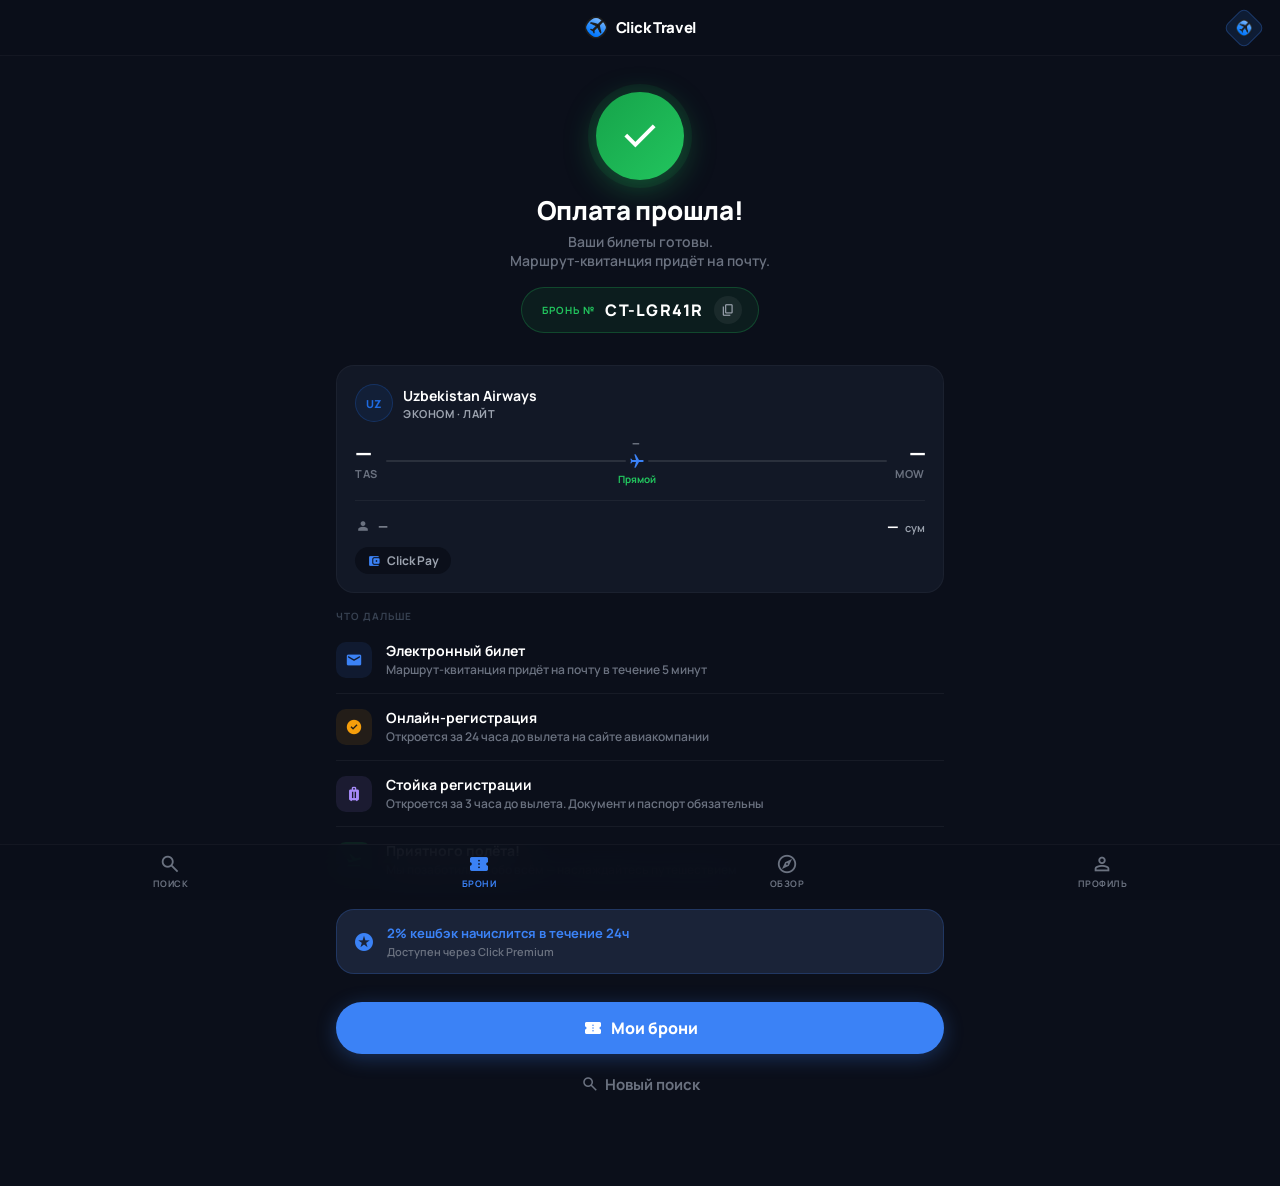
<file: confirmation.html>
<!DOCTYPE html>
<html class="dark" lang="ru">
<head>
<meta charset="utf-8"/>
<meta content="width=device-width, initial-scale=1.0, viewport-fit=cover" name="viewport"/>
<title>Click Travel — Бронирование подтверждено</title>
<link rel="stylesheet" href="design-tokens.css"/>
<link href="https://fonts.googleapis.com/css2?family=Manrope:wght@400;600;700;800&display=swap" rel="stylesheet"/>
<link href="https://fonts.googleapis.com/css2?family=Material+Symbols+Outlined:wght,FILL@100..700,0..1&display=swap" rel="stylesheet"/>
<style>
  * { box-sizing: border-box; margin: 0; padding: 0; }
  html { overflow-y: auto; -webkit-overflow-scrolling: touch; }
  body {
    font-family: var(--font);
    background: var(--c-bg);
    color: var(--c-text);
    min-height: 100dvh;
    padding-bottom: calc(76px + env(safe-area-inset-bottom));
    -webkit-tap-highlight-color: transparent;
  }
  .material-symbols-outlined {
    font-variation-settings: 'FILL' 0, 'wght' 400, 'GRAD' 0, 'opsz' 24;
    display: inline-block; line-height: 1;
  }

  /* ── Hero animations ── */
  @keyframes bounceIn {
    0%   { transform: scale(0.4); opacity: 0; }
    55%  { transform: scale(1.15); opacity: 1; }
    75%  { transform: scale(0.93); }
    100% { transform: scale(1); }
  }
  @keyframes pulseFade {
    0%   { transform: scale(1);   opacity: 0.5; }
    100% { transform: scale(2.2); opacity: 0; }
  }
  @keyframes slideUp {
    from { transform: translateY(20px); opacity: 0; }
    to   { transform: translateY(0);    opacity: 1; }
  }
  @keyframes fadeIn {
    from { opacity: 0; }
    to   { opacity: 1; }
  }

  .check-wrap {
    position: relative;
    width: 88px;
    height: 88px;
    margin: 0 auto;
    animation: bounceIn 0.55s cubic-bezier(0.34,1.56,0.64,1) both;
  }
  .pulse-ring {
    position: absolute;
    inset: 0;
    border-radius: 50%;
    background: rgba(34,197,94,0.18);
    animation: pulseFade 1.6s ease-out 0.4s infinite;
  }
  .pulse-ring-2 {
    position: absolute;
    inset: -8px;
    border-radius: 50%;
    background: rgba(34,197,94,0.08);
    animation: pulseFade 1.6s ease-out 0.8s infinite;
  }
  .check-circle {
    position: relative;
    width: 88px;
    height: 88px;
    border-radius: 50%;
    background: linear-gradient(135deg, #16a34a, #22C55E);
    box-shadow: 0 8px 32px rgba(34,197,94,0.35);
    display: flex;
    align-items: center;
    justify-content: center;
  }

  .hero-text {
    animation: fadeIn 0.4s ease-out 0.45s both;
  }
  .booking-ref-wrap {
    animation: fadeIn 0.4s ease-out 0.6s both;
  }
  .content-card {
    animation: slideUp 0.4s ease-out 0.55s both;
  }
  .content-card:nth-child(2) {
    animation-delay: 0.65s;
  }

  /* ── Booking ref chip ── */
  .ref-chip {
    display: inline-flex;
    align-items: center;
    gap: 10px;
    background: rgba(34,197,94,0.08);
    border: 1px solid rgba(34,197,94,0.25);
    border-radius: 999px;
    padding: 8px 16px 8px 20px;
  }

  /* ── Flight card ── */
  .flight-summary {
    background: var(--c-surface);
    border-radius: var(--r-card);
    padding: 18px;
    border: 1px solid var(--c-border);
  }

  /* ── Next steps ── */
  .step-row {
    display: flex;
    align-items: flex-start;
    gap: 14px;
    padding: 14px 0;
    border-bottom: 1px solid rgba(255,255,255,0.05);
  }
  .step-row:last-child { border-bottom: none; }
  .step-icon {
    width: 36px;
    height: 36px;
    border-radius: 10px;
    display: flex;
    align-items: center;
    justify-content: center;
    flex-shrink: 0;
    margin-top: 1px;
  }

  /* ── CTA buttons ── */
  .btn-primary {
    width: 100%;
    height: var(--btn-h);
    background: var(--c-accent);
    border: none;
    border-radius: var(--r-pill);
    font-family: var(--font);
    font-size: 16px;
    font-weight: 800;
    color: #fff;
    cursor: pointer;
    box-shadow: var(--btn-shadow);
    display: flex;
    align-items: center;
    justify-content: center;
    gap: 8px;
    transition: transform 0.12s;
  }
  .btn-primary:active { transform: scale(0.98); }
  .btn-secondary {
    width: 100%;
    height: var(--btn-h);
    background: none;
    border: none;
    font-family: var(--font);
    font-size: 15px;
    font-weight: 700;
    color: var(--c-dim);
    cursor: pointer;
    display: flex;
    align-items: center;
    justify-content: center;
    gap: 6px;
    transition: color var(--duration-fast);
  }
  .btn-secondary:active { color: var(--c-muted); }

  /* ── Copy feedback ── */
  #copy-toast {
    display: none;
    position: fixed;
    bottom: 120px;
    left: 50%;
    transform: translateX(-50%);
    background: #1a2035;
    color: #fff;
    padding: 8px 20px;
    border-radius: 999px;
    font-size: 13px;
    font-weight: 700;
    pointer-events: none;
    z-index: 999;
    white-space: nowrap;
    animation: fadeIn 0.2s ease;
  }
</style>
</head>
<body>

<!-- ── MINIMAL BRAND HEADER ── -->
<header style="position:sticky;top:0;z-index:50;
               height:var(--header-h);display:flex;align-items:center;justify-content:space-between;
               padding:0 16px;border-bottom:1px solid rgba(255,255,255,0.04);
               background:rgba(11,15,26,0.9);backdrop-filter:blur(20px);-webkit-backdrop-filter:blur(20px);">
  <div style="width:40px;"></div>
  <div style="display:flex;align-items:center;gap:8px;">
    <img src="img/travel_logo.png" alt="Click Travel" style="width:24px;height:24px;object-fit:contain;"/>
    <span style="font-size:15px;font-weight:800;color:#fff;letter-spacing:-0.02em;">Click Travel</span>
  </div>
  <button onclick="openNavMenu()"
          style="width:40px;height:40px;display:flex;align-items:center;justify-content:center;
                 border:none;background:none;cursor:pointer;flex-shrink:0;
                 -webkit-tap-highlight-color:transparent;"
          onpointerdown="this.style.opacity='0.6'"
          onpointerup="this.style.opacity='1'"
          onpointercancel="this.style.opacity='1'">
    <div style="width:30px;height:30px;border-radius:7px;
                background:rgba(59,130,246,0.12);border:1.5px solid rgba(59,130,246,0.28);
                transform:rotate(45deg);display:flex;align-items:center;justify-content:center;
                pointer-events:none;">
      <img src="img/travel_logo.png" alt=""
           style="width:18px;height:18px;object-fit:contain;transform:rotate(-45deg);pointer-events:none;">
    </div>
  </button>
</header>

<!-- ── PAGE CONTENT ── -->
<div style="padding:0 16px;max-width:640px;margin:0 auto;">

  <!-- ── HERO ── -->
  <div style="display:flex;flex-direction:column;align-items:center;padding:36px 0 32px;gap:16px;">

    <!-- Animated checkmark -->
    <div class="check-wrap">
      <div class="pulse-ring"></div>
      <div class="pulse-ring-2"></div>
      <div class="check-circle">
        <span class="material-symbols-outlined"
              style="font-size:44px;color:#fff;font-variation-settings:'FILL' 1,'wght' 600;">check</span>
      </div>
    </div>

    <!-- Headline -->
    <div class="hero-text" style="text-align:center;">
      <h1 style="font-size:26px;font-weight:800;color:#fff;line-height:1.15;letter-spacing:-0.3px;">
        Оплата прошла!
      </h1>
      <p style="font-size:14px;font-weight:600;color:var(--c-dim);margin-top:6px;line-height:1.4;">
        Ваши билеты готовы.<br>Маршрут-квитанция придёт на почту.
      </p>
    </div>

    <!-- Booking reference -->
    <div class="booking-ref-wrap">
      <div class="ref-chip">
        <span style="font-size:10px;font-weight:700;text-transform:uppercase;letter-spacing:0.1em;
                     color:var(--c-success);">Бронь №</span>
        <span id="booking-ref"
              style="font-size:16px;font-weight:800;color:#fff;letter-spacing:0.08em;">CT-——</span>
        <button onclick="copyRef()"
                style="width:28px;height:28px;background:rgba(255,255,255,0.06);
                       border:none;border-radius:50%;cursor:pointer;display:flex;
                       align-items:center;justify-content:center;flex-shrink:0;">
          <span class="material-symbols-outlined" style="font-size:14px;color:var(--c-muted);">content_copy</span>
        </button>
      </div>
    </div>

  </div><!-- /hero -->

  <!-- ── FLIGHT SUMMARY ── -->
  <div class="content-card flight-summary">

    <!-- Airline row -->
    <div style="display:flex;align-items:center;justify-content:space-between;margin-bottom:14px;">
      <div style="display:flex;align-items:center;gap:10px;min-width:0;">
        <div id="fs-badge"
             style="width:38px;height:38px;border-radius:50%;flex-shrink:0;
                    display:flex;align-items:center;justify-content:center;
                    font-size:11px;font-weight:800;letter-spacing:0.02em;
                    background:#1E6AE118;border:1px solid #1E6AE140;color:#1E6AE1;">
          UZ
        </div>
        <div style="min-width:0;">
          <div id="fs-airline"
               style="font-size:14px;font-weight:700;color:#fff;
                      white-space:nowrap;overflow:hidden;text-overflow:ellipsis;">
            Uzbekistan Airways
          </div>
          <div id="fs-class"
               style="font-size:11px;font-weight:700;text-transform:uppercase;
                      letter-spacing:0.05em;color:var(--c-muted);margin-top:1px;">
            Эконом · Лайт
          </div>
        </div>
      </div>
      <div id="fs-date"
           style="font-size:12px;font-weight:700;color:var(--c-muted);flex-shrink:0;margin-left:8px;">—</div>
    </div>

    <!-- Route -->
    <div style="display:flex;align-items:center;gap:8px;">
      <div style="text-align:left;flex-shrink:0;">
        <div id="fs-dep"
             style="font-size:22px;font-weight:800;color:#fff;line-height:1;letter-spacing:-0.5px;">—</div>
        <div id="fs-from"
             style="font-size:11px;font-weight:700;color:var(--c-dim);text-transform:uppercase;
                    letter-spacing:0.06em;margin-top:2px;">TAS</div>
      </div>
      <div style="flex:1;min-width:0;display:flex;flex-direction:column;align-items:center;gap:3px;">
        <div id="fs-dur"
             style="font-size:10px;font-weight:700;color:var(--c-muted);letter-spacing:0.04em;">—</div>
        <div style="width:100%;display:flex;align-items:center;gap:3px;">
          <div style="height:2px;flex:1;background:rgba(255,255,255,0.1);border-radius:1px;"></div>
          <span class="material-symbols-outlined"
                style="font-size:16px;color:var(--c-accent);transform:rotate(90deg);">flight</span>
          <div style="height:2px;flex:1;background:rgba(255,255,255,0.1);border-radius:1px;"></div>
        </div>
        <div id="fs-stops"
             style="font-size:10px;font-weight:700;color:var(--c-success);">Прямой</div>
      </div>
      <div style="text-align:right;flex-shrink:0;">
        <div id="fs-arr"
             style="font-size:22px;font-weight:800;color:#fff;line-height:1;letter-spacing:-0.5px;">—</div>
        <div id="fs-to"
             style="font-size:11px;font-weight:700;color:var(--c-dim);text-transform:uppercase;
                    letter-spacing:0.06em;margin-top:2px;">MOW</div>
      </div>
    </div>

    <!-- Divider -->
    <div style="height:1px;background:rgba(255,255,255,0.05);margin:14px 0;"></div>

    <!-- Passenger + amount row -->
    <div style="display:flex;align-items:center;justify-content:space-between;gap:12px;">
      <div style="display:flex;align-items:center;gap:7px;min-width:0;">
        <span class="material-symbols-outlined"
              style="font-size:16px;color:var(--c-dim);font-variation-settings:'FILL' 1;flex-shrink:0;">person</span>
        <span id="pax-name"
              style="font-size:13px;font-weight:700;color:var(--c-muted);
                     white-space:nowrap;overflow:hidden;text-overflow:ellipsis;">—</span>
      </div>
      <div style="text-align:right;flex-shrink:0;">
        <span id="fs-amount"
              style="font-size:15px;font-weight:800;color:#fff;letter-spacing:-0.3px;">—</span>
        <span style="font-size:11px;font-weight:600;color:var(--c-muted);margin-left:3px;">сум</span>
      </div>
    </div>

    <!-- Payment method pill -->
    <div id="pay-method-pill"
         style="display:inline-flex;align-items:center;gap:6px;
                background:#0b0f1a;border-radius:999px;padding:5px 12px;margin-top:10px;">
      <span id="pay-method-icon" class="material-symbols-outlined"
            style="font-size:14px;color:var(--c-accent);font-variation-settings:'FILL' 1;">account_balance_wallet</span>
      <span id="pay-method-label"
            style="font-size:12px;font-weight:700;color:var(--c-muted);">Click Pay</span>
    </div>

  </div><!-- /flight summary -->

  <!-- ── WHAT'S NEXT ── -->
  <div class="content-card" style="margin-top:16px;">
    <div style="font-size:10px;font-weight:700;text-transform:uppercase;letter-spacing:0.1em;
                color:#374151;margin-bottom:4px;">Что дальше</div>

    <div class="step-row">
      <div class="step-icon" style="background:rgba(59,130,246,0.1);">
        <span class="material-symbols-outlined"
              style="font-size:18px;color:var(--c-accent);font-variation-settings:'FILL' 1;">mail</span>
      </div>
      <div>
        <div style="font-size:14px;font-weight:700;color:#fff;">Электронный билет</div>
        <div style="font-size:12px;font-weight:600;color:var(--c-dim);margin-top:2px;line-height:1.4;">
          Маршрут-квитанция придёт на почту в течение 5 минут
        </div>
      </div>
    </div>

    <div class="step-row">
      <div class="step-icon" style="background:rgba(245,158,11,0.1);">
        <span class="material-symbols-outlined"
              style="font-size:18px;color:#F59E0B;font-variation-settings:'FILL' 1;">check_circle</span>
      </div>
      <div>
        <div style="font-size:14px;font-weight:700;color:#fff;">Онлайн-регистрация</div>
        <div id="checkin-text"
             style="font-size:12px;font-weight:600;color:var(--c-dim);margin-top:2px;line-height:1.4;">
          Откроется за 24 часа до вылета на сайте авиакомпании
        </div>
      </div>
    </div>

    <div class="step-row">
      <div class="step-icon" style="background:rgba(167,139,250,0.1);">
        <span class="material-symbols-outlined"
              style="font-size:18px;color:#A78BFA;font-variation-settings:'FILL' 1;">luggage</span>
      </div>
      <div>
        <div style="font-size:14px;font-weight:700;color:#fff;">Стойка регистрации</div>
        <div id="counter-text"
             style="font-size:12px;font-weight:600;color:var(--c-dim);margin-top:2px;line-height:1.4;">
          Откроется за 3 часа до вылета. Документ и паспорт обязательны
        </div>
      </div>
    </div>

    <div class="step-row">
      <div class="step-icon" style="background:rgba(34,197,94,0.1);">
        <span class="material-symbols-outlined"
              style="font-size:18px;color:var(--c-success);font-variation-settings:'FILL' 1;">flight_takeoff</span>
      </div>
      <div>
        <div style="font-size:14px;font-weight:700;color:#fff;">Приятного полёта!</div>
        <div style="font-size:12px;font-weight:600;color:var(--c-dim);margin-top:2px;line-height:1.4;">
          Мы позаботились обо всём — наслаждайтесь путешествием
        </div>
      </div>
    </div>

  </div><!-- /what's next -->

  <!-- ── KESHBEK CALLOUT ── -->
  <div id="cashback-callout"
       style="display:none;margin-top:16px;background:var(--c-surface-accent);border:1px solid var(--c-accent-border);
              border-radius:18px;padding:14px 16px;display:flex;align-items:center;gap:12px;">
    <span class="material-symbols-outlined"
          style="font-size:22px;color:var(--c-accent);flex-shrink:0;font-variation-settings:'FILL' 1;">stars</span>
    <div>
      <div style="font-size:13px;font-weight:700;color:var(--c-accent);" id="cashback-label">
        2% кешбэк начислится в течение 24ч
      </div>
      <div style="font-size:11px;font-weight:600;color:var(--c-dim);margin-top:2px;">
        Доступен через Click Premium
      </div>
    </div>
  </div>

  <!-- ── CTAs ── -->
  <div style="margin-top:28px;display:flex;flex-direction:column;gap:4px;">
    <button class="btn-primary" onclick="goToBookings()">
      <span class="material-symbols-outlined"
            style="font-size:20px;font-variation-settings:'FILL' 1;">confirmation_number</span>
      Мои брони
    </button>
    <button class="btn-secondary" onclick="newSearch()">
      <span class="material-symbols-outlined" style="font-size:18px;">search</span>
      Новый поиск
    </button>
  </div>

</div><!-- /content -->

<!-- Copy toast -->
<div id="copy-toast">Скопировано!</div>

<!-- ── BOTTOM NAV ── -->
<nav style="position:fixed;bottom:0;left:0;width:100%;z-index:51;
            display:flex;justify-content:space-around;align-items:center;
            border-top:1px solid rgba(255,255,255,0.04);
            background:rgba(11,15,26,0.9);backdrop-filter:blur(20px);-webkit-backdrop-filter:blur(20px);
            padding:6px 16px max(8px,env(safe-area-inset-bottom));">
  <a href="index.html"
     style="display:flex;flex-direction:column;align-items:center;color:var(--c-dim);
            text-decoration:none;padding:2px 8px;-webkit-tap-highlight-color:transparent;">
    <span class="material-symbols-outlined" style="font-size:22px;">search</span>
    <span style="font-size:9px;font-weight:700;text-transform:uppercase;letter-spacing:0.06em;margin-top:2px;">Поиск</span>
  </a>
  <a href="#"
     style="display:flex;flex-direction:column;align-items:center;color:var(--c-accent);
            text-decoration:none;padding:2px 8px;-webkit-tap-highlight-color:transparent;">
    <span class="material-symbols-outlined" style="font-size:22px;font-variation-settings:'FILL' 1;">confirmation_number</span>
    <span style="font-size:9px;font-weight:700;text-transform:uppercase;letter-spacing:0.06em;margin-top:2px;color:var(--c-accent);">Брони</span>
  </a>
  <a href="#"
     style="display:flex;flex-direction:column;align-items:center;color:var(--c-dim);
            text-decoration:none;padding:2px 8px;-webkit-tap-highlight-color:transparent;">
    <span class="material-symbols-outlined" style="font-size:22px;">explore</span>
    <span style="font-size:9px;font-weight:700;text-transform:uppercase;letter-spacing:0.06em;margin-top:2px;">Обзор</span>
  </a>
  <a href="#"
     style="display:flex;flex-direction:column;align-items:center;color:var(--c-dim);
            text-decoration:none;padding:2px 8px;-webkit-tap-highlight-color:transparent;">
    <span class="material-symbols-outlined" style="font-size:22px;">person</span>
    <span style="font-size:9px;font-weight:700;text-transform:uppercase;letter-spacing:0.06em;margin-top:2px;">Профиль</span>
  </a>
</nav>

<script>
const MS_SHORT = ['Янв','Фев','Мар','Апр','Май','Июн','Июл','Авг','Сен','Окт','Ноя','Дек'];

function fmtDate(d) {
  return d ? `${d.getDate()} ${MS_SHORT[d.getMonth()]}` : '';
}
function fmtM(n) {
  return n.toLocaleString('ru-RU').replace(/\u00A0/g, ' ');
}

// ── Booking reference ─────────────────────────────────────────────────────────
function getOrCreateRef() {
  let ref = sessionStorage.getItem('ct_booking_ref');
  if (!ref) {
    ref = 'CT-' + Math.random().toString(36).slice(2,8).toUpperCase();
    sessionStorage.setItem('ct_booking_ref', ref);
  }
  return ref;
}

window.copyRef = function() {
  const ref = document.getElementById('booking-ref').textContent;
  navigator.clipboard?.writeText(ref).catch(() => {});
  const toast = document.getElementById('copy-toast');
  toast.style.display = 'block';
  setTimeout(() => { toast.style.display = 'none'; }, 1600);
};

// ── Navigate ──────────────────────────────────────────────────────────────────
window.goToBookings = function() {
  alert('Мои брони — скоро');
};
window.newSearch = function() {
  window.location.href = 'index.html';
};

// ── Init ──────────────────────────────────────────────────────────────────────
(function init() {
  let flight = {}, search = {}, fare = {}, payment = {};
  try { flight  = JSON.parse(sessionStorage.getItem('ct_flight')   || '{}'); } catch(e) {}
  try { search  = JSON.parse(sessionStorage.getItem('ct_search')   || '{}'); } catch(e) {}
  try { fare    = JSON.parse(sessionStorage.getItem('ct_fare')     || '{}'); } catch(e) {}
  try { payment = JSON.parse(sessionStorage.getItem('ct_payment')  || '{}'); } catch(e) {}

  // Booking ref
  document.getElementById('booking-ref').textContent = getOrCreateRef();

  // Flight summary
  const from      = search.from || flight.from || { name: 'Ташкент', code: 'TAS' };
  const to        = search.to   || flight.to   || { name: 'Москва',  code: 'MOW' };
  const depDate   = search.depDate ? new Date(search.depDate) : null;
  const cls       = search.cls === 'business' ? 'Бизнес' : 'Эконом';
  const fareNames = { lite:'Лайт', standard:'Стандарт', flex:'Флекс' };
  const fareName  = fareNames[fare.name] || 'Лайт';

  const airlineName  = flight.airlineName  || 'Uzbekistan Airways';
  const airlineCode  = flight.airlineCode  || 'UZ';
  const airlineColor = flight.airlineColor || '#1E6AE1';

  const badge = document.getElementById('fs-badge');
  badge.textContent       = airlineCode;
  badge.style.color       = airlineColor;
  badge.style.background  = airlineColor + '18';
  badge.style.borderColor = airlineColor + '40';

  document.getElementById('fs-airline').textContent = airlineName;
  document.getElementById('fs-class').textContent   = `${cls} · ${fareName}`;
  document.getElementById('fs-dep').textContent     = flight.dep || '—';
  document.getElementById('fs-arr').textContent     = flight.arr || '—';
  document.getElementById('fs-dur').textContent     = flight.duration || '—';
  document.getElementById('fs-from').textContent    = from.code;
  document.getElementById('fs-to').textContent      = to.code;
  document.getElementById('fs-date').textContent    = depDate ? fmtDate(depDate) : '';

  const stopsEl = document.getElementById('fs-stops');
  if (flight.stops && flight.stops.count) {
    stopsEl.textContent = `${flight.stops.count} пересадка`;
    stopsEl.style.color = '#F59E0B';
  } else {
    stopsEl.textContent = 'Прямой';
    stopsEl.style.color = '#22C55E';
  }

  // Passenger
  let passengerName = '';
  try {
    const pd = JSON.parse(sessionStorage.getItem('ct_passenger') || '{}');
    if (pd.lastName && pd.firstName) passengerName = `${pd.lastName} ${pd.firstName}`;
  } catch(e) {}
  document.getElementById('pax-name').textContent = passengerName || '—';

  // Amount
  const amount = payment.amount || fare.price || flight.price || 0;
  document.getElementById('fs-amount').textContent = amount ? fmtM(amount) : '—';

  // Cashback
  if (amount) {
    const cashback = Math.round(amount * 0.02);
    document.getElementById('cashback-label').textContent =
      `${fmtM(cashback)} сум кешбэк начислится в течение 24ч`;
    document.getElementById('cashback-callout').style.display = 'flex';
  }

  // Payment method label
  const methodMap = {
    click:  { label: 'Click Pay',    icon: 'account_balance_wallet' },
    uzcard: { label: 'UzCard •••• 7723', icon: 'credit_card' },
    humo:   { label: 'Humo •••• 4411',   icon: 'credit_card' },
  };
  const m = methodMap[payment.method] || methodMap.click;
  document.getElementById('pay-method-label').textContent  = m.label;
  document.getElementById('pay-method-icon').textContent   = m.icon;

  // Check-in text with dep date
  if (depDate) {
    const checkinDate = new Date(depDate);
    checkinDate.setDate(checkinDate.getDate() - 1);
    document.getElementById('checkin-text').textContent =
      `Откроется ${checkinDate.getDate()} ${MS_SHORT[checkinDate.getMonth()]} за 24ч до вылета на сайте ${airlineName}`;
    document.getElementById('counter-text').textContent =
      `${depDate.getDate()} ${MS_SHORT[depDate.getMonth()]} в ${flight.dep || '—'}. Стойка открывается за 3 часа`;
  }
})();
</script>
<script src="js/nav-menu.js"></script>
</body>
</html>
</file>
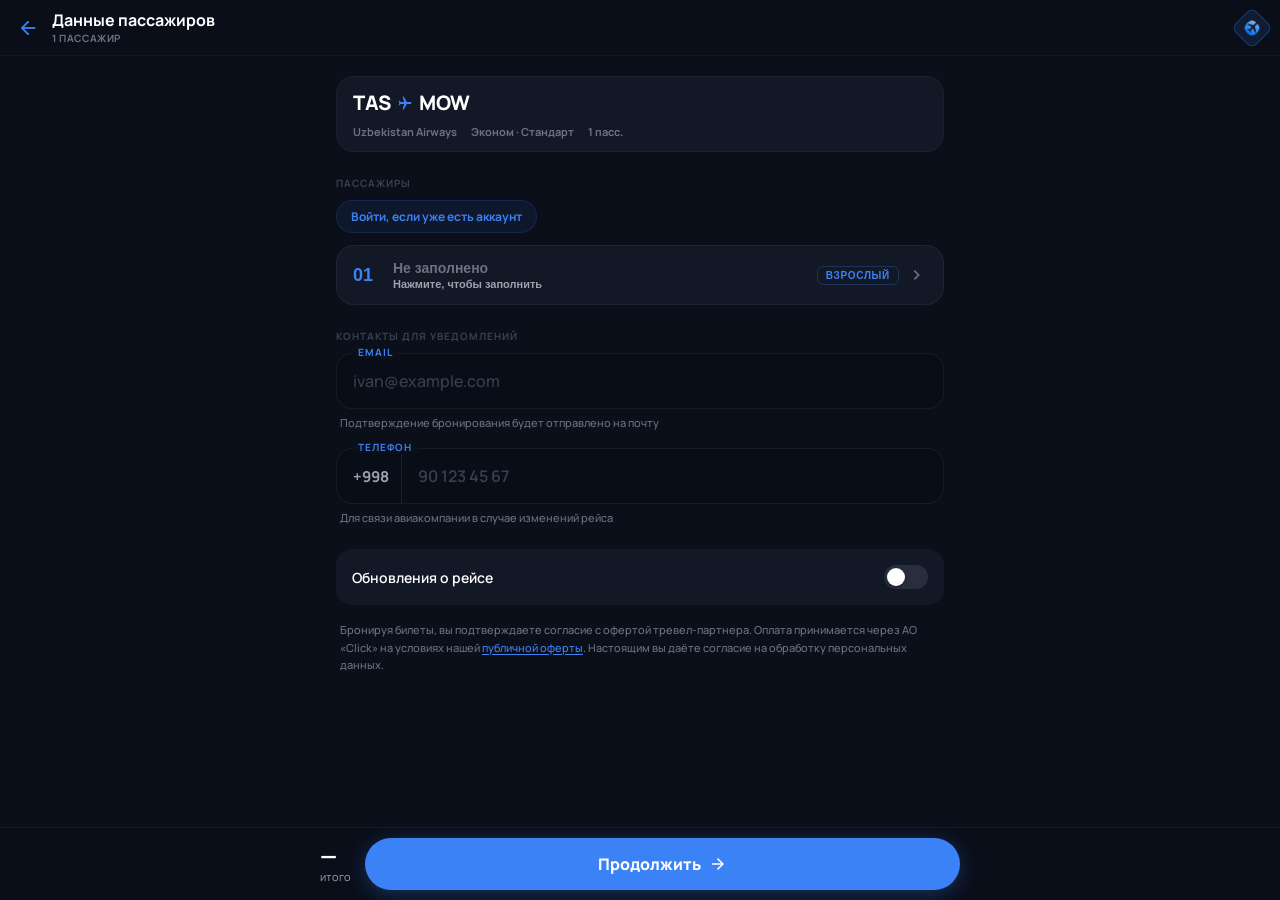
<file: passenger_details.html>
<!DOCTYPE html>
<html class="dark" lang="ru">
<head>
<meta charset="utf-8"/>
<meta content="width=device-width, initial-scale=1.0, viewport-fit=cover" name="viewport"/>
<title>Click Travel — Данные пассажиров</title>
<link rel="stylesheet" href="design-tokens.css"/>
<link href="https://fonts.googleapis.com/css2?family=Manrope:wght@400;600;700;800&display=swap" rel="stylesheet"/>
<link href="https://fonts.googleapis.com/css2?family=Material+Symbols+Outlined:wght,FILL@100..700,0..1&display=swap" rel="stylesheet"/>
<style>
  * { box-sizing: border-box; margin: 0; padding: 0; }
  html { overflow-y: auto; -webkit-overflow-scrolling: touch; }
  input, select, textarea { font-size: 16px; }
  body {
    font-family: var(--font);
    background: var(--c-bg);
    color: var(--c-text);
    min-height: max(884px, 100dvh);
    padding-bottom: calc(100px + env(safe-area-inset-bottom));
    -webkit-tap-highlight-color: transparent;
  }
  .material-symbols-outlined {
    font-variation-settings: 'FILL' 0, 'wght' 400, 'GRAD' 0, 'opsz' 24;
    display: inline-block; line-height: 1;
  }
  .glass {
    background: var(--glass-bg);
    backdrop-filter: blur(20px);
    -webkit-backdrop-filter: blur(20px);
  }

  /* ── Section label ── */
  .section-label {
    font-size: 10px;
    font-weight: 700;
    text-transform: uppercase;
    letter-spacing: 0.1em;
    color: var(--c-label);
    margin-bottom: 10px;
  }

  /* ── Passenger card ── */
  .pax-card {
    background: var(--c-surface);
    border: 1px solid rgba(255,255,255,0.05);
    border-radius: var(--r-card);
    padding: 14px 16px;
    display: flex;
    align-items: center;
    gap: 14px;
    cursor: pointer;
    transition: background 0.15s;
    -webkit-tap-highlight-color: transparent;
    width: 100%;
    text-align: left;
  }
  .pax-card:active { background: var(--c-surface-hi); }

  .pax-card__num {
    font-size: 18px;
    font-weight: 800;
    color: var(--c-accent);
    flex-shrink: 0;
    width: 26px;
    line-height: 1;
  }
  .pax-card__info { flex: 1; min-width: 0; }
  .pax-card__name {
    font-size: 14px;
    font-weight: 700;
    color: #fff;
    white-space: nowrap;
    overflow: hidden;
    text-overflow: ellipsis;
  }
  .pax-card__name--empty { color: var(--c-dim); font-weight: 600; }
  .pax-card__sub {
    font-size: 11px;
    font-weight: 600;
    color: var(--c-muted);
    margin-top: 2px;
  }
  .pax-card__badges {
    display: flex;
    align-items: center;
    gap: 8px;
    flex-shrink: 0;
  }
  .pax-card__type {
    font-size: 10px;
    font-weight: 800;
    text-transform: uppercase;
    letter-spacing: 0.07em;
    border-radius: 6px;
    padding: 3px 8px;
  }
  .pax-card__type--adult   { color: var(--c-accent);   border: 1px solid rgba(59,130,246,0.25);  }
  .pax-card__type--child   { color: var(--c-warning);  border: 1px solid rgba(245,158,11,0.25);  }
  .pax-card__type--infant  { color: var(--c-success);  border: 1px solid rgba(34,197,94,0.25);   }

  .pax-card__done {
    width: 20px;
    height: 20px;
    border-radius: 50%;
    background: rgba(34,197,94,0.12);
    border: 1px solid rgba(34,197,94,0.3);
    display: flex;
    align-items: center;
    justify-content: center;
    flex-shrink: 0;
  }
  .pax-card__done .material-symbols-outlined {
    font-size: 13px;
    color: var(--c-success);
    font-variation-settings: 'FILL' 1, 'wght' 700;
  }

  /* ── Floating-label fields ── */
  .field { position: relative; }
  .field > label {
    position: absolute;
    top: -8px;
    left: 16px;
    padding: 0 6px;
    background: var(--c-bg);
    font-size: 10px;
    font-weight: 700;
    text-transform: uppercase;
    letter-spacing: 0.1em;
    color: var(--c-accent);
    z-index: 1;
    pointer-events: none;
    transition: color 0.15s;
  }
  .field.field--sheet > label { background: var(--c-surface); }
  .field input,
  .field select {
    width: 100%;
    height: var(--field-h);
    background: var(--c-bg-deep);
    border: 1px solid var(--c-border-md);
    border-radius: 16px;
    padding: 0 16px;
    color: #fff;
    font-family: var(--font);
    font-size: 16px;
    font-weight: 600;
    appearance: none;
    -webkit-appearance: none;
    outline: none;
    transition: border-color 0.15s;
  }
  .field input:focus,
  .field select:focus { border-color: var(--c-accent); }
  .field input::placeholder {
    color: rgba(107,114,128,0.5);
    font-weight: 500;
  }
  .field select option {
    background: var(--c-surface);
    color: #fff;
  }
  /* Error state */
  .field.field--error > label { color: var(--c-error); }
  .field.field--error input,
  .field.field--error select { border-color: rgba(239,68,68,0.55); }
  .field.field--error .field-err {
    display: block;
  }
  .field-err {
    display: none;
    font-size: 10px;
    font-weight: 700;
    color: var(--c-error);
    margin-top: 4px;
    padding-left: 6px;
  }

  /* ── Date input with calendar ── */
  .date-wrap {
    position: relative;
    height: var(--field-h);
  }
  .date-wrap input[type="text"] {
    width: 100%;
    height: 100%;
    background: var(--c-bg-deep);
    border: 1px solid var(--c-border-md);
    border-radius: 16px;
    padding: 0 48px 0 16px;
    color: #fff;
    font-family: var(--font);
    font-size: 16px;
    font-weight: 600;
    outline: none;
    transition: border-color 0.15s;
  }
  .date-wrap input[type="text"]:focus { border-color: var(--c-accent); }
  .date-wrap input[type="text"]::placeholder {
    color: rgba(107,114,128,0.5);
    font-weight: 500;
  }
  .date-cal-btn {
    position: absolute;
    right: 12px; top: 50%;
    transform: translateY(-50%);
    background: none;
    border: none;
    cursor: pointer;
    padding: 6px;
    color: var(--c-dim);
    display: flex;
    align-items: center;
    justify-content: center;
    -webkit-tap-highlight-color: transparent;
    overflow: hidden;
  }
  .date-cal-btn:active { color: var(--c-accent); }
  .date-cal-btn .material-symbols-outlined { font-size: 20px; position: relative; pointer-events: none; }
  .date-native-input {
    position: absolute;
    inset: 0;
    opacity: 0;
    cursor: pointer;
    width: 100%;
    height: 100%;
    border: none;
    background: transparent;
    padding: 0;
    z-index: 1;
  }
  /* Error state for date-wrap */
  .date-field-outer.field--error .date-wrap input[type="text"] { border-color: rgba(239,68,68,0.55); }
  .date-field-outer.field--error > label { color: var(--c-error); }
  .date-field-outer.field--error .field-err { display: block; }

  /* ── Gender segment control ── */
  .gender-field-outer { position: relative; }
  .gender-field-outer > label {
    position: absolute;
    top: -8px; left: 16px;
    padding: 0 6px;
    background: var(--c-surface);
    font-size: 10px;
    font-weight: 700;
    text-transform: uppercase;
    letter-spacing: 0.1em;
    color: var(--c-accent);
    z-index: 1;
    pointer-events: none;
  }
  .gender-wrap {
    height: var(--field-h);
    background: var(--c-bg-deep);
    border: 1px solid var(--c-border-md);
    border-radius: 16px;
    display: flex;
    padding: 5px;
    gap: 4px;
  }
  .gender-btn {
    flex: 1;
    border: 1.5px solid transparent;
    border-radius: 12px;
    font-family: var(--font);
    font-size: 13px;
    font-weight: 700;
    cursor: pointer;
    transition: background var(--duration-med), color var(--duration-med), border-color var(--duration-med);
    background: transparent;
    color: var(--c-dim);
  }
  .gender-btn.active {
    background: rgba(59,130,246,0.15);
    color: #fff;
    border-color: var(--c-accent);
  }

  /* ── Select chevron ── */
  .select-wrap { position: relative; }
  .select-wrap .chevron {
    position: absolute;
    right: 14px;
    top: 50%;
    transform: translateY(-50%);
    color: var(--c-dim);
    font-size: 20px;
    pointer-events: none;
  }

  /* ── Phone field ── */
  .phone-wrap {
    display: flex;
    align-items: center;
    background: var(--c-bg-deep);
    border: 1px solid var(--c-border-md);
    border-radius: 16px;
    height: var(--field-h);
    overflow: hidden;
    transition: border-color 0.15s;
  }
  .phone-wrap:focus-within { border-color: var(--c-accent); }
  .phone-wrap.field--error { border-color: rgba(239,68,68,0.55); }
  .phone-prefix {
    padding: 0 12px 0 16px;
    font-size: 15px;
    font-weight: 700;
    color: var(--c-muted);
    white-space: nowrap;
    border-right: 1px solid var(--c-border-hi);
    height: 100%;
    display: flex;
    align-items: center;
    flex-shrink: 0;
  }
  .phone-wrap input {
    flex: 1;
    height: 100%;
    background: transparent;
    border: none;
    padding: 0 16px;
    color: #fff;
    font-family: var(--font);
    font-size: 16px;
    font-weight: 600;
    outline: none;
  }
  .phone-wrap input::placeholder { color: rgba(107,114,128,0.5); }

  /* ── Toggle switch ── */
  .toggle-row {
    display: flex;
    align-items: center;
    justify-content: space-between;
    background: var(--c-surface);
    border-radius: 16px;
    padding: 16px;
    cursor: pointer;
  }
  .toggle {
    width: 44px; height: 24px;
    border-radius: var(--r-pill);
    position: relative;
    transition: background var(--duration-med);
    flex-shrink: 0;
  }
  .toggle.on  { background: var(--c-accent); }
  .toggle.off { background: rgba(107,114,128,0.25); }
  .toggle-thumb {
    position: absolute; top: 3px;
    width: 18px; height: 18px;
    border-radius: 50%; background: #fff;
    transition: left var(--duration-med);
    box-shadow: 0 1px 4px rgba(0,0,0,0.3);
  }
  .toggle.on  .toggle-thumb { left: 23px; }
  .toggle.off .toggle-thumb { left: 3px; }

  /* ── Bottom Sheet ── */
  .pax-sheet {
    position: fixed;
    bottom: 0; left: 0; right: 0;
    z-index: 200;
    max-width: 640px;
    margin: 0 auto;
    background: var(--c-surface);
    border-radius: var(--r-sheet) var(--r-sheet) 0 0;
    box-shadow: var(--sheet-shadow);
    overflow: hidden;
    display: none;
    flex-direction: column;
    max-height: 92dvh;
    max-height: 92vh;
  }
  .sheet-handle {
    width: 36px; height: 4px;
    border-radius: 2px;
    background: rgba(255,255,255,0.12);
    margin: 10px auto 0;
    flex-shrink: 0;
    cursor: grab;
  }
  .sheet-header {
    display: flex;
    align-items: center;
    padding: 14px 16px 10px;
    flex-shrink: 0;
    gap: 10px;
  }
  .sheet-header__title {
    flex: 1;
    font-size: 17px;
    font-weight: 800;
    color: #fff;
  }
  .sheet-header__close {
    width: 36px; height: 36px;
    border-radius: 50%;
    background: rgba(255,255,255,0.08);
    border: none;
    cursor: pointer;
    display: flex;
    align-items: center;
    justify-content: center;
    flex-shrink: 0;
    margin-left: auto;
    -webkit-tap-highlight-color: transparent;
    color: var(--c-muted);
  }
  .sheet-header__close .material-symbols-outlined { font-size: 20px; }
  .sheet-scroll {
    overflow-y: auto;
    -webkit-overflow-scrolling: touch;
    padding: 6px 16px 0;
    flex: 1;
    min-height: 0;
  }
  .sheet-footer {
    padding: 12px 16px calc(12px + env(safe-area-inset-bottom, 0px));
    flex-shrink: 0;
    background: var(--c-surface);
    border-top: 1px solid rgba(255,255,255,0.04);
  }
  .sheet-save-btn {
    width: 100%;
    height: var(--btn-h);
    background: var(--c-accent);
    border: none;
    border-radius: var(--r-pill);
    font-family: var(--font);
    font-size: 16px;
    font-weight: 800;
    color: #fff;
    cursor: pointer;
    box-shadow: var(--btn-shadow);
    display: flex;
    align-items: center;
    justify-content: center;
    gap: 8px;
    -webkit-tap-highlight-color: transparent;
    transition: transform 0.1s;
  }
  .sheet-save-btn:active { transform: scale(0.98); }

  /* Sheet labels: static above-field, no floating plate */
  .pax-sheet .field > label,
  .pax-sheet .date-field-outer > label,
  .pax-sheet .gender-field-outer > label {
    position: static !important;
    display: block;
    padding: 0 2px;
    margin-bottom: 8px;
    background: transparent !important;
    top: auto !important;
    left: auto !important;
  }

  /* Sheet sub-section divider */
  .sheet-section {
    font-size: 10px;
    font-weight: 700;
    text-transform: uppercase;
    letter-spacing: 0.1em;
    color: var(--c-label);
    padding: 8px 0 12px;
  }
</style>
</head>
<body>

<!-- ── HEADER ── -->
<header class="glass"
        style="position:fixed;top:0;width:100%;z-index:50;
               height:var(--header-h);display:flex;align-items:center;padding:0 8px;
               border-bottom:1px solid rgba(255,255,255,0.04);">
  <button onclick="window.location.href='ticket.html'"
          style="width:40px;height:40px;display:flex;align-items:center;justify-content:center;
                 border:none;background:none;cursor:pointer;border-radius:50%;
                 -webkit-tap-highlight-color:transparent;flex-shrink:0;"
          onpointerdown="this.style.background='rgba(255,255,255,0.08)'"
          onpointerup="this.style.background='none'"
          onpointercancel="this.style.background='none'">
    <span class="material-symbols-outlined" style="color:var(--c-accent);font-size:22px;">arrow_back</span>
  </button>
  <div style="margin-left:4px;flex:1;">
    <div style="font-size:16px;font-weight:700;color:#fff;line-height:1.2;">Данные пассажиров</div>
    <div id="hdr-pax-label"
         style="font-size:10px;font-weight:700;text-transform:uppercase;
                letter-spacing:0.06em;color:var(--c-dim);line-height:1.2;margin-top:1px;">
      1 пассажир
    </div>
  </div>
  <button onclick="openNavMenu()"
          style="width:40px;height:40px;display:flex;align-items:center;justify-content:center;
                 border:none;background:none;cursor:pointer;flex-shrink:0;
                 -webkit-tap-highlight-color:transparent;"
          onpointerdown="this.style.opacity='0.6'"
          onpointerup="this.style.opacity='1'"
          onpointercancel="this.style.opacity='1'">
    <div style="width:30px;height:30px;border-radius:7px;
                background:rgba(59,130,246,0.12);border:1.5px solid rgba(59,130,246,0.28);
                transform:rotate(45deg);display:flex;align-items:center;justify-content:center;
                pointer-events:none;">
      <img src="img/travel_logo.png" alt=""
           style="width:18px;height:18px;object-fit:contain;transform:rotate(-45deg);pointer-events:none;">
    </div>
  </button>
</header>

<!-- ── PAGE CONTENT ── -->
<div style="padding:var(--content-top) 16px 0;max-width:640px;margin:0 auto;">

  <!-- ── FLIGHT SUMMARY (compact) ── -->
  <div style="background:var(--c-surface);border-radius:var(--r-card);padding:12px 16px;margin-top:12px;
              border:1px solid rgba(255,255,255,0.04);">
    <div style="display:flex;align-items:center;gap:6px;margin-bottom:8px;">
      <span id="fs-from" style="font-size:20px;font-weight:800;color:#fff;letter-spacing:-0.3px;">TAS</span>
      <span class="material-symbols-outlined"
            style="font-size:16px;color:var(--c-accent);
                   font-variation-settings:'FILL' 0,'wght' 400;transform:rotate(90deg);">flight</span>
      <span id="fs-to" style="font-size:20px;font-weight:800;color:#fff;letter-spacing:-0.3px;">MOW</span>
      <div style="flex:1;"></div>
      <span id="fs-date" style="font-size:13px;font-weight:700;color:var(--c-muted);">29 Апр</span>
    </div>
    <div style="display:flex;align-items:center;gap:6px;flex-wrap:wrap;">
      <span id="fs-airline" style="font-size:11px;font-weight:700;color:var(--c-dim);">Uzbekistan Airways</span>
      <span style="font-size:11px;color:var(--c-border-md);">·</span>
      <span id="fs-class" style="font-size:11px;font-weight:700;color:var(--c-dim);">Эконом · Лайт</span>
      <span style="font-size:11px;color:var(--c-border-md);">·</span>
      <span id="fs-pax-count" style="font-size:11px;font-weight:700;color:var(--c-dim);">1 пасс.</span>
    </div>
  </div>

  <!-- ── PASSENGER LIST ── -->
  <div style="margin-top:24px;">
    <div class="section-label">Пассажиры</div>
    <!-- Login CTA — shown only when unauthenticated -->
    <div id="pax-login-cta" style="display:none;margin-bottom:12px;">
      <a href="profile.html"
         style="display:inline-flex;align-items:center;gap:6px;
                background:rgba(59,130,246,0.08);border:1px solid rgba(59,130,246,0.15);
                border-radius:999px;padding:7px 14px;text-decoration:none;
                font-family:var(--font);font-size:12px;font-weight:700;color:var(--c-accent);">
        Войти, если уже есть аккаунт
      </a>
    </div>
    <div id="pax-list" style="display:flex;flex-direction:column;gap:8px;"></div>
  </div>

  <!-- ── CONTACTS ── -->
  <div style="margin-top:24px;">
    <div class="section-label">Контакты для уведомлений</div>
    <div style="display:flex;flex-direction:column;gap:18px;">

      <div>
        <div class="field" id="cont-email-field">
          <label>Email</label>
          <input id="cont-email" type="email" placeholder="ivan@example.com" autocomplete="email"/>
          <span class="field-err" id="cont-email-err">Введите корректный email</span>
        </div>
        <p style="font-size:11px;color:var(--c-dim);font-weight:500;padding:0 4px;margin-top:6px;">
          Подтверждение бронирования будет отправлено на почту
        </p>
      </div>

      <div>
        <div style="position:relative;">
          <label style="position:absolute;top:-8px;left:16px;padding:0 6px;
                        background:var(--c-bg);font-size:10px;font-weight:700;
                        text-transform:uppercase;letter-spacing:0.1em;
                        color:var(--c-accent);z-index:1;pointer-events:none;">Телефон</label>
          <div class="phone-wrap" id="cont-phone-wrap">
            <span class="phone-prefix">+998</span>
            <input id="cont-phone" type="tel" placeholder="90 123 45 67" autocomplete="tel"/>
          </div>
          <span class="field-err" id="cont-phone-err" style="display:none;font-size:10px;font-weight:700;color:var(--c-error);margin-top:4px;padding-left:6px;">Введите номер телефона</span>
        </div>
        <p style="font-size:11px;color:var(--c-dim);font-weight:500;padding:0 4px;margin-top:6px;">
          Для связи авиакомпании в случае изменений рейса
        </p>
      </div>
    </div>
  </div>

  <!-- ── SETTINGS ── -->
  <div style="margin-top:24px;display:flex;flex-direction:column;gap:10px;">
    <div class="toggle-row" onclick="toggleSwitch('flight-updates')">
      <span style="font-size:14px;font-weight:600;color:#fff;">Обновления о рейсе</span>
      <div class="toggle off" id="flight-updates">
        <div class="toggle-thumb"></div>
      </div>
    </div>
  </div>

  <p style="font-size:11px;color:var(--c-dim);font-weight:500;line-height:1.6;padding:0 4px;margin-top:16px;">
    Бронируя билеты, вы подтверждаете согласие с офертой тревел-партнера. Оплата принимается через АО «Click» на условиях нашей
    <a href="https://click.uz/ru/terms" target="_blank"
       style="color:var(--c-accent);text-decoration:underline;text-underline-offset:2px;">публичной оферты</a>.
    Настоящим вы даёте согласие на обработку персональных данных.
  </p>

</div><!-- /page content -->

<!-- ── BOTTOM ACTION BAR ── -->
<div class="glass"
     style="position:fixed;bottom:env(safe-area-inset-bottom, 0px);
            left:0;width:100%;z-index:50;
            border-top:1px solid rgba(255,255,255,0.05);padding:10px 16px;">
  <div style="max-width:640px;margin:0 auto;display:flex;align-items:center;gap:14px;">
    <div style="flex-shrink:0;">
      <div id="bar-price"
           style="font-size:22px;font-weight:800;color:#fff;line-height:1;letter-spacing:-0.5px;">
        —
      </div>
      <div style="font-size:11px;color:var(--c-muted);margin-top:2px;">итого</div>
    </div>
    <button onclick="goToConfirmation()"
            style="flex:1;height:var(--btn-h);background:var(--c-accent);border:none;border-radius:var(--r-pill);
                   font-family:var(--font);font-size:16px;font-weight:800;color:#fff;
                   cursor:pointer;box-shadow:var(--btn-shadow);
                   display:flex;align-items:center;justify-content:center;gap:8px;
                   -webkit-tap-highlight-color:transparent;transition:transform 0.1s;"
            onpointerdown="this.style.transform='scale(0.98)'"
            onpointerup="this.style.transform='scale(1)'"
            onpointercancel="this.style.transform='scale(1)'">
      Продолжить
      <span class="material-symbols-outlined" style="font-size:18px;">arrow_forward</span>
    </button>
  </div>
</div>

<!-- ── PASSENGER BOTTOM SHEET ── -->
<div class="pax-sheet" id="pax-sheet">
  <div class="sheet-handle" id="pax-sheet-handle"></div>

  <div class="sheet-header">
    <div style="flex:1;min-width:0;">
      <div class="sheet-header__title" id="sheet-title">Пассажир 1</div>
      <div id="sheet-type-badge"
           style="display:inline-block;font-size:10px;font-weight:800;text-transform:uppercase;
                  letter-spacing:0.07em;color:var(--c-accent);border:1px solid rgba(59,130,246,0.25);
                  border-radius:6px;padding:2px 7px;margin-top:3px;">Взрослый</div>
    </div>
    <button class="sheet-header__close" id="sheet-close-btn" type="button">
      <span class="material-symbols-outlined">close</span>
    </button>
  </div>

  <!-- ── View 1: Selection ── -->
  <div class="sheet-scroll" id="sheet-view-select">
    <div id="sheet-saved-options" style="display:flex;flex-direction:column;gap:8px;margin-bottom:4px;"></div>
    <button type="button" onclick="switchToForm()"
            style="width:100%;background:var(--c-bg-deep);
                   border:1.5px dashed var(--c-border-md);border-radius:var(--r-card);
                   padding:14px 16px;display:flex;align-items:center;gap:12px;
                   cursor:pointer;-webkit-tap-highlight-color:transparent;
                   transition:border-color 0.15s;"
            onpointerdown="this.style.borderColor='var(--c-accent)'"
            onpointerup="this.style.borderColor='var(--c-border-md)'"
            onpointercancel="this.style.borderColor='var(--c-border-md)'">
      <span class="material-symbols-outlined" style="color:var(--c-accent);font-size:20px;">add_circle</span>
      <span style="font-size:14px;font-weight:700;color:var(--c-accent);">Добавить пассажира</span>
    </button>
    <div style="height:16px;"></div>
  </div>

  <!-- ── View 2: Form ── -->
  <div class="sheet-scroll" id="pax-sheet-scroll" style="display:none;">
    <div style="display:flex;flex-direction:column;gap:16px;padding-bottom:8px;">

      <!-- Имя + Фамилия -->
      <div style="display:grid;grid-template-columns:1fr 1fr;gap:10px;">
        <div class="field" id="sf-first-field">
          <label>Имя</label>
          <input id="sf-first" type="text" placeholder="IVAN"
                 autocomplete="given-name" autocorrect="off" spellcheck="false"
                 style="text-transform:uppercase;letter-spacing:0.04em;"/>
          <span class="field-err" id="sf-first-err">Только лат. буквы</span>
        </div>
        <div class="field" id="sf-last-field">
          <label>Фамилия</label>
          <input id="sf-last" type="text" placeholder="IVANOV"
                 autocomplete="family-name" autocorrect="off" spellcheck="false"
                 style="text-transform:uppercase;letter-spacing:0.04em;"/>
          <span class="field-err" id="sf-last-err">Только лат. буквы</span>
        </div>
      </div>

      <!-- Дата рождения + Пол -->
      <div style="display:grid;grid-template-columns:1fr 1fr;gap:10px;">
        <div style="position:relative;" id="sf-dob-outer" class="date-field-outer">
          <label style="position:absolute;top:-8px;left:16px;padding:0 6px;
                        background:var(--c-surface);font-size:10px;font-weight:700;
                        text-transform:uppercase;letter-spacing:0.1em;
                        color:var(--c-accent);z-index:1;pointer-events:none;">
            Дата рожд.
          </label>
          <div class="date-wrap">
            <input type="text" id="sf-dob" placeholder="ДД.ММ.ГГГГ" inputmode="numeric" maxlength="10" autocomplete="off"/>
            <label class="date-cal-btn">
              <span class="material-symbols-outlined">calendar_month</span>
              <input type="date" id="sf-dob-native" class="date-native-input"/>
            </label>
          </div>
          <span class="field-err" id="sf-dob-err">Некорректная дата</span>
        </div>
        <div class="gender-field-outer">
          <label>Пол</label>
          <div class="gender-wrap">
            <button class="gender-btn active" id="sf-gender-male" type="button"
                    onclick="setSheetGender('male')">Муж</button>
            <button class="gender-btn" id="sf-gender-female" type="button"
                    onclick="setSheetGender('female')">Жен</button>
          </div>
        </div>
      </div>

      <!-- Документ section -->
      <div class="sheet-section" style="padding-bottom:0;">Документ</div>

      <!-- Гражданство -->
      <div class="field" id="sf-cit-field">
        <label>Гражданство</label>
        <div style="position:relative;">
          <select id="sf-citizenship"
                  style="width:100%;height:var(--field-h);background:var(--c-bg-deep);
                         border:1px solid var(--c-border-md);border-radius:16px;
                         padding:0 40px 0 16px;color:#fff;font-family:var(--font);
                         font-size:16px;font-weight:600;appearance:none;
                         -webkit-appearance:none;outline:none;transition:border-color 0.15s;">
            <option value="UZ">Узбекистан</option>
            <option value="RU">Россия</option>
            <option value="KZ">Казахстан</option>
            <option value="KG">Кыргызстан</option>
            <option value="TJ">Таджикистан</option>
            <option value="TR">Турция</option>
            <option value="AE">ОАЭ</option>
            <option value="US">США</option>
            <option value="GB">Великобритания</option>
            <option value="DE">Германия</option>
            <option value="other">Другое</option>
          </select>
          <span class="material-symbols-outlined"
                style="position:absolute;right:14px;top:50%;transform:translateY(-50%);
                       color:var(--c-dim);font-size:20px;pointer-events:none;">expand_more</span>
        </div>
      </div>

      <!-- Номер документа + Срок действия -->
      <div style="display:grid;grid-template-columns:1fr 1fr;gap:10px;">
        <div class="field" id="sf-doc-field">
          <label>Номер</label>
          <input id="sf-doc" type="text" placeholder="AA 1234567"
                 autocomplete="off" autocorrect="off" spellcheck="false"
                 style="text-transform:uppercase;letter-spacing:0.05em;"/>
          <span class="field-err" id="sf-doc-err">5–20 символов</span>
        </div>
        <div style="position:relative;" id="sf-exp-outer" class="date-field-outer">
          <label style="position:absolute;top:-8px;left:16px;padding:0 6px;
                        background:var(--c-surface);font-size:10px;font-weight:700;
                        text-transform:uppercase;letter-spacing:0.1em;
                        color:var(--c-accent);z-index:1;pointer-events:none;">
            Срок действ.
          </label>
          <div class="date-wrap">
            <input type="text" id="sf-exp" placeholder="ДД.ММ.ГГГГ" inputmode="numeric" maxlength="10" autocomplete="off"/>
            <label class="date-cal-btn">
              <span class="material-symbols-outlined">calendar_month</span>
              <input type="date" id="sf-exp-native" class="date-native-input"/>
            </label>
          </div>
          <span class="field-err" id="sf-exp-err">Некорректная дата</span>
        </div>
      </div>

      <!-- Сохранить данные о пассажире -->
      <div id="sf-save-toggle-row" class="toggle-row" onclick="toggleSwitch('sf-save-pax')"
           style="background:var(--c-bg-deep);border:1px solid var(--c-border-md);">
        <div>
          <div style="font-size:14px;font-weight:600;color:#fff;">Сохранить данные о пассажире</div>
          <div style="font-size:11px;color:var(--c-dim);margin-top:2px;">Для быстрого заполнения в следующий раз</div>
        </div>
        <div class="toggle off" id="sf-save-pax">
          <div class="toggle-thumb"></div>
        </div>
      </div>

    </div><!-- /form fields -->
  </div><!-- /sheet-scroll -->

  <div class="sheet-footer" id="sheet-footer-form" style="display:none;">
    <div style="background:rgba(245,158,11,0.07);border:1px solid rgba(245,158,11,0.15);
                border-radius:14px;padding:12px 14px;display:flex;gap:10px;margin-bottom:10px;">
      <span class="material-symbols-outlined"
            style="color:var(--c-warning);font-size:18px;flex-shrink:0;margin-top:1px;
                   font-variation-settings:'FILL' 1;">info</span>
      <div>
        <div style="font-size:10px;font-weight:800;text-transform:uppercase;
                    letter-spacing:0.06em;color:var(--c-warning);margin-bottom:3px;">
          Проверьте данные из документа
        </div>
        <div style="font-size:11px;color:var(--c-muted);line-height:1.5;font-weight:500;">
          Особенно, фамилию и имя на латинице, номер паспорта. Если будут ошибки, можно не попасть на рейс или потерять деньги.
        </div>
      </div>
    </div>
    <button class="sheet-save-btn" onclick="savePassenger()">
      Сохранить
    </button>
  </div>
</div><!-- /pax-sheet -->


<script src="js/bottom-sheet.js"></script>
<script src="js/nav-menu.js"></script>
<script>
// ─── Passenger state ────────────────────────────────────────────────────────
let PAX_LIST = [];
let currentPaxIdx = -1;
let sheetInstance = null;

const PAX_TYPE_LABELS = { adult: 'Взрослый', child: 'Ребёнок', infant: 'Младенец' };
const PAX_TYPE_CLASSES = { adult: 'adult', child: 'child', infant: 'infant' };

function emptyPax(type) {
  return { type, firstName: '', lastName: '', gender: 'male',
           dob: '', citizenship: 'UZ', docNum: '', docExp: '' };
}

// ─── Init passenger list from search state ───────────────────────────────────
(function init() {
  let flight = {}, search = {}, fare = {};
  try { flight = JSON.parse(sessionStorage.getItem('ct_flight') || '{}'); } catch(e) {}
  try { search = JSON.parse(sessionStorage.getItem('ct_search') || '{}'); } catch(e) {}
  try { fare   = JSON.parse(sessionStorage.getItem('ct_fare')   || '{}'); } catch(e) {}

  // Flight summary
  const from    = search.from || flight.from || { name: 'Ташкент', code: 'TAS' };
  const to      = search.to   || flight.to   || { name: 'Москва',  code: 'MOW' };
  const depDate = search.depDate ? new Date(search.depDate) : null;
  const cls     = search.cls === 'business' ? 'Бизнес' : 'Эконом';
  const fareNames = { lite: 'Лайт', standard: 'Стандарт', flex: 'Флекс' };
  const fareName  = fareNames[fare.name] || 'Стандарт';

  const airlineName  = flight.airlineName  || 'Uzbekistan Airways';
  const airlineCode  = flight.airlineCode  || 'UZ';
  const airlineColor = flight.airlineColor || '#1E6AE1';

  document.getElementById('fs-airline').textContent  = airlineName;
  document.getElementById('fs-class').textContent    = `${cls} · ${fareName}`;
  document.getElementById('fs-from').textContent     = from.code;
  document.getElementById('fs-to').textContent       = to.code;
  const dateStr = depDate ? fmtDate(depDate) : '';
  const depTime = flight.dep || '';
  document.getElementById('fs-date').textContent     = dateStr + (depTime ? ' · ' + depTime : '');

  // Passengers
  const pax = search.pax || { adults: 1, children: 0, infants: 0 };
  PAX_LIST = [];
  for (let i = 0; i < (pax.adults   || 0); i++) PAX_LIST.push(emptyPax('adult'));
  for (let i = 0; i < (pax.children || 0); i++) PAX_LIST.push(emptyPax('child'));
  for (let i = 0; i < (pax.infants  || 0); i++) PAX_LIST.push(emptyPax('infant'));

  // Restore previously filled passengers
  try {
    const draft = JSON.parse(sessionStorage.getItem('ct_pax_list_draft') || 'null');
    if (draft && Array.isArray(draft) && draft.length === PAX_LIST.length) {
      PAX_LIST = PAX_LIST.map((pax, i) => ({ ...pax, ...draft[i], type: pax.type }));
    }
  } catch(e) {}

  const total = PAX_LIST.length;
  document.getElementById('hdr-pax-label').textContent =
    total === 1 ? '1 пассажир' : total < 5 ? `${total} пассажира` : `${total} пассажиров`;
  document.getElementById('fs-pax-count').textContent =
    total === 1 ? '1 пасс.' : `${total} пасс.`;

  // Price
  const totalPrice = fare.price || flight.price || null;
  document.getElementById('bar-price').textContent =
    totalPrice ? fmtM(totalPrice) : '—';

  renderPaxList();

  // Auth-aware UI
  const auth = isAuth();
  const loginCta = document.getElementById('pax-login-cta');
  const saveToggleRow = document.getElementById('sf-save-toggle-row');
  if (loginCta) loginCta.style.display = auth ? 'none' : 'block';
  if (saveToggleRow) saveToggleRow.style.display = auth ? 'flex' : 'none';

  // Init bottom sheet engine (scrollEl starts on selection view)
  initSheets();
  sheetInstance = new BottomSheet({
    el: document.getElementById('pax-sheet'),
    scrollEl: document.getElementById('sheet-view-select'),
  });

  document.getElementById('sheet-close-btn').addEventListener('click', () => sheetInstance.close());
})();

function fmtM(n) {
  return n.toLocaleString('ru-RU').replace(/\u00A0/g, ' ') + ' сум';
}
function fmtDate(d) {
  const MS_SHORT = ['Янв','Фев','Мар','Апр','Май','Июн','Июл','Авг','Сен','Окт','Ноя','Дек'];
  return d ? `${d.getDate()} ${MS_SHORT[d.getMonth()]}` : '';
}

// ─── Render passenger list ───────────────────────────────────────────────────
function renderPaxList() {
  const list = document.getElementById('pax-list');
  list.innerHTML = '';
  PAX_LIST.forEach((pax, idx) => {
    list.appendChild(buildPaxCard(pax, idx));
  });
}

function buildPaxCard(pax, idx) {
  const filled = pax.firstName && pax.lastName && pax.dob && pax.docNum;
  const num = String(idx + 1).padStart(2, '0');
  const typeLabel = PAX_TYPE_LABELS[pax.type] || 'Взрослый';
  const typeCls   = PAX_TYPE_CLASSES[pax.type] || 'adult';

  const card = document.createElement('button');
  card.className = 'pax-card';
  card.setAttribute('type', 'button');
  card.onclick = () => openPassengerSheet(idx);

  const nameLine = filled
    ? `<span class="pax-card__name">${pax.lastName} ${pax.firstName}</span>`
    : `<span class="pax-card__name pax-card__name--empty">Не заполнено</span>`;

  const subLine = filled
    ? `<div class="pax-card__sub">Паспорт · ${pax.docNum.replace(/\s/g,'')}</div>`
    : `<div class="pax-card__sub">Нажмите, чтобы заполнить</div>`;

  const doneIcon = filled ? `
    <div class="pax-card__done">
      <span class="material-symbols-outlined">check</span>
    </div>` : '';

  card.innerHTML = `
    <div class="pax-card__num">${num}</div>
    <div class="pax-card__info">
      ${nameLine}
      ${subLine}
    </div>
    <div class="pax-card__badges">
      <span class="pax-card__type pax-card__type--${typeCls}">${typeLabel}</span>
      ${doneIcon}
      <span class="material-symbols-outlined" style="color:var(--c-dim);font-size:20px;">chevron_right</span>
    </div>
  `;
  return card;
}

// ─── Auth + saved-passenger helpers ──────────────────────────────────────────
function isAuth() {
  try { var u=JSON.parse(localStorage.getItem('ct_user')||'null'); return !!(u&&u.authenticated); } catch(e){return false;}
}
function getSavedPaxStorage() {
  try {
    var u=JSON.parse(localStorage.getItem('ct_user')||'null');
    return (u&&u.authenticated&&Array.isArray(u.savedPassengers)) ? u.savedPassengers : null;
  } catch(e){ return null; }
}
function persistSavedPax(arr) {
  try {
    var u=JSON.parse(localStorage.getItem('ct_user')||'null');
    if (!u||!u.authenticated) return;
    u.savedPassengers=arr;
    localStorage.setItem('ct_user', JSON.stringify(u));
  } catch(e){}
}

// Authenticated users load their own saved passengers; unauthenticated get no saved state.
let MOCK_SAVED = isAuth() ? (getSavedPaxStorage() || []) : [];

const typeColorMap  = { adult: 'var(--c-accent)', child: 'var(--c-warning)', infant: 'var(--c-success)' };
const typeBorderMap = { adult:'rgba(59,130,246,0.25)', child:'rgba(245,158,11,0.25)', infant:'rgba(34,197,94,0.25)' };

function setSheetHeader(idx) {
  const pax = PAX_LIST[idx];
  document.getElementById('sheet-title').textContent = `Пассажир ${idx + 1}`;
  const badge = document.getElementById('sheet-type-badge');
  badge.textContent   = PAX_TYPE_LABELS[pax.type] || 'Взрослый';
  badge.style.color       = typeColorMap[pax.type]  || 'var(--c-accent)';
  badge.style.borderColor = typeBorderMap[pax.type] || 'rgba(59,130,246,0.25)';
}

// ─── Open passenger sheet → selection view ───────────────────────────────────
function openPassengerSheet(idx) {
  currentPaxIdx = idx;
  setSheetHeader(idx);

  // Unauthenticated: skip saved-passenger selection, go straight to empty form
  if (!isAuth()) {
    window.switchToForm();
    sheetInstance.open();
    return;
  }

  // Build filtered saved list
  const matching = MOCK_SAVED.filter(s => s.type === PAX_LIST[idx].type);
  const optEl = document.getElementById('sheet-saved-options');
  optEl.innerHTML = '';

  if (matching.length > 0) {
    const lbl = document.createElement('div');
    lbl.className = 'section-label';
    lbl.textContent = 'Сохранённые';
    optEl.appendChild(lbl);

    matching.forEach(saved => {
      const btn = document.createElement('button');
      btn.className = 'pax-card';
      btn.setAttribute('type', 'button');
      const initials = (saved.firstName[0] || '') + (saved.lastName[0] || '');
      btn.innerHTML = `
        <div style="width:36px;height:36px;border-radius:50%;background:rgba(59,130,246,0.10);
                    border:1.5px solid rgba(59,130,246,0.22);display:flex;align-items:center;
                    justify-content:center;font-size:12px;font-weight:800;color:var(--c-accent);
                    flex-shrink:0;">${initials}</div>
        <div class="pax-card__info">
          <span class="pax-card__name">${saved.lastName} ${saved.firstName}</span>
          <div class="pax-card__sub">Паспорт · ${saved.docNum} · ${saved.dob}</div>
        </div>
        <span class="material-symbols-outlined" style="color:var(--c-dim);font-size:20px;">chevron_right</span>`;
      btn.onclick = () => applySavedToSlot(saved);
      optEl.appendChild(btn);
    });
  }

  // Show selection view (compact — let content determine height)
  document.getElementById('pax-sheet').style.minHeight = '';
  document.getElementById('sheet-view-select').style.display = 'block';
  document.getElementById('pax-sheet-scroll').style.display = 'none';
  document.getElementById('sheet-footer-form').style.display = 'none';
  sheetInstance.scrollEl = document.getElementById('sheet-view-select');

  sheetInstance.open();
}

// ─── Apply saved passenger to current slot ───────────────────────────────────
function applySavedToSlot(saved) {
  PAX_LIST[currentPaxIdx] = { ...PAX_LIST[currentPaxIdx], ...saved, type: PAX_LIST[currentPaxIdx].type };
  try { sessionStorage.setItem('ct_pax_list_draft', JSON.stringify(PAX_LIST)); } catch(e) {}
  renderPaxList();
  sheetInstance.close();
}

// ─── Switch to form view ─────────────────────────────────────────────────────
window.switchToForm = function() {
  // Always open empty — "Добавить пассажира" = new entry, not edit
  document.getElementById('sf-first').value       = '';
  document.getElementById('sf-last').value        = '';
  document.getElementById('sf-dob').value         = '';
  document.getElementById('sf-doc').value         = '';
  document.getElementById('sf-exp').value         = '';
  document.getElementById('sf-citizenship').value = 'UZ';
  setSheetGender('male');
  clearSheetErrors();

  document.getElementById('sheet-view-select').style.display = 'none';
  document.getElementById('pax-sheet-scroll').style.display  = 'block';
  document.getElementById('sheet-footer-form').style.display = 'block';
  // Expand sheet to proper form height so it feels like a full sheet, not a content fragment
  const sheet = document.getElementById('pax-sheet');
  sheet.style.minHeight = '70vh';
  sheet.style.minHeight = '70dvh';
  sheetInstance.scrollEl = document.getElementById('pax-sheet-scroll');
  document.getElementById('pax-sheet-scroll').scrollTop = 0;
};

// ─── Gender toggle ───────────────────────────────────────────────────────────
window.setSheetGender = function(val) {
  document.getElementById('sf-gender-male').classList.toggle('active',   val === 'male');
  document.getElementById('sf-gender-female').classList.toggle('active', val === 'female');
};

// ─── Date input helpers ──────────────────────────────────────────────────────
window.openDatePicker = function(nativeId) {
  const native = document.getElementById(nativeId);
  if (native) native.showPicker ? native.showPicker() : native.click();
};

// Auto-format ДД.ММ.ГГГГ as user types, with auto-pad for single-digit day/month
function bindDateMask(textId, nativeId) {
  const text   = document.getElementById(textId);
  const native = document.getElementById(nativeId);
  let _prevRawLen = 0;

  text.addEventListener('input', function() {
    let raw = this.value.replace(/\D/g, '');
    const isDeleting = raw.length < _prevRawLen;

    if (!isDeleting) {
      // Auto-pad day: first digit > 3 means can only be 04–09
      if (raw.length === 1 && parseInt(raw[0]) > 3) raw = '0' + raw;
      // Auto-pad month: third digit (month[0]) > 1 means can only be 02–09
      if (raw.length === 3 && parseInt(raw[2]) > 1) raw = raw.slice(0,2) + '0' + raw[2];
    }

    raw = raw.slice(0, 8);
    _prevRawLen = raw.length;

    let out = raw;
    if (raw.length > 4) out = raw.slice(0,2) + '.' + raw.slice(2,4) + '.' + raw.slice(4);
    else if (raw.length > 2) out = raw.slice(0,2) + '.' + raw.slice(2);
    this.value = out;

    if (raw.length === 8) {
      const dd = raw.slice(0,2), mm = raw.slice(2,4), yyyy = raw.slice(4);
      native.value = `${yyyy}-${mm}-${dd}`;
    } else {
      native.value = '';
    }
  });

  // Sync from native calendar picker + scroll field into view so calendar is visible
  native.addEventListener('change', function() {
    if (!this.value) return;
    const [yyyy, mm, dd] = this.value.split('-');
    text.value = `${dd}.${mm}.${yyyy}`;
    _prevRawLen = 8;
  });

  native.addEventListener('focus', function() {
    const outer = this.closest('.date-field-outer');
    if (!outer) return;
    setTimeout(() => outer.scrollIntoView({ behavior: 'smooth', block: 'start' }), 80);
  });
}

bindDateMask('sf-dob', 'sf-dob-native');
bindDateMask('sf-exp', 'sf-exp-native');

// ─── Phone auto-format XX XXX XX XX ─────────────────────────────────────────
(function() {
  const ph = document.getElementById('cont-phone');
  if (!ph) return;
  ph.addEventListener('input', function() {
    const digits = this.value.replace(/\D/g, '').slice(0, 9);
    let out = digits;
    if (digits.length > 7)      out = digits.slice(0,2)+' '+digits.slice(2,5)+' '+digits.slice(5,7)+' '+digits.slice(7);
    else if (digits.length > 5) out = digits.slice(0,2)+' '+digits.slice(2,5)+' '+digits.slice(5);
    else if (digits.length > 2) out = digits.slice(0,2)+' '+digits.slice(2);
    this.value = out;
  });
})();

// ─── Validation ──────────────────────────────────────────────────────────────
const RE_LATIN_NAME = /^[A-Za-z][A-Za-z\s\-']*$/;
const RE_DOC_NUM    = /^[A-Za-z0-9]([A-Za-z0-9\s\-]{3,18})[A-Za-z0-9]$/;
const RE_DATE       = /^\d{2}\.\d{2}\.\d{4}$/;
const RE_EMAIL      = /^[^\s@]+@[^\s@]+\.[^\s@]{2,}$/;
const RE_PHONE      = /^\d{9}$/;
const RE_CYRILLIC   = /[а-яёА-ЯЁ]/;

function isValidDate(str) {
  if (!RE_DATE.test(str)) return false;
  const [dd, mm, yyyy] = str.split('.').map(Number);
  const d = new Date(yyyy, mm - 1, dd);
  return d.getFullYear() === yyyy && d.getMonth() === mm - 1 && d.getDate() === dd;
}

function isValidDocNum(val) {
  const clean = val.trim();
  if (RE_CYRILLIC.test(clean)) return false;
  if (clean.length < 5 || clean.length > 20) return false;
  return /^[A-Za-z0-9][A-Za-z0-9\s\-]{3,18}[A-Za-z0-9]$/.test(clean);
}

function setFieldError(fieldId, errId, hasError) {
  const field = document.getElementById(fieldId);
  const err   = document.getElementById(errId);
  if (!field) return;
  if (hasError) { field.classList.add('field--error'); if (err) err.style.display = 'block'; }
  else          { field.classList.remove('field--error'); if (err) err.style.display = 'none'; }
}

function setDateFieldError(outerClass, errId, hasError) {
  const outer = document.getElementById(outerClass);
  const err   = document.getElementById(errId);
  if (!outer) return;
  if (hasError) { outer.classList.add('field--error'); if (err) err.style.display = 'block'; }
  else          { outer.classList.remove('field--error'); if (err) err.style.display = 'none'; }
}

function clearSheetErrors() {
  ['sf-first-field','sf-last-field','sf-cit-field','sf-doc-field'].forEach(id => {
    const el = document.getElementById(id);
    if (el) el.classList.remove('field--error');
  });
  ['sf-first-err','sf-last-err','sf-dob-err','sf-doc-err','sf-exp-err'].forEach(id => {
    const el = document.getElementById(id);
    if (el) el.style.display = 'none';
  });
  ['sf-dob-outer','sf-exp-outer'].forEach(id => {
    const el = document.getElementById(id);
    if (el) el.classList.remove('field--error');
  });
}

// Blur-time validation
document.getElementById('sf-first').addEventListener('blur', function() {
  const v = this.value.trim();
  setFieldError('sf-first-field', 'sf-first-err', v.length > 0 && !RE_LATIN_NAME.test(v));
});
document.getElementById('sf-last').addEventListener('blur', function() {
  const v = this.value.trim();
  setFieldError('sf-last-field', 'sf-last-err', v.length > 0 && !RE_LATIN_NAME.test(v));
});
document.getElementById('sf-dob').addEventListener('blur', function() {
  const v = this.value.trim();
  setDateFieldError('sf-dob-outer', 'sf-dob-err', v.length > 0 && !isValidDate(v));
});
document.getElementById('sf-doc').addEventListener('blur', function() {
  const v = this.value.trim();
  setFieldError('sf-doc-field', 'sf-doc-err', v.length > 0 && !isValidDocNum(v));
});
document.getElementById('sf-exp').addEventListener('blur', function() {
  const v = this.value.trim();
  setDateFieldError('sf-exp-outer', 'sf-exp-err', v.length > 0 && !isValidDate(v));
});

// Contacts validation
document.getElementById('cont-email').addEventListener('blur', function() {
  const v = this.value.trim();
  setFieldError('cont-email-field', 'cont-email-err', v.length > 0 && !RE_EMAIL.test(v));
});
document.getElementById('cont-phone').addEventListener('blur', function() {
  const digits = this.value.replace(/\D/g, '');
  const hasErr = this.value.trim().length > 0 && !RE_PHONE.test(digits);
  const wrap = document.getElementById('cont-phone-wrap');
  const err  = document.getElementById('cont-phone-err');
  if (hasErr) { wrap.classList.add('field--error'); err.style.display = 'block'; }
  else        { wrap.classList.remove('field--error'); err.style.display = 'none'; }
});

// ─── Save passenger ──────────────────────────────────────────────────────────
window.savePassenger = function() {
  if (currentPaxIdx < 0) return;
  const firstName   = document.getElementById('sf-first').value.trim().toUpperCase();
  const lastName    = document.getElementById('sf-last').value.trim().toUpperCase();
  const dob         = document.getElementById('sf-dob').value.trim();
  const docNum      = document.getElementById('sf-doc').value.trim().toUpperCase();
  const docExp      = document.getElementById('sf-exp').value.trim();
  const citizenship = document.getElementById('sf-citizenship').value;
  const gender      = document.getElementById('sf-gender-male').classList.contains('active') ? 'male' : 'female';

  let hasError = false;

  if (!firstName || !RE_LATIN_NAME.test(firstName)) {
    setFieldError('sf-first-field', 'sf-first-err', true); hasError = true;
  }
  if (!lastName || !RE_LATIN_NAME.test(lastName)) {
    setFieldError('sf-last-field', 'sf-last-err', true); hasError = true;
  }
  if (!dob || !isValidDate(dob)) {
    setDateFieldError('sf-dob-outer', 'sf-dob-err', true); hasError = true;
  }
  if (!docNum || !isValidDocNum(docNum)) {
    setFieldError('sf-doc-field', 'sf-doc-err', true); hasError = true;
  }
  if (!docExp || !isValidDate(docExp)) {
    setDateFieldError('sf-exp-outer', 'sf-exp-err', true); hasError = true;
  }

  if (hasError) return;

  PAX_LIST[currentPaxIdx] = {
    ...PAX_LIST[currentPaxIdx],
    firstName, lastName, gender, dob, citizenship, docNum, docExp,
  };

  // Save to passenger profile only for authenticated users with toggle on.
  // Unauthenticated: booking slot (PAX_LIST) is already updated above — no saved-passenger mutation.
  const savePaxToggle = document.getElementById('sf-save-pax');
  if (isAuth() && savePaxToggle && savePaxToggle.classList.contains('on')) {
    if (!MOCK_SAVED.some(s => s.docNum === docNum)) {
      MOCK_SAVED.push({ id: String(Date.now()), firstName, lastName, gender, dob, citizenship, docNum, docExp,
                        type: PAX_LIST[currentPaxIdx].type });
    }
    persistSavedPax(MOCK_SAVED);
  }

  renderPaxList();
  try { sessionStorage.setItem('ct_pax_list_draft', JSON.stringify(PAX_LIST)); } catch(e) {}
  sheetInstance.close();
};

// ─── Continue ────────────────────────────────────────────────────────────────
window.goToConfirmation = function() {
  // Check all passengers filled
  const allFilled = PAX_LIST.every(p => p.firstName && p.lastName && p.dob && p.docNum);
  if (!allFilled) {
    // Shake the list or scroll to first unfilled
    const firstEmpty = PAX_LIST.findIndex(p => !p.firstName || !p.lastName || !p.dob || !p.docNum);
    if (firstEmpty !== -1) openPassengerSheet(firstEmpty);
    return;
  }
  // Validate contacts
  const email = document.getElementById('cont-email').value.trim();
  const phoneRaw = document.getElementById('cont-phone').value.trim();
  const phoneDigits = phoneRaw.replace(/\D/g, '');
  let contactsErr = false;
  if (email && !RE_EMAIL.test(email)) {
    setFieldError('cont-email-field', 'cont-email-err', true);
    contactsErr = true;
  }
  if (phoneRaw && !RE_PHONE.test(phoneDigits)) {
    const wrap = document.getElementById('cont-phone-wrap');
    const err  = document.getElementById('cont-phone-err');
    wrap.classList.add('field--error'); err.style.display = 'block';
    contactsErr = true;
  }
  if (contactsErr) {
    document.getElementById('cont-email').scrollIntoView({ behavior: 'smooth', block: 'center' });
    return;
  }
  // Save to sessionStorage and proceed
  try {
    sessionStorage.setItem('ct_passengers', JSON.stringify(PAX_LIST));
    sessionStorage.setItem('ct_contacts', JSON.stringify({ email, phone: phoneRaw }));
    // Backward-compat: downstream screens (payment, confirmation) read ct_passenger for display
    const p0 = PAX_LIST[0] || {};
    sessionStorage.setItem('ct_passenger', JSON.stringify({
      firstName: p0.firstName || '', lastName: p0.lastName || '',
      gender: p0.gender || 'male', dob: p0.dob || '',
      citizenship: p0.citizenship || 'UZ', docNum: p0.docNum || '', docExp: p0.docExp || '',
      email, phone: phoneRaw,
    }));
  } catch(e) {}
  window.location.href = 'payment.html';
};

// ─── Toggle switches ─────────────────────────────────────────────────────────
window.toggleSwitch = function(id) {
  const el = document.getElementById(id);
  if (!el) return;
  const isOn = el.classList.contains('on');
  el.classList.toggle('on',  !isOn);
  el.classList.toggle('off',  isOn);
};
</script>
</body>
</html>
</file>
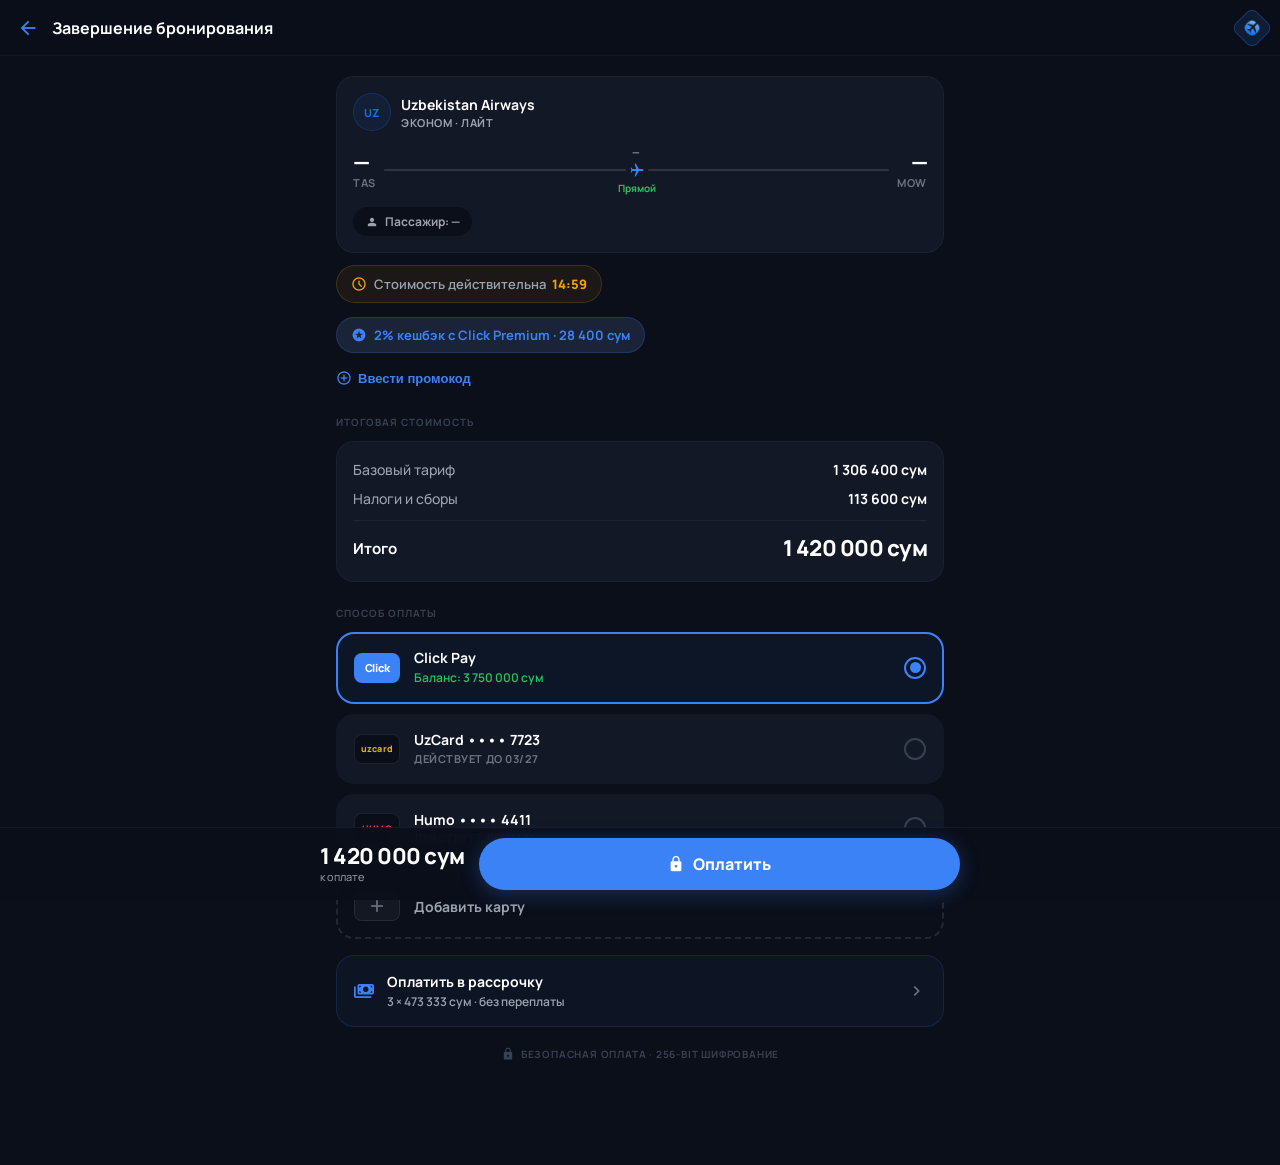
<file: payment.html>
<!DOCTYPE html>
<html class="dark" lang="ru">
<head>
<meta charset="utf-8"/>
<meta content="width=device-width, initial-scale=1.0, viewport-fit=cover" name="viewport"/>
<title>Click Travel — Оплата</title>
<link rel="stylesheet" href="design-tokens.css"/>
<link href="https://fonts.googleapis.com/css2?family=Manrope:wght@400;600;700;800&display=swap" rel="stylesheet"/>
<link href="https://fonts.googleapis.com/css2?family=Material+Symbols+Outlined:wght,FILL@100..700,0..1&display=swap" rel="stylesheet"/>
<style>
  * { box-sizing: border-box; margin: 0; padding: 0; }
  html { overflow-y: auto; -webkit-overflow-scrolling: touch; }
  body {
    font-family: var(--font);
    background: var(--c-bg);
    color: var(--c-text);
    min-height: max(884px, 100dvh);
    padding-bottom: calc(100px + env(safe-area-inset-bottom));
    -webkit-tap-highlight-color: transparent;
  }
  .material-symbols-outlined {
    font-variation-settings: 'FILL' 0, 'wght' 400, 'GRAD' 0, 'opsz' 24;
    display: inline-block; line-height: 1;
  }
  .glass {
    background: var(--glass-bg);
    backdrop-filter: blur(20px);
    -webkit-backdrop-filter: blur(20px);
  }

  /* ── Payment method cards ── */
  .pay-method {
    background: var(--c-surface);
    border-radius: var(--r-card);
    padding: 16px;
    display: flex;
    align-items: center;
    gap: 14px;
    cursor: pointer;
    border: 2px solid transparent;
    transition: border-color var(--duration-med), background var(--duration-med);
    -webkit-tap-highlight-color: transparent;
  }
  .pay-method.selected {
    border-color: var(--c-accent);
    background: var(--c-accent-bg);
  }
  .pay-method.add-card {
    border: 2px dashed rgba(255,255,255,0.1);
    background: transparent;
  }
  .pay-method.add-card:hover,
  .pay-method.add-card:active {
    border-color: rgba(59,130,246,0.4);
    background: rgba(59,130,246,0.04);
  }

  /* ── Radio dot ── */
  .radio-dot {
    width: 22px;
    height: 22px;
    border-radius: 50%;
    border: 2px solid var(--c-label);
    display: flex;
    align-items: center;
    justify-content: center;
    flex-shrink: 0;
    margin-left: auto;
    transition: border-color var(--duration-med);
  }
  .radio-dot.checked { border-color: var(--c-accent); }
  .radio-dot .dot-inner {
    width: 11px;
    height: 11px;
    border-radius: 50%;
    background: var(--c-accent);
    display: none;
  }
  .radio-dot.checked .dot-inner { display: block; }

  /* ── Card logo badge ── */
  .card-logo {
    width: 46px;
    height: 30px;
    border-radius: 8px;
    background: #0a0e19;
    border: 1px solid var(--c-border-hi);
    display: flex;
    align-items: center;
    justify-content: center;
    flex-shrink: 0;
    font-size: 9px;
    font-weight: 800;
    letter-spacing: 0.04em;
  }

  /* ── Section label ── */
  .section-label {
    font-size: 10px;
    font-weight: 700;
    text-transform: uppercase;
    letter-spacing: 0.1em;
    color: var(--c-label);
    margin-bottom: 12px;
  }

  /* ── Promo code input ── */
  .promo-wrap {
    display: flex;
    align-items: center;
    background: var(--c-bg-deep);
    border: 1px solid var(--c-border-md);
    border-radius: var(--r-md);
    height: var(--btn-h);
    overflow: hidden;
    transition: border-color var(--duration-med);
  }
  .promo-wrap:focus-within { border-color: var(--c-accent); }
  .promo-wrap input {
    flex: 1;
    height: 100%;
    background: transparent;
    border: none;
    padding: 0 16px;
    color: #fff;
    font-family: var(--font);
    font-size: 16px;
    font-weight: 600;
    outline: none;
    text-transform: uppercase;
    letter-spacing: 0.06em;
  }
  .promo-wrap input::placeholder {
    color: rgba(107,114,128,0.4);
    text-transform: none;
    letter-spacing: 0;
    font-weight: 500;
  }
  .promo-apply-btn {
    padding: 0 18px;
    height: 100%;
    background: var(--c-accent);
    border: none;
    color: #fff;
    font-family: var(--font);
    font-size: 13px;
    font-weight: 700;
    cursor: pointer;
    transition: opacity var(--duration-fast);
    flex-shrink: 0;
  }
  .promo-apply-btn:active { opacity: 0.8; }

  /* ── Pay button states ── */
  .btn-spinner { display: none; }
  .btn-loading .btn-text { display: none; }
  .btn-loading .btn-spinner { display: flex; align-items: center; gap: 8px; }

  @keyframes spin { to { transform: rotate(360deg); } }
  .spinner-svg { animation: spin 0.8s linear infinite; }

  /* ── Error message ── */
  .pay-error {
    display: none;
    align-items: center;
    gap: 8px;
    background: rgba(239,68,68,0.08);
    border: 1px solid rgba(239,68,68,0.15);
    border-radius: 12px;
    padding: 12px 14px;
    margin-top: 4px;
  }
  .pay-error.visible { display: flex; }
</style>
</head>
<body>

<!-- ── HEADER ── -->
<header class="glass"
        style="position:fixed;top:0;width:100%;z-index:50;
               height:var(--header-h);display:flex;align-items:center;
               padding:0 8px;border-bottom:1px solid rgba(255,255,255,0.04);">
  <button onclick="window.location.href='passenger_details.html'"
          style="width:40px;height:40px;display:flex;align-items:center;justify-content:center;
                 border:none;background:none;cursor:pointer;border-radius:50%;flex-shrink:0;"
          onpointerdown="this.style.background='rgba(255,255,255,0.08)'"
          onpointerup="this.style.background='none'"
          onpointercancel="this.style.background='none'">
    <span class="material-symbols-outlined" style="color:var(--c-accent);font-size:22px;">arrow_back</span>
  </button>
  <span style="font-size:16px;font-weight:700;color:#fff;margin-left:4px;flex:1;">Завершение бронирования</span>
  <button onclick="openNavMenu()"
          style="width:40px;height:40px;display:flex;align-items:center;justify-content:center;
                 border:none;background:none;cursor:pointer;flex-shrink:0;
                 -webkit-tap-highlight-color:transparent;"
          onpointerdown="this.style.opacity='0.6'"
          onpointerup="this.style.opacity='1'"
          onpointercancel="this.style.opacity='1'">
    <div style="width:30px;height:30px;border-radius:7px;
                background:rgba(59,130,246,0.12);border:1.5px solid rgba(59,130,246,0.28);
                transform:rotate(45deg);display:flex;align-items:center;justify-content:center;
                pointer-events:none;">
      <img src="img/travel_logo.png" alt=""
           style="width:18px;height:18px;object-fit:contain;transform:rotate(-45deg);pointer-events:none;">
    </div>
  </button>
</header>

<!-- ── PAGE CONTENT ── -->
<div style="padding:var(--content-top) 16px 0;max-width:640px;margin:0 auto;">

  <!-- ── FLIGHT SUMMARY ── -->
  <div style="background:var(--c-surface);border-radius:var(--r-card);padding:16px;margin-top:12px;
              border:1px solid rgba(255,255,255,0.04);">
    <!-- Row 1: airline + date -->
    <div style="display:flex;align-items:center;justify-content:space-between;margin-bottom:14px;">
      <div style="display:flex;align-items:center;gap:10px;min-width:0;">
        <div id="fs-badge"
             style="width:38px;height:38px;border-radius:50%;flex-shrink:0;
                    display:flex;align-items:center;justify-content:center;
                    font-size:11px;font-weight:800;letter-spacing:0.02em;
                    background:#1E6AE118;border:1px solid #1E6AE140;color:#1E6AE1;">
          UZ
        </div>
        <div style="min-width:0;">
          <div id="fs-airline"
               style="font-size:14px;font-weight:700;color:#fff;
                      white-space:nowrap;overflow:hidden;text-overflow:ellipsis;">
            Uzbekistan Airways
          </div>
          <div id="fs-class"
               style="font-size:11px;font-weight:700;text-transform:uppercase;
                      letter-spacing:0.05em;color:var(--c-muted);margin-top:1px;">
            Эконом · Лайт
          </div>
        </div>
      </div>
      <div id="fs-date"
           style="font-size:12px;font-weight:700;color:var(--c-muted);flex-shrink:0;margin-left:8px;">
        —
      </div>
    </div>
    <!-- Row 2: route -->
    <div style="display:flex;align-items:center;gap:8px;">
      <div style="text-align:left;flex-shrink:0;">
        <div id="fs-dep" style="font-size:22px;font-weight:800;color:#fff;line-height:1;letter-spacing:-0.5px;">—</div>
        <div id="fs-from" style="font-size:11px;font-weight:700;color:var(--c-dim);text-transform:uppercase;letter-spacing:0.06em;margin-top:2px;">TAS</div>
      </div>
      <div style="flex:1;min-width:0;display:flex;flex-direction:column;align-items:center;gap:3px;">
        <div id="fs-dur" style="font-size:10px;font-weight:700;color:var(--c-muted);letter-spacing:0.04em;">—</div>
        <div style="width:100%;display:flex;align-items:center;gap:3px;">
          <div style="height:2px;flex:1;background:rgba(255,255,255,0.12);border-radius:1px;"></div>
          <span class="material-symbols-outlined"
                style="font-size:16px;color:var(--c-accent);
                       font-variation-settings:'FILL' 0,'wght' 400;
                       transform:rotate(90deg);">flight</span>
          <div style="height:2px;flex:1;background:rgba(255,255,255,0.12);border-radius:1px;"></div>
        </div>
        <div id="fs-stops" style="font-size:10px;font-weight:700;color:var(--c-success);">Прямой</div>
      </div>
      <div style="text-align:right;flex-shrink:0;">
        <div id="fs-arr" style="font-size:22px;font-weight:800;color:#fff;line-height:1;letter-spacing:-0.5px;">—</div>
        <div id="fs-to" style="font-size:11px;font-weight:700;color:var(--c-dim);text-transform:uppercase;letter-spacing:0.06em;margin-top:2px;">MOW</div>
      </div>
    </div>
    <!-- Row 3: passenger pill -->
    <div id="pax-pill"
         style="display:inline-flex;align-items:center;gap:6px;
                background:var(--c-bg);border-radius:var(--r-pill);
                padding:6px 12px;margin-top:12px;">
      <span class="material-symbols-outlined"
            style="font-size:14px;color:var(--c-muted);font-variation-settings:'FILL' 1;">person</span>
      <span id="pax-pill-text"
            style="font-size:12px;font-weight:700;color:var(--c-muted);">Пассажир: —</span>
    </div>
  </div>

  <!-- ── TIMER ── -->
  <div style="display:flex;align-items:center;gap:7px;margin-top:12px;padding:9px 14px;
              background:rgba(245,158,11,0.07);border:1px solid rgba(245,158,11,0.18);
              border-radius:var(--r-pill);width:fit-content;">
    <span class="material-symbols-outlined"
          style="font-size:16px;color:var(--c-warning);flex-shrink:0;">schedule</span>
    <span style="font-size:13px;font-weight:600;color:var(--c-muted);">
      Стоимость действительна&nbsp;
      <span id="price-countdown" style="font-weight:800;color:var(--c-warning);">15:00</span>
    </span>
  </div>

  <!-- ── CASHBACK BLOCK ── -->
  <div style="display:inline-flex;align-items:center;gap:7px;background:var(--c-surface-accent);
              border:1px solid var(--c-accent-border);border-radius:var(--r-pill);
              padding:8px 14px;margin-top:14px;">
    <span class="material-symbols-outlined"
          style="font-size:16px;color:var(--c-accent);font-variation-settings:'FILL' 1;flex-shrink:0;">stars</span>
    <span id="cashback-label"
          style="font-size:13px;font-weight:700;color:var(--c-accent);">2% кешбэк с Click Premium · —</span>
  </div>

  <!-- ── PROMO CODE ── -->
  <div style="margin-top:16px;">
    <!-- Toggle trigger -->
    <button id="promo-toggle" onclick="togglePromo()"
            style="display:inline-flex;align-items:center;gap:6px;
                   background:none;border:none;cursor:pointer;padding:0;
                   -webkit-tap-highlight-color:transparent;">
      <span class="material-symbols-outlined"
            style="font-size:16px;color:var(--c-accent);" id="promo-toggle-icon">add_circle</span>
      <span style="font-size:13px;font-weight:700;color:var(--c-accent);">Ввести промокод</span>
    </button>
    <!-- Collapsible field -->
    <div id="promo-field"
         style="display:none;margin-top:10px;">
      <div class="promo-wrap" id="promo-wrap">
        <input type="text" id="promo-input" placeholder="Введите промокод"
               autocomplete="off" autocorrect="off" autocapitalize="characters" spellcheck="false"
               oninput="onPromoInput()"/>
        <button class="promo-apply-btn" id="promo-btn"
                onclick="applyPromo()" style="display:none;">Применить</button>
      </div>
      <div id="promo-ok"
           style="display:none;align-items:center;gap:8px;margin-top:8px;padding:0 4px;">
        <span class="material-symbols-outlined"
              style="font-size:16px;color:var(--c-success);font-variation-settings:'FILL' 1;">check_circle</span>
        <span style="font-size:12px;font-weight:700;color:var(--c-success);">Промокод применён — скидка 5%</span>
      </div>
      <div id="promo-err"
           style="display:none;align-items:center;gap:8px;margin-top:8px;padding:0 4px;">
        <span class="material-symbols-outlined"
              style="font-size:16px;color:var(--c-error);font-variation-settings:'FILL' 1;">error</span>
        <span style="font-size:12px;font-weight:700;color:var(--c-error);">Промокод не найден</span>
      </div>
    </div>
  </div>

  <!-- ── FARE SUMMARY ── -->
  <div style="margin-top:24px;">
    <div class="section-label">Итоговая стоимость</div>
    <div style="background:var(--c-surface);border-radius:var(--r-card);padding:18px 16px;
                border:1px solid rgba(255,255,255,0.04);">
      <div style="display:flex;flex-direction:column;gap:10px;">
        <div style="display:flex;justify-content:space-between;align-items:center;">
          <span style="font-size:14px;color:var(--c-muted);font-weight:500;">Базовый тариф</span>
          <span id="price-base" style="font-size:14px;font-weight:700;color:#fff;">—</span>
        </div>
        <div style="display:flex;justify-content:space-between;align-items:center;">
          <span style="font-size:14px;color:var(--c-muted);font-weight:500;">Налоги и сборы</span>
          <span id="price-tax" style="font-size:14px;font-weight:700;color:#fff;">—</span>
        </div>
        <div id="promo-discount-row"
             style="display:none;justify-content:space-between;align-items:center;">
          <span style="font-size:14px;color:var(--c-success);font-weight:600;">Скидка по промокоду</span>
          <span id="price-discount" style="font-size:14px;font-weight:700;color:var(--c-success);">—</span>
        </div>
        <!-- Divider -->
        <div style="height:1px;background:rgba(255,255,255,0.05);margin:2px 0;"></div>
        <div style="display:flex;justify-content:space-between;align-items:center;">
          <span style="font-size:15px;font-weight:700;color:#fff;">Итого</span>
          <span id="price-total"
                style="font-size:22px;font-weight:800;color:#fff;letter-spacing:-0.5px;">—</span>
        </div>
      </div>
    </div>
  </div>

  <!-- ── PAYMENT METHODS ── -->
  <div style="margin-top:24px;">
    <div class="section-label">Способ оплаты</div>
    <div style="display:flex;flex-direction:column;gap:10px;">

      <!-- Click Pay -->
      <div class="pay-method selected" id="pm-click" onclick="selectMethod('click')">
        <div style="width:46px;height:30px;border-radius:8px;background:var(--c-accent);
                    display:flex;align-items:center;justify-content:center;flex-shrink:0;">
          <span style="font-size:11px;font-weight:800;color:#fff;letter-spacing:-0.02em;">Click</span>
        </div>
        <div style="flex:1;min-width:0;">
          <div style="font-size:14px;font-weight:700;color:#fff;line-height:1.2;">Click Pay</div>
          <div id="click-balance"
               style="font-size:12px;font-weight:600;color:var(--c-success);margin-top:2px;">
            Баланс: загрузка…
          </div>
        </div>
        <div class="radio-dot checked" id="radio-click">
          <div class="dot-inner"></div>
        </div>
      </div>

      <!-- UzCard -->
      <div class="pay-method" id="pm-uzcard" onclick="selectMethod('uzcard')">
        <div class="card-logo">
          <span style="font-size:9px;font-weight:800;color:#E8A820;letter-spacing:0.02em;">uzcard</span>
        </div>
        <div style="flex:1;min-width:0;">
          <div style="font-size:14px;font-weight:700;color:#fff;line-height:1.2;">UzCard •••• 7723</div>
          <div style="font-size:11px;font-weight:700;text-transform:uppercase;
                      letter-spacing:0.05em;color:var(--c-dim);margin-top:2px;">Действует до 03/27</div>
        </div>
        <div class="radio-dot" id="radio-uzcard">
          <div class="dot-inner"></div>
        </div>
      </div>

      <!-- Humo -->
      <div class="pay-method" id="pm-humo" onclick="selectMethod('humo')">
        <div class="card-logo">
          <span style="font-size:9px;font-weight:800;color:#E84040;letter-spacing:0.02em;">HUMO</span>
        </div>
        <div style="flex:1;min-width:0;">
          <div style="font-size:14px;font-weight:700;color:#fff;line-height:1.2;">Humo •••• 4411</div>
          <div style="font-size:11px;font-weight:700;text-transform:uppercase;
                      letter-spacing:0.05em;color:var(--c-dim);margin-top:2px;">Действует до 11/26</div>
        </div>
        <div class="radio-dot" id="radio-humo">
          <div class="dot-inner"></div>
        </div>
      </div>

      <!-- Add new card -->
      <div class="pay-method add-card" onclick="addNewCard()">
        <div style="width:46px;height:30px;border-radius:8px;
                    background:rgba(255,255,255,0.04);
                    border:1px solid rgba(255,255,255,0.08);
                    display:flex;align-items:center;justify-content:center;flex-shrink:0;">
          <span class="material-symbols-outlined"
                style="font-size:20px;color:var(--c-dim);">add</span>
        </div>
        <span style="font-size:14px;font-weight:700;color:var(--c-muted);">Добавить карту</span>
      </div>

    </div>
  </div>

  <!-- ── ERROR ── -->
  <div class="pay-error" id="pay-error">
    <span class="material-symbols-outlined"
          style="font-size:18px;color:var(--c-error);font-variation-settings:'FILL' 1;flex-shrink:0;">error</span>
    <span style="font-size:13px;font-weight:600;color:var(--c-error);" id="pay-error-text">
      Оплата не прошла. Попробуйте ещё раз.
    </span>
  </div>

  <!-- ── BNPL (рассрочка) ── -->
  <div style="margin-top:16px;background:rgba(59,130,246,0.05);
              border:1px solid rgba(59,130,246,0.15);border-radius:var(--r-card);
              padding:16px;display:flex;align-items:center;gap:12px;cursor:pointer;"
       onclick="toggleBnpl()"
       onpointerdown="this.style.background='rgba(59,130,246,0.09)'"
       onpointerup="this.style.background='rgba(59,130,246,0.05)'"
       onpointercancel="this.style.background='rgba(59,130,246,0.05)'">
    <span class="material-symbols-outlined"
          style="font-size:22px;color:var(--c-accent);flex-shrink:0;
                 font-variation-settings:'FILL' 1;">payments</span>
    <div style="flex:1;min-width:0;">
      <div style="font-size:14px;font-weight:700;color:#fff;">Оплатить в рассрочку</div>
      <div id="bnpl-sub"
           style="font-size:12px;font-weight:600;color:var(--c-muted);margin-top:2px;">
        Доступно через Click BNPL
      </div>
    </div>
    <span class="material-symbols-outlined"
          style="font-size:20px;color:var(--c-dim);flex-shrink:0;">chevron_right</span>
  </div>

  <!-- ── SECURITY NOTE ── -->
  <div style="display:flex;justify-content:center;align-items:center;gap:6px;
              padding:20px 0 4px;">
    <span class="material-symbols-outlined"
          style="font-size:14px;color:#374151;font-variation-settings:'FILL' 1;">lock</span>
    <span style="font-size:10px;font-weight:700;text-transform:uppercase;
                 letter-spacing:0.08em;color:#374151;">Безопасная оплата · 256-bit шифрование</span>
  </div>

</div><!-- /page content -->

<!-- ── BOTTOM ACTION BAR ── -->
<div class="glass"
     style="position:fixed;bottom:env(safe-area-inset-bottom, 0px);
            left:0;width:100%;z-index:50;
            border-top:1px solid rgba(255,255,255,0.05);padding:10px 16px;">
  <div style="max-width:640px;margin:0 auto;display:flex;align-items:center;gap:14px;">
    <div style="flex-shrink:0;">
      <div id="bar-price"
           style="font-size:22px;font-weight:800;color:#fff;line-height:1;letter-spacing:-0.5px;">
        —
      </div>
      <div style="font-size:11px;color:var(--c-muted);margin-top:2px;">к оплате</div>
    </div>
    <button id="pay-button" onclick="handlePayment()"
            style="flex:1;height:var(--btn-h);background:var(--c-accent);border:none;border-radius:var(--r-pill);
                   font-family:var(--font);font-size:16px;font-weight:800;color:#fff;
                   cursor:pointer;box-shadow:var(--btn-shadow);
                   display:flex;align-items:center;justify-content:center;
                   -webkit-tap-highlight-color:transparent;transition:transform 0.1s,opacity 0.1s;"
            onpointerdown="if(!this.disabled)this.style.transform='scale(0.98)'"
            onpointerup="this.style.transform='scale(1)'"
            onpointercancel="this.style.transform='scale(1)'">
      <span class="btn-text" style="display:flex;align-items:center;gap:8px;">
        <span class="material-symbols-outlined"
              style="font-size:18px;font-variation-settings:'FILL' 1;">lock</span>
        Оплатить
      </span>
      <span class="btn-spinner">
        <svg class="spinner-svg" width="18" height="18" viewBox="0 0 24 24" fill="none">
          <circle cx="12" cy="12" r="10" stroke="rgba(255,255,255,0.25)" stroke-width="3"/>
          <path d="M4 12a8 8 0 018-8" stroke="#fff" stroke-width="3" stroke-linecap="round"/>
        </svg>
        Обработка…
      </span>
    </button>
  </div>
</div>


<script>
// ── Helpers ────────────────────────────────────────────────────────────────────
const MS_SHORT = ['Янв','Фев','Мар','Апр','Май','Июн','Июл','Авг','Сен','Окт','Ноя','Дек'];
function fmtDate(d) {
  return d ? `${d.getDate()} ${MS_SHORT[d.getMonth()]}` : '';
}
function fmtM(n) {
  return n.toLocaleString('ru-RU').replace(/\u00A0/g, ' ') + ' сум';
}

// ── State ──────────────────────────────────────────────────────────────────────
let totalPrice   = 0;
let taxAmount    = 0;
let promoApplied = false;
let promoDiscount = 0;
let selectedMethod = 'click';

// ── Payment method select ──────────────────────────────────────────────────────
window.selectMethod = function(id) {
  const methods = ['click', 'uzcard', 'humo'];
  methods.forEach(m => {
    const card  = document.getElementById('pm-' + m);
    const radio = document.getElementById('radio-' + m);
    const active = m === id;
    if (card)  card.classList.toggle('selected', active);
    if (radio) radio.classList.toggle('checked', active);
  });
  selectedMethod = id;
};

// ── Add new card ───────────────────────────────────────────────────────────────
window.addNewCard = function() {
  // Placeholder — экран добавления карты
  alert('Добавление карты — скоро');
};

// ── BNPL toggle ────────────────────────────────────────────────────────────────
window.toggleBnpl = function() {
  alert('Click BNPL — рассрочка: скоро');
};

// ── Promo toggle ──────────────────────────────────────────────────────────────
window.togglePromo = function() {
  const field = document.getElementById('promo-field');
  const icon  = document.getElementById('promo-toggle-icon');
  const open  = field.style.display === 'none';
  field.style.display = open ? 'block' : 'none';
  icon.textContent    = open ? 'remove_circle' : 'add_circle';
  if (open) document.getElementById('promo-input').focus();
};

// ── Promo code ─────────────────────────────────────────────────────────────────
window.onPromoInput = function() {
  const val = document.getElementById('promo-input').value.trim();
  const btn = document.getElementById('promo-btn');
  btn.style.display = val.length > 0 ? 'block' : 'none';

  // Reset messages on new input
  document.getElementById('promo-ok').style.display  = 'none';
  document.getElementById('promo-err').style.display = 'none';
  if (promoApplied) {
    promoApplied = false;
    promoDiscount = 0;
    document.getElementById('promo-discount-row').style.display = 'none';
    recalcPrices();
  }
};

window.applyPromo = function() {
  const code = document.getElementById('promo-input').value.trim().toUpperCase();
  const okEl  = document.getElementById('promo-ok');
  const errEl = document.getElementById('promo-err');
  okEl.style.display  = 'none';
  errEl.style.display = 'none';

  // Mock: only TRAVEL5 works
  if (code === 'TRAVEL5') {
    promoApplied = true;
    promoDiscount = Math.round(totalPrice * 0.05);
    document.getElementById('promo-discount-row').style.display = 'flex';
    okEl.style.display = 'flex';
    recalcPrices();
  } else {
    promoApplied = false;
    promoDiscount = 0;
    document.getElementById('promo-discount-row').style.display = 'none';
    errEl.style.display = 'flex';
    recalcPrices();
  }
};

// ── Price rendering ────────────────────────────────────────────────────────────
function recalcPrices() {
  const base     = totalPrice - taxAmount;
  const finalAmt = totalPrice - promoDiscount;
  document.getElementById('price-base').textContent     = fmtM(base);
  document.getElementById('price-tax').textContent      = fmtM(taxAmount);
  document.getElementById('price-discount').textContent = promoDiscount > 0 ? '−' + fmtM(promoDiscount) : '';
  document.getElementById('price-total').textContent    = fmtM(finalAmt);
  document.getElementById('bar-price').textContent      = fmtM(finalAmt);
}

// ── Payment handler ────────────────────────────────────────────────────────────
window.handlePayment = function() {
  const btn      = document.getElementById('pay-button');
  const errorEl  = document.getElementById('pay-error');

  btn.classList.add('btn-loading');
  btn.disabled = true;
  errorEl.classList.remove('visible');

  // Simulate network call (2s) — demo toggles between success / failure
  setTimeout(() => {
    const success = Math.random() > 0.35; // 65% success for demo
    btn.classList.remove('btn-loading');
    btn.disabled = false;

    if (success) {
      // Save payment result and navigate to confirmation
      try {
        const finalAmt = totalPrice - promoDiscount;
        sessionStorage.setItem('ct_payment', JSON.stringify({
          method:  selectedMethod,
          amount:  finalAmt,
          promo:   promoApplied ? document.getElementById('promo-input').value.trim().toUpperCase() : null,
          ts:      Date.now(),
        }));
      } catch(e) {}
      window.location.href = 'confirmation.html';
    } else {
      errorEl.classList.add('visible');
    }
  }, 2000);
};

// ── Init ───────────────────────────────────────────────────────────────────────
(function init() {
  let flight = {}, search = {}, fare = {};
  try { flight = JSON.parse(sessionStorage.getItem('ct_flight') || '{}'); } catch(e) {}
  try { search = JSON.parse(sessionStorage.getItem('ct_search') || '{}'); } catch(e) {}
  try { fare   = JSON.parse(sessionStorage.getItem('ct_fare')   || '{}'); } catch(e) {}

  // ── Flight summary ──
  const from    = search.from || flight.from || { name: 'Ташкент', code: 'TAS' };
  const to      = search.to   || flight.to   || { name: 'Москва',  code: 'MOW' };
  const depDate = search.depDate ? new Date(search.depDate) : null;
  const cls     = search.cls === 'business' ? 'Бизнес' : 'Эконом';
  const fareNames = { lite: 'Лайт', standard: 'Стандарт', flex: 'Флекс' };
  const fareName  = fareNames[fare.name] || 'Лайт';

  const airlineName  = flight.airlineName  || 'Uzbekistan Airways';
  const airlineCode  = flight.airlineCode  || 'UZ';
  const airlineColor = flight.airlineColor || '#1E6AE1';

  const badge = document.getElementById('fs-badge');
  badge.textContent       = airlineCode;
  badge.style.color       = airlineColor;
  badge.style.background  = airlineColor + '18';
  badge.style.borderColor = airlineColor + '40';

  document.getElementById('fs-airline').textContent = airlineName;
  document.getElementById('fs-class').textContent   = `${cls} · ${fareName}`;
  document.getElementById('fs-dep').textContent     = flight.dep || '—';
  document.getElementById('fs-arr').textContent     = flight.arr || '—';
  document.getElementById('fs-dur').textContent     = flight.duration || '—';
  document.getElementById('fs-from').textContent    = from.code;
  document.getElementById('fs-to').textContent      = to.code;
  document.getElementById('fs-date').textContent    = depDate ? fmtDate(depDate) : '';

  const stopsEl = document.getElementById('fs-stops');
  if (flight.stops && flight.stops.count) {
    stopsEl.textContent = `${flight.stops.count} пересадка`;
    stopsEl.style.color = '#F59E0B';
  } else {
    stopsEl.textContent = 'Прямой';
    stopsEl.style.color = '#22C55E';
  }

  // ── Passenger pill ──
  let passengerName = '';
  try {
    const pd = JSON.parse(sessionStorage.getItem('ct_passenger') || '{}');
    if (pd.lastName && pd.firstName) {
      passengerName = `${pd.lastName} ${pd.firstName}`;
    }
  } catch(e) {}
  document.getElementById('pax-pill-text').textContent =
    passengerName ? `Пассажир: ${passengerName}` : 'Пассажир: —';

  // ── Prices ──
  const raw = fare.price || flight.price || 1420000;
  totalPrice = raw;
  // Mock: taxes ≈ 8% of total
  taxAmount  = Math.round(raw * 0.08);
  recalcPrices();

  // ── Cashback ──
  const cashback = Math.round(raw * 0.02);
  document.getElementById('cashback-label').textContent =
    `2% кешбэк с Click Premium · ${fmtM(cashback)}`;

  // ── Click balance (mock) ──
  const mockBalance = 3_750_000;
  const canPay      = mockBalance >= raw;
  const balText     = `Баланс: ${fmtM(mockBalance)}`;
  const balEl       = document.getElementById('click-balance');
  balEl.textContent = balText + (canPay ? '' : ' — недостаточно');
  balEl.style.color = canPay ? '#22C55E' : '#EF4444';

  // ── BNPL subtitle ──
  const monthly = Math.round(raw / 3);
  document.getElementById('bnpl-sub').textContent =
    `3 × ${fmtM(monthly)} · без переплаты`;
})();

// ── Price countdown timer (15 min) ────────────────────────────────────────────
(function() {
  let secs = 15 * 60;
  const el = document.getElementById('price-countdown');
  const wrap = el ? el.closest('div[style*="schedule"]') || el.parentElement.parentElement : null;

  const tick = setInterval(() => {
    if (!el) { clearInterval(tick); return; }
    secs--;
    if (secs <= 0) {
      clearInterval(tick);
      el.textContent = '00:00';
      el.style.color = '#EF4444';
      if (wrap) wrap.style.borderColor = 'rgba(239,68,68,0.3)';
      return;
    }
    const m = String(Math.floor(secs / 60)).padStart(2, '0');
    const s = String(secs % 60).padStart(2, '0');
    el.textContent = `${m}:${s}`;
    // Turn red in last 2 minutes
    if (secs <= 120) {
      el.style.color = '#EF4444';
      if (wrap) wrap.style.borderColor = 'rgba(239,68,68,0.3)';
    }
  }, 1000);
})();
</script>
<script src="js/nav-menu.js"></script>
</body>
</html>
</file>
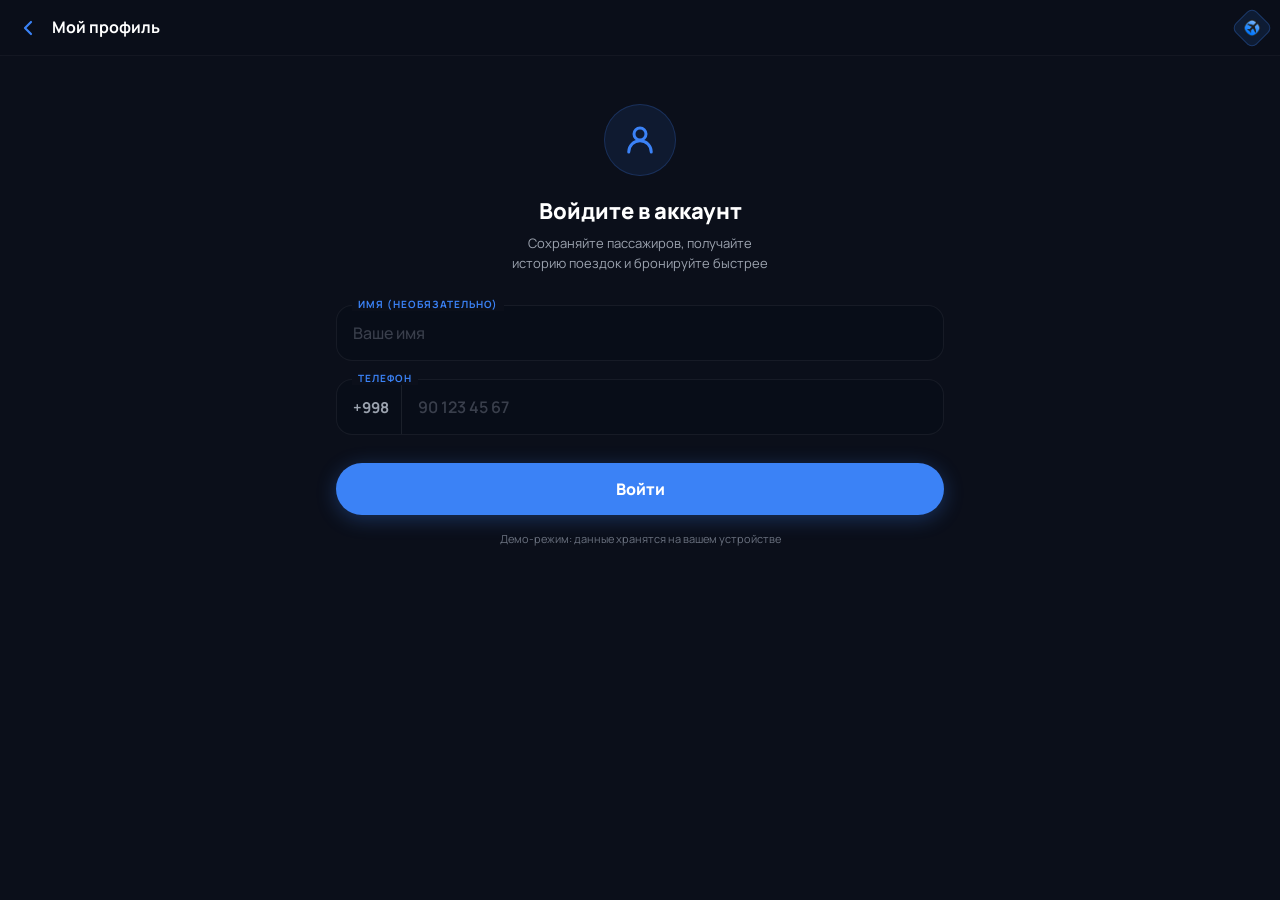
<file: profile.html>
<!DOCTYPE html>
<html class="dark" lang="ru">
<head>
<meta charset="utf-8"/>
<meta content="width=device-width, initial-scale=1.0, viewport-fit=cover" name="viewport"/>
<title>Click Travel — Профиль</title>
<link rel="stylesheet" href="design-tokens.css"/>
<link href="https://fonts.googleapis.com/css2?family=Manrope:wght@400;600;700;800&display=swap" rel="stylesheet"/>
<style>
  * { box-sizing: border-box; margin: 0; padding: 0; }
  html { overflow-y: auto; -webkit-overflow-scrolling: touch; }
  input, select, textarea { font-size: 16px; }
  body {
    font-family: var(--font);
    background: var(--c-bg);
    color: var(--c-text);
    min-height: 100dvh;
    padding-bottom: calc(80px + env(safe-area-inset-bottom));
    -webkit-tap-highlight-color: transparent;
  }
  .glass { background: var(--glass-bg); backdrop-filter: blur(20px); -webkit-backdrop-filter: blur(20px); }
  .ui-icon { width:1em; height:1em; display:inline-block; vertical-align:middle; flex-shrink:0; }
  .section-label {
    font-size: 10px; font-weight: 700; text-transform: uppercase;
    letter-spacing: 0.1em; color: var(--c-label);
    margin-bottom: 10px; padding: 0 4px;
  }

  /* ── Field ── */
  .field { position: relative; }
  .field > label {
    position: absolute; top: -8px; left: 16px;
    padding: 0 6px; background: var(--c-bg);
    font-size: 10px; font-weight: 700; text-transform: uppercase;
    letter-spacing: 0.1em; color: var(--c-accent);
    z-index: 1; pointer-events: none;
  }
  .field input, .field select {
    width: 100%; height: var(--field-h);
    background: var(--c-bg-deep); border: 1px solid var(--c-border-md);
    border-radius: 16px; padding: 0 16px;
    color: #fff; font-family: var(--font); font-size: 16px; font-weight: 600;
    appearance: none; -webkit-appearance: none; outline: none; transition: border-color 0.15s;
  }
  .field input:focus, .field select:focus { border-color: var(--c-accent); }
  .field input::placeholder { color: rgba(107,114,128,0.5); font-weight: 500; }
  .field select option { background: var(--c-surface); color: #fff; }
  .field.field--error > label { color: var(--c-error); }
  .field.field--error input, .field.field--error select { border-color: rgba(239,68,68,0.55); }
  .field-err { display: none; font-size: 10px; font-weight: 700; color: var(--c-error); margin-top: 4px; padding-left: 6px; }
  .field.field--error .field-err { display: block; }

  /* ── Field inside surface card ── */
  .in-card.field > label { background: var(--c-surface); }

  /* ── Phone wrap ── */
  .phone-wrap {
    display: flex; align-items: center; background: var(--c-bg-deep);
    border: 1px solid var(--c-border-md); border-radius: 16px;
    height: var(--field-h); overflow: hidden; transition: border-color 0.15s;
  }
  .phone-wrap:focus-within { border-color: var(--c-accent); }
  .phone-prefix {
    padding: 0 12px 0 16px; font-size: 15px; font-weight: 700; color: var(--c-muted);
    border-right: 1px solid var(--c-border-hi); height: 100%;
    display: flex; align-items: center; flex-shrink: 0; white-space: nowrap;
  }
  .phone-wrap input {
    flex: 1; height: 100%; background: transparent; border: none;
    padding: 0 16px; color: #fff; font-family: var(--font); font-size: 16px; font-weight: 600; outline: none;
  }
  .phone-wrap input::placeholder { color: rgba(107,114,128,0.5); }

  /* ── Date field ── */
  .date-wrap { position: relative; height: var(--field-h); }
  .date-wrap input[type="text"] {
    width: 100%; height: 100%; background: var(--c-bg-deep);
    border: 1px solid var(--c-border-md); border-radius: 16px;
    padding: 0 48px 0 16px; color: #fff; font-family: var(--font);
    font-size: 16px; font-weight: 600; outline: none; transition: border-color 0.15s;
  }
  .date-wrap input[type="text"]:focus { border-color: var(--c-accent); }
  .date-wrap input[type="text"]::placeholder { color: rgba(107,114,128,0.5); font-weight: 500; }
  .date-cal-btn {
    position: absolute; right: 12px; top: 50%; transform: translateY(-50%);
    background: none; border: none; cursor: pointer; padding: 6px;
    color: var(--c-dim); display: flex; align-items: center; justify-content: center;
    -webkit-tap-highlight-color: transparent;
  }
  .date-cal-btn:active { color: var(--c-accent); }
  .date-native-input {
    position: absolute; inset: 0; opacity: 0; cursor: pointer;
    width: 100%; height: 100%; border: none; background: transparent; padding: 0; z-index: 1;
  }
  .date-field-outer.field--error .date-wrap input[type="text"] { border-color: rgba(239,68,68,0.55); }
  .date-field-outer.field--error > label { color: var(--c-error); }
  .date-field-outer.field--error .field-err { display: block; }

  /* ── Gender ── */
  .gender-field-outer { position: relative; }
  .gender-field-outer > label {
    position: absolute; top: -8px; left: 16px; padding: 0 6px;
    background: var(--c-surface); font-size: 10px; font-weight: 700;
    text-transform: uppercase; letter-spacing: 0.1em; color: var(--c-accent);
    z-index: 1; pointer-events: none;
  }
  .gender-wrap {
    height: var(--field-h); background: var(--c-bg-deep);
    border: 1px solid var(--c-border-md); border-radius: 16px;
    display: flex; padding: 5px; gap: 4px;
  }
  .gender-btn {
    flex: 1; border: 1.5px solid transparent; border-radius: 12px;
    font-family: var(--font); font-size: 13px; font-weight: 700;
    cursor: pointer; transition: background 0.2s, color 0.2s, border-color 0.2s;
    background: transparent; color: var(--c-dim);
  }
  .gender-btn.active { background: rgba(59,130,246,0.15); color: #fff; border-color: var(--c-accent); }

  /* ── Select chevron ── */
  .select-wrap { position: relative; }
  .select-wrap .sel-chev {
    position: absolute; right: 14px; top: 50%; transform: translateY(-50%);
    color: var(--c-dim); pointer-events: none;
    width: 20px; height: 20px; fill: none; stroke: currentColor;
    stroke-width: 2.2; stroke-linecap: round; stroke-linejoin: round;
  }
  .field .select-wrap select { padding-right: 40px; }

  /* ── Toggle ── */
  .toggle-row {
    display: flex; align-items: center; justify-content: space-between;
    background: var(--c-surface); border-radius: 16px; padding: 16px; cursor: pointer;
    -webkit-tap-highlight-color: transparent;
  }
  .toggle-row:active { background: var(--c-surface-hi); }
  .toggle {
    width: 44px; height: 24px; border-radius: var(--r-pill);
    position: relative; transition: background 0.2s; flex-shrink: 0;
  }
  .toggle.on  { background: var(--c-accent); }
  .toggle.off { background: rgba(107,114,128,0.25); }
  .toggle-thumb {
    position: absolute; top: 3px; width: 18px; height: 18px;
    border-radius: 50%; background: #fff;
    transition: left 0.2s; box-shadow: 0 1px 4px rgba(0,0,0,0.3);
  }
  .toggle.on  .toggle-thumb { left: 23px; }
  .toggle.off .toggle-thumb { left: 3px; }

  /* ── Settings row ── */
  .settings-row {
    display: flex; align-items: center; padding: 14px 16px;
    cursor: pointer; transition: background 0.12s;
    border-bottom: 1px solid rgba(255,255,255,0.04);
    -webkit-tap-highlight-color: transparent; text-decoration: none; color: inherit;
  }
  .settings-row:last-child { border-bottom: none; }
  .settings-row:active { background: rgba(255,255,255,0.04); }
  .settings-row__icon {
    width: 34px; height: 34px; border-radius: 10px; flex-shrink: 0;
    display: flex; align-items: center; justify-content: center; margin-right: 12px;
  }
  .settings-row__label { flex: 1; font-size: 14px; font-weight: 600; color: #fff; }
  .settings-row__value { font-size: 13px; color: var(--c-muted); margin-right: 8px; }

  /* ── Saved passenger card ── */
  .saved-pax-card {
    background: var(--c-surface); border: 1px solid rgba(255,255,255,0.05);
    border-radius: var(--r-card); padding: 12px 16px;
    display: flex; align-items: center; gap: 12px;
    -webkit-tap-highlight-color: transparent; cursor: pointer; transition: background 0.15s;
  }
  .saved-pax-card:active { background: var(--c-surface-hi); }
  .saved-pax-card__avatar {
    width: 40px; height: 40px; border-radius: 50%;
    display: flex; align-items: center; justify-content: center;
    font-size: 14px; font-weight: 800; flex-shrink: 0;
  }
  .saved-pax-card__info { flex: 1; min-width: 0; }
  .saved-pax-card__name { font-size: 14px; font-weight: 700; color: #fff; white-space: nowrap; overflow: hidden; text-overflow: ellipsis; }
  .saved-pax-card__meta { font-size: 11px; font-weight: 600; color: var(--c-muted); margin-top: 2px; }
  .saved-pax-card__type {
    font-size: 10px; font-weight: 800; text-transform: uppercase;
    letter-spacing: 0.07em; border-radius: 6px; padding: 3px 8px; flex-shrink: 0;
  }
  .saved-pax-card__type--adult  { color: var(--c-accent);  border: 1px solid rgba(59,130,246,0.25); }
  .saved-pax-card__type--child  { color: var(--c-warning); border: 1px solid rgba(245,158,11,0.25); }
  .saved-pax-card__type--infant { color: var(--c-success); border: 1px solid rgba(34,197,94,0.25); }

  /* ── Bottom Sheet ── */
  .pax-sheet {
    position: fixed; bottom: 0; left: 0; right: 0; z-index: 200;
    max-width: 640px; margin: 0 auto;
    background: var(--c-surface); border-radius: var(--r-sheet) var(--r-sheet) 0 0;
    box-shadow: var(--sheet-shadow); overflow: hidden;
    display: none; flex-direction: column;
    max-height: 92dvh; max-height: 92vh;
  }
  .sheet-handle {
    width: 36px; height: 4px; border-radius: 2px;
    background: rgba(255,255,255,0.12); margin: 10px auto 0; flex-shrink: 0; cursor: grab;
  }
  .sheet-header {
    display: flex; align-items: center; padding: 14px 16px 10px; flex-shrink: 0; gap: 10px;
  }
  .sheet-header__title { flex: 1; font-size: 17px; font-weight: 800; color: #fff; }
  .sheet-header__close {
    width: 36px; height: 36px; border-radius: 50%;
    background: rgba(255,255,255,0.08); border: none; cursor: pointer;
    display: flex; align-items: center; justify-content: center;
    flex-shrink: 0; margin-left: auto; -webkit-tap-highlight-color: transparent;
    color: var(--c-muted);
  }
  .sheet-scroll {
    overflow-y: auto; -webkit-overflow-scrolling: touch;
    padding: 6px 16px 0; flex: 1; min-height: 0;
  }
  .sheet-scroll::-webkit-scrollbar { display: none; }
  .sheet-scroll { -ms-overflow-style: none; scrollbar-width: none; }
  .sheet-footer {
    padding: 12px 16px calc(12px + env(safe-area-inset-bottom, 0px));
    flex-shrink: 0; background: var(--c-surface);
    border-top: 1px solid rgba(255,255,255,0.04);
  }
  .sheet-save-btn {
    width: 100%; height: var(--btn-h); background: var(--c-accent); border: none;
    border-radius: var(--r-pill); font-family: var(--font); font-size: 16px; font-weight: 800;
    color: #fff; cursor: pointer; box-shadow: var(--btn-shadow);
    display: flex; align-items: center; justify-content: center; gap: 8px;
    -webkit-tap-highlight-color: transparent; transition: transform 0.1s;
  }
  .sheet-save-btn:active { transform: scale(0.98); }

  /* Sheet labels → static, no floating plate */
  .pax-sheet .field > label,
  .pax-sheet .date-field-outer > label,
  .pax-sheet .gender-field-outer > label {
    position: static !important; display: block; padding: 0 2px;
    margin-bottom: 8px; background: transparent !important;
    top: auto !important; left: auto !important;
  }
  .sheet-section {
    font-size: 10px; font-weight: 700; text-transform: uppercase;
    letter-spacing: 0.1em; color: var(--c-label); padding: 8px 0 12px;
  }

  /* Type selector pills */
  .type-btn {
    flex: 1; padding: 9px; border-radius: 12px;
    font-family: var(--font); font-size: 13px; font-weight: 700;
    cursor: pointer; transition: background 0.15s, color 0.15s, border-color 0.15s;
    background: transparent; color: var(--c-muted); border: 1.5px solid transparent;
  }
  .type-btn.active { background: rgba(59,130,246,0.15); color: #fff; border-color: var(--c-accent); }
</style>
</head>
<body>

<!-- ── SVG sprite ── -->
<svg aria-hidden="true" style="position:absolute;width:0;height:0;overflow:hidden">
  <symbol id="i-arrow-back" viewBox="0 0 24 24"><path d="M15 18l-6-6 6-6" fill="none" stroke="currentColor" stroke-width="2.2" stroke-linecap="round" stroke-linejoin="round"/></symbol>
  <symbol id="i-close" viewBox="0 0 24 24"><path d="M6 6l12 12M18 6L6 18" fill="none" stroke="currentColor" stroke-width="2.2" stroke-linecap="round"/></symbol>
  <symbol id="i-person" viewBox="0 0 24 24"><path d="M12 12a4 4 0 100-8 4 4 0 000 8z" fill="none" stroke="currentColor" stroke-width="2"/><path d="M4.5 20a7.5 7.5 0 0115 0" fill="none" stroke="currentColor" stroke-width="2" stroke-linecap="round"/></symbol>
  <symbol id="i-trash" viewBox="0 0 24 24"><polyline points="3 6 5 6 21 6" fill="none" stroke="currentColor" stroke-width="2" stroke-linecap="round"/><path d="M19 6l-1 14a2 2 0 01-2 2H8a2 2 0 01-2-2L5 6" fill="none" stroke="currentColor" stroke-width="2"/><path d="M10 11v6M14 11v6" fill="none" stroke="currentColor" stroke-width="2" stroke-linecap="round"/><path d="M9 6V4a1 1 0 011-1h4a1 1 0 011 1v2" fill="none" stroke="currentColor" stroke-width="2"/></symbol>
  <symbol id="i-add" viewBox="0 0 24 24"><path d="M12 5v14M5 12h14" fill="none" stroke="currentColor" stroke-width="2.2" stroke-linecap="round"/></symbol>
  <symbol id="i-chevron-right" viewBox="0 0 24 24"><path d="M9 6l6 6-6 6" fill="none" stroke="currentColor" stroke-width="2.2" stroke-linecap="round" stroke-linejoin="round"/></symbol>
  <symbol id="i-chevron-down" viewBox="0 0 24 24"><path d="M6 9l6 6 6-6" fill="none" stroke="currentColor" stroke-width="2.2" stroke-linecap="round" stroke-linejoin="round"/></symbol>
  <symbol id="i-calendar" viewBox="0 0 24 24"><rect x="3" y="5" width="18" height="16" rx="3" fill="none" stroke="currentColor" stroke-width="2"/><path d="M8 3v4M16 3v4M3 10h18" fill="none" stroke="currentColor" stroke-width="2" stroke-linecap="round"/></symbol>
  <symbol id="i-bell" viewBox="0 0 24 24"><path d="M18 8A6 6 0 006 8c0 7-3 9-3 9h18s-3-2-3-9" fill="none" stroke="currentColor" stroke-width="2" stroke-linecap="round"/><path d="M13.73 21a2 2 0 01-3.46 0" fill="none" stroke="currentColor" stroke-width="2" stroke-linecap="round"/></symbol>
  <symbol id="i-history" viewBox="0 0 24 24"><path d="M4 12a8 8 0 108-8 8.1 8.1 0 00-5.7 2.3L4 8.7" fill="none" stroke="currentColor" stroke-width="2" stroke-linecap="round" stroke-linejoin="round"/><path d="M4 4v4.7h4.7M12 8v4l2.8 1.7" fill="none" stroke="currentColor" stroke-width="2" stroke-linecap="round" stroke-linejoin="round"/></symbol>
  <symbol id="i-credit-card" viewBox="0 0 24 24"><rect x="1" y="4" width="22" height="16" rx="2" fill="none" stroke="currentColor" stroke-width="2"/><path d="M1 10h22" stroke="currentColor" stroke-width="2"/></symbol>
  <symbol id="i-logout" viewBox="0 0 24 24"><path d="M9 21H5a2 2 0 01-2-2V5a2 2 0 012-2h4" fill="none" stroke="currentColor" stroke-width="2" stroke-linecap="round"/><polyline points="16 17 21 12 16 7" fill="none" stroke="currentColor" stroke-width="2" stroke-linecap="round"/><line x1="21" y1="12" x2="9" y2="12" fill="none" stroke="currentColor" stroke-width="2" stroke-linecap="round"/></symbol>
  <symbol id="i-check" viewBox="0 0 24 24"><path d="M5 12l5 5L20 7" fill="none" stroke="currentColor" stroke-width="2.2" stroke-linecap="round" stroke-linejoin="round"/></symbol>
  <symbol id="i-lock" viewBox="0 0 24 24"><rect x="3" y="11" width="18" height="11" rx="2" fill="none" stroke="currentColor" stroke-width="2"/><path d="M7 11V7a5 5 0 0110 0v4" fill="none" stroke="currentColor" stroke-width="2" stroke-linecap="round"/></symbol>
</svg>

<!-- ── HEADER ── -->
<header class="glass"
        style="position:fixed;top:0;width:100%;z-index:50;
               height:var(--header-h);display:flex;align-items:center;padding:0 8px;
               border-bottom:1px solid rgba(255,255,255,0.04);">
  <button onclick="history.back()"
          style="width:40px;height:40px;display:flex;align-items:center;justify-content:center;
                 border:none;background:none;cursor:pointer;border-radius:50%;
                 -webkit-tap-highlight-color:transparent;flex-shrink:0;"
          onpointerdown="this.style.background='rgba(255,255,255,0.08)'"
          onpointerup="this.style.background='none'"
          onpointercancel="this.style.background='none'">
    <svg class="ui-icon" style="font-size:24px;color:var(--c-accent);"><use href="#i-arrow-back"></use></svg>
  </button>
  <div style="margin-left:4px;flex:1;">
    <div style="font-size:16px;font-weight:700;color:#fff;line-height:1.2;">Мой профиль</div>
  </div>
  <button onclick="openNavMenu()"
          style="width:40px;height:40px;display:flex;align-items:center;justify-content:center;
                 border:none;background:none;cursor:pointer;flex-shrink:0;
                 -webkit-tap-highlight-color:transparent;"
          onpointerdown="this.style.opacity='0.6'"
          onpointerup="this.style.opacity='1'"
          onpointercancel="this.style.opacity='1'">
    <div style="width:30px;height:30px;border-radius:7px;
                background:rgba(59,130,246,0.12);border:1.5px solid rgba(59,130,246,0.28);
                transform:rotate(45deg);display:flex;align-items:center;justify-content:center;
                pointer-events:none;">
      <img src="img/travel_logo.png" alt=""
           style="width:18px;height:18px;object-fit:contain;transform:rotate(-45deg);pointer-events:none;">
    </div>
  </button>
</header>

<!-- ══════════════════════════════════════════
     VIEW: UNAUTHENTICATED
     ══════════════════════════════════════════ -->
<div id="view-login"
     style="padding:var(--content-top) 16px 32px;max-width:640px;margin:0 auto;display:none;">

  <div style="margin-top:40px;text-align:center;">
    <div style="width:72px;height:72px;border-radius:50%;
                background:rgba(59,130,246,0.10);border:1.5px solid rgba(59,130,246,0.22);
                display:flex;align-items:center;justify-content:center;margin:0 auto 20px;">
      <svg class="ui-icon" style="font-size:36px;color:var(--c-accent);"><use href="#i-person"></use></svg>
    </div>
    <h1 style="font-size:22px;font-weight:800;color:#fff;margin-bottom:8px;">Войдите в аккаунт</h1>
    <p style="font-size:13px;color:var(--c-muted);line-height:1.5;max-width:280px;margin:0 auto 32px;">
      Сохраняйте пассажиров, получайте историю поездок и бронируйте быстрее
    </p>
  </div>

  <div style="display:flex;flex-direction:column;gap:18px;">
    <div class="field">
      <label>Имя (необязательно)</label>
      <input id="login-name" type="text" placeholder="Ваше имя" autocomplete="given-name"/>
    </div>

    <div style="position:relative;">
      <label style="position:absolute;top:-8px;left:16px;padding:0 6px;
                    background:var(--c-bg);font-size:10px;font-weight:700;
                    text-transform:uppercase;letter-spacing:0.1em;
                    color:var(--c-accent);z-index:1;pointer-events:none;">Телефон</label>
      <div class="phone-wrap">
        <span class="phone-prefix">+998</span>
        <input id="login-phone" type="tel" placeholder="90 123 45 67" inputmode="numeric" autocomplete="tel"/>
      </div>
    </div>
  </div>

  <button onclick="doLogin()"
          style="width:100%;height:var(--btn-h);background:var(--c-accent);border:none;
                 border-radius:var(--r-pill);font-family:var(--font);font-size:16px;font-weight:800;
                 color:#fff;cursor:pointer;box-shadow:var(--btn-shadow);margin-top:28px;
                 -webkit-tap-highlight-color:transparent;transition:transform 0.1s;"
          onpointerdown="this.style.transform='scale(0.98)'"
          onpointerup="this.style.transform='scale(1)'"
          onpointercancel="this.style.transform='scale(1)'">
    Войти
  </button>

  <p style="font-size:11px;color:var(--c-dim);text-align:center;margin-top:16px;line-height:1.5;">
    Демо-режим: данные хранятся на вашем устройстве
  </p>
</div>

<!-- ══════════════════════════════════════════
     VIEW: AUTHENTICATED
     ══════════════════════════════════════════ -->
<div id="view-profile"
     style="padding:var(--content-top) 16px 0;max-width:640px;margin:0 auto;display:none;">

  <!-- Hero card -->
  <div style="background:var(--c-surface);border-radius:var(--r-card);padding:16px;
              margin-top:16px;border:1px solid rgba(255,255,255,0.05);
              display:flex;align-items:center;gap:14px;">
    <div id="prof-avatar"
         style="width:52px;height:52px;border-radius:50%;flex-shrink:0;
                background:rgba(59,130,246,0.12);border:1.5px solid rgba(59,130,246,0.25);
                display:flex;align-items:center;justify-content:center;
                font-size:20px;font-weight:800;color:var(--c-accent);">
    </div>
    <div style="flex:1;min-width:0;">
      <div id="prof-display-name" style="font-size:16px;font-weight:700;color:#fff;line-height:1.2;"></div>
      <div id="prof-display-phone" style="font-size:12px;color:var(--c-muted);margin-top:3px;"></div>
    </div>
  </div>

  <!-- Saved passengers -->
  <div style="margin-top:28px;">
    <div class="section-label">Сохранённые пассажиры</div>
    <div id="saved-pax-list" style="display:flex;flex-direction:column;gap:8px;"></div>

    <button onclick="openAddPaxSheet()"
            style="width:100%;background:var(--c-bg-deep);
                   border:1.5px dashed var(--c-border-md);border-radius:var(--r-card);
                   padding:14px 16px;display:flex;align-items:center;gap:12px;
                   cursor:pointer;-webkit-tap-highlight-color:transparent;
                   transition:border-color 0.15s;margin-top:8px;"
            onpointerdown="this.style.borderColor='var(--c-accent)'"
            onpointerup="this.style.borderColor='var(--c-border-md)'"
            onpointercancel="this.style.borderColor='var(--c-border-md)'">
      <svg class="ui-icon" style="font-size:20px;color:var(--c-accent);"><use href="#i-add"></use></svg>
      <span style="font-size:14px;font-weight:700;color:var(--c-accent);">Добавить пассажира</span>
    </button>
  </div>

  <!-- Account settings -->
  <div style="margin-top:28px;">
    <div class="section-label">Данные аккаунта</div>
    <div style="background:var(--c-surface);border-radius:var(--r-card);
                padding:20px 16px;border:1px solid rgba(255,255,255,0.05);
                display:flex;flex-direction:column;gap:18px;">

      <div style="display:grid;grid-template-columns:1fr 1fr;gap:10px;">
        <div class="field in-card">
          <label>Имя</label>
          <input id="acc-first" type="text" placeholder="Имя" autocomplete="given-name"/>
        </div>
        <div class="field in-card">
          <label>Фамилия</label>
          <input id="acc-last" type="text" placeholder="Фамилия" autocomplete="family-name"/>
        </div>
      </div>

      <div class="field in-card">
        <label>Email</label>
        <input id="acc-email" type="email" placeholder="email@example.com" autocomplete="email"/>
      </div>

      <div style="position:relative;">
        <label style="position:absolute;top:-8px;left:16px;padding:0 6px;
                      background:var(--c-surface);font-size:10px;font-weight:700;
                      text-transform:uppercase;letter-spacing:0.1em;
                      color:var(--c-accent);z-index:1;pointer-events:none;">Телефон</label>
        <div class="phone-wrap">
          <span class="phone-prefix">+998</span>
          <input id="acc-phone" type="tel" placeholder="90 123 45 67" autocomplete="tel"/>
        </div>
      </div>

      <div class="field in-card">
        <label>Регион</label>
        <div class="select-wrap">
          <select id="acc-region">
            <option value="UZ">Узбекистан</option>
            <option value="RU">Россия</option>
            <option value="KZ">Казахстан</option>
            <option value="KG">Кыргызстан</option>
            <option value="TJ">Таджикистан</option>
            <option value="TR">Турция</option>
            <option value="AE">ОАЭ</option>
          </select>
          <svg class="sel-chev" viewBox="0 0 24 24"><use href="#i-chevron-down"></use></svg>
        </div>
      </div>

      <!-- Currency: UZS only, locked -->
      <div>
        <div style="font-size:10px;font-weight:700;text-transform:uppercase;letter-spacing:0.1em;
                    color:var(--c-label);margin-bottom:10px;padding:0 2px;">Валюта отображения</div>
        <div style="display:flex;gap:8px;flex-wrap:wrap;">
          <div style="display:flex;align-items:center;gap:6px;
                      background:rgba(59,130,246,0.10);border:1.5px solid rgba(59,130,246,0.35);
                      border-radius:var(--r-pill);padding:7px 14px;">
            <svg class="ui-icon" style="font-size:14px;color:var(--c-accent);"><use href="#i-check"></use></svg>
            <span style="font-size:14px;font-weight:700;color:#fff;">UZS</span>
          </div>
          <div style="display:flex;align-items:center;gap:6px;opacity:0.4;
                      background:rgba(255,255,255,0.04);border:1px solid rgba(255,255,255,0.06);
                      border-radius:var(--r-pill);padding:7px 14px;">
            <svg class="ui-icon" style="font-size:14px;color:var(--c-dim);"><use href="#i-lock"></use></svg>
            <span style="font-size:14px;font-weight:700;color:var(--c-dim);">USD</span>
          </div>
          <div style="display:flex;align-items:center;gap:6px;opacity:0.4;
                      background:rgba(255,255,255,0.04);border:1px solid rgba(255,255,255,0.06);
                      border-radius:var(--r-pill);padding:7px 14px;">
            <svg class="ui-icon" style="font-size:14px;color:var(--c-dim);"><use href="#i-lock"></use></svg>
            <span style="font-size:14px;font-weight:700;color:var(--c-dim);">RUB</span>
          </div>
        </div>
        <p style="font-size:11px;color:var(--c-dim);margin-top:8px;padding:0 2px;">Другие валюты появятся в ближайшее время</p>
      </div>

    </div>

    <button onclick="saveAccountData()"
            id="acc-save-btn"
            style="width:100%;height:var(--btn-h);background:var(--c-accent);border:none;
                   border-radius:var(--r-pill);font-family:var(--font);font-size:16px;font-weight:800;
                   color:#fff;cursor:pointer;box-shadow:var(--btn-shadow);margin-top:14px;
                   -webkit-tap-highlight-color:transparent;transition:transform 0.1s;"
            onpointerdown="this.style.transform='scale(0.98)'"
            onpointerup="this.style.transform='scale(1)'"
            onpointercancel="this.style.transform='scale(1)'">
      Сохранить изменения
    </button>
  </div>

  <!-- Notifications -->
  <div style="margin-top:28px;">
    <div class="section-label">Уведомления</div>
    <div class="toggle-row" onclick="toggleNotif()">
      <div style="display:flex;align-items:center;gap:10px;">
        <div style="width:34px;height:34px;border-radius:10px;background:rgba(245,158,11,0.10);
                    display:flex;align-items:center;justify-content:center;flex-shrink:0;">
          <svg class="ui-icon" style="font-size:18px;color:var(--c-warning);"><use href="#i-bell"></use></svg>
        </div>
        <div>
          <div style="font-size:14px;font-weight:600;color:#fff;">Уведомления о рейсах</div>
          <div style="font-size:11px;color:var(--c-dim);margin-top:2px;">Изменения расписания и напоминания</div>
        </div>
      </div>
      <div class="toggle off" id="notif-toggle">
        <div class="toggle-thumb"></div>
      </div>
    </div>
  </div>

  <!-- Trips & Payments -->
  <div style="margin-top:28px;">
    <div class="section-label">Поездки и оплата</div>
    <div style="background:var(--c-surface);border-radius:var(--r-card);
                border:1px solid rgba(255,255,255,0.05);overflow:hidden;">

      <a href="#" class="settings-row">
        <div class="settings-row__icon" style="background:rgba(59,130,246,0.10);">
          <svg class="ui-icon" style="font-size:18px;color:var(--c-accent);"><use href="#i-history"></use></svg>
        </div>
        <span class="settings-row__label">История заказов</span>
        <span class="settings-row__value">—</span>
        <svg class="ui-icon" style="font-size:18px;color:var(--c-dimmer);"><use href="#i-chevron-right"></use></svg>
      </a>

      <a href="#" class="settings-row">
        <div class="settings-row__icon" style="background:rgba(34,197,94,0.08);">
          <svg class="ui-icon" style="font-size:18px;color:var(--c-success);"><use href="#i-credit-card"></use></svg>
        </div>
        <span class="settings-row__label">Способы оплаты</span>
        <span class="settings-row__value">—</span>
        <svg class="ui-icon" style="font-size:18px;color:var(--c-dimmer);"><use href="#i-chevron-right"></use></svg>
      </a>

    </div>
  </div>

  <!-- Logout -->
  <button onclick="doLogout()"
          style="width:100%;height:48px;background:rgba(239,68,68,0.08);
                 border:1px solid rgba(239,68,68,0.18);border-radius:var(--r-pill);
                 font-family:var(--font);font-size:15px;font-weight:700;
                 color:var(--c-error);cursor:pointer;margin-top:20px;margin-bottom:32px;
                 display:flex;align-items:center;justify-content:center;gap:8px;
                 -webkit-tap-highlight-color:transparent;transition:background 0.15s;"
          onpointerdown="this.style.background='rgba(239,68,68,0.14)'"
          onpointerup="this.style.background='rgba(239,68,68,0.08)'"
          onpointercancel="this.style.background='rgba(239,68,68,0.08)'">
    <svg class="ui-icon" style="font-size:18px;"><use href="#i-logout"></use></svg>
    Выйти из аккаунта
  </button>

</div><!-- /view-profile -->

<!-- ══════════════════════════════════════════
     PASSENGER EDIT SHEET
     ══════════════════════════════════════════ -->
<div class="pax-sheet" id="pp-sheet">
  <div class="sheet-handle" id="pp-sheet-handle"></div>

  <div class="sheet-header">
    <div style="flex:1;min-width:0;">
      <div class="sheet-header__title" id="pp-sheet-title">Добавить пассажира</div>
    </div>
    <button class="sheet-header__close" id="pp-close-btn" type="button">
      <svg viewBox="0 0 24 24" style="width:20px;height:20px;fill:none;stroke:currentColor;stroke-width:2.2;stroke-linecap:round;">
        <use href="#i-close"></use>
      </svg>
    </button>
  </div>

  <!-- Type selector -->
  <div style="padding:0 16px 12px;flex-shrink:0;">
    <div style="display:flex;background:#111827;border-radius:14px;padding:4px;gap:4px;">
      <button class="type-btn active" data-type="adult"  onclick="setEditType('adult')">Взрослый</button>
      <button class="type-btn"        data-type="child"  onclick="setEditType('child')">Ребёнок</button>
      <button class="type-btn"        data-type="infant" onclick="setEditType('infant')">Младенец</button>
    </div>
  </div>

  <!-- Scrollable form -->
  <div class="sheet-scroll" id="pp-sheet-scroll">
    <div style="display:flex;flex-direction:column;gap:16px;padding-bottom:8px;">

      <div style="display:grid;grid-template-columns:1fr 1fr;gap:10px;">
        <div class="field" id="pp-first-field">
          <label>Имя</label>
          <input id="pp-first" type="text" placeholder="IVAN"
                 autocomplete="given-name" autocorrect="off" spellcheck="false"
                 style="text-transform:uppercase;letter-spacing:0.04em;"/>
          <span class="field-err" id="pp-first-err">Только лат. буквы</span>
        </div>
        <div class="field" id="pp-last-field">
          <label>Фамилия</label>
          <input id="pp-last" type="text" placeholder="IVANOV"
                 autocomplete="family-name" autocorrect="off" spellcheck="false"
                 style="text-transform:uppercase;letter-spacing:0.04em;"/>
          <span class="field-err" id="pp-last-err">Только лат. буквы</span>
        </div>
      </div>

      <div style="display:grid;grid-template-columns:1fr 1fr;gap:10px;">
        <div style="position:relative;" id="pp-dob-outer" class="date-field-outer">
          <label style="position:absolute;top:-8px;left:16px;padding:0 6px;
                        background:var(--c-surface);font-size:10px;font-weight:700;
                        text-transform:uppercase;letter-spacing:0.1em;
                        color:var(--c-accent);z-index:1;pointer-events:none;">Дата рожд.</label>
          <div class="date-wrap">
            <input type="text" id="pp-dob" placeholder="ДД.ММ.ГГГГ" inputmode="numeric" maxlength="10" autocomplete="off"/>
            <label class="date-cal-btn">
              <svg viewBox="0 0 24 24" style="width:20px;height:20px;fill:none;stroke:currentColor;stroke-width:2;stroke-linecap:round;pointer-events:none;"><use href="#i-calendar"></use></svg>
              <input type="date" id="pp-dob-native" class="date-native-input"/>
            </label>
          </div>
          <span class="field-err" id="pp-dob-err">Некорректная дата</span>
        </div>
        <div class="gender-field-outer">
          <label>Пол</label>
          <div class="gender-wrap">
            <button class="gender-btn active" id="pp-gender-male"   type="button" onclick="setPpGender('male')">Муж</button>
            <button class="gender-btn"        id="pp-gender-female" type="button" onclick="setPpGender('female')">Жен</button>
          </div>
        </div>
      </div>

      <div class="sheet-section" style="padding-bottom:0;">Документ</div>

      <div class="field" id="pp-cit-field">
        <label>Гражданство</label>
        <div style="position:relative;">
          <select id="pp-citizenship"
                  style="width:100%;height:var(--field-h);background:var(--c-bg-deep);
                         border:1px solid var(--c-border-md);border-radius:16px;
                         padding:0 40px 0 16px;color:#fff;font-family:var(--font);
                         font-size:16px;font-weight:600;appearance:none;
                         -webkit-appearance:none;outline:none;transition:border-color 0.15s;">
            <option value="UZ">Узбекистан</option>
            <option value="RU">Россия</option>
            <option value="KZ">Казахстан</option>
            <option value="KG">Кыргызстан</option>
            <option value="TJ">Таджикистан</option>
            <option value="TR">Турция</option>
            <option value="AE">ОАЭ</option>
            <option value="US">США</option>
            <option value="GB">Великобритания</option>
            <option value="DE">Германия</option>
            <option value="other">Другое</option>
          </select>
          <svg style="position:absolute;right:14px;top:50%;transform:translateY(-50%);
                      width:20px;height:20px;fill:none;stroke:var(--c-dim);stroke-width:2.2;
                      stroke-linecap:round;pointer-events:none;" viewBox="0 0 24 24">
            <use href="#i-chevron-down"></use>
          </svg>
        </div>
      </div>

      <div style="display:grid;grid-template-columns:1fr 1fr;gap:10px;">
        <div class="field" id="pp-doc-field">
          <label>Номер</label>
          <input id="pp-doc" type="text" placeholder="AA 1234567"
                 autocomplete="off" autocorrect="off" spellcheck="false"
                 style="text-transform:uppercase;letter-spacing:0.05em;"/>
          <span class="field-err" id="pp-doc-err">5–20 символов</span>
        </div>
        <div style="position:relative;" id="pp-exp-outer" class="date-field-outer">
          <label style="position:absolute;top:-8px;left:16px;padding:0 6px;
                        background:var(--c-surface);font-size:10px;font-weight:700;
                        text-transform:uppercase;letter-spacing:0.1em;
                        color:var(--c-accent);z-index:1;pointer-events:none;">Срок действ.</label>
          <div class="date-wrap">
            <input type="text" id="pp-exp" placeholder="ДД.ММ.ГГГГ" inputmode="numeric" maxlength="10" autocomplete="off"/>
            <label class="date-cal-btn">
              <svg viewBox="0 0 24 24" style="width:20px;height:20px;fill:none;stroke:currentColor;stroke-width:2;stroke-linecap:round;pointer-events:none;"><use href="#i-calendar"></use></svg>
              <input type="date" id="pp-exp-native" class="date-native-input"/>
            </label>
          </div>
          <span class="field-err" id="pp-exp-err">Некорректная дата</span>
        </div>
      </div>

    </div>
  </div><!-- /sheet-scroll -->

  <div class="sheet-footer">
    <button id="pp-delete-btn"
            style="display:none;width:100%;height:42px;background:rgba(239,68,68,0.08);
                   border:1px solid rgba(239,68,68,0.18);border-radius:var(--r-pill);
                   font-family:var(--font);font-size:14px;font-weight:700;
                   color:var(--c-error);cursor:pointer;margin-bottom:10px;
                   align-items:center;justify-content:center;gap:6px;
                   -webkit-tap-highlight-color:transparent;transition:background 0.15s;"
            onpointerdown="this.style.background='rgba(239,68,68,0.14)'"
            onpointerup="this.style.background='rgba(239,68,68,0.08)'"
            onpointercancel="this.style.background='rgba(239,68,68,0.08)'"
            onclick="deleteCurrentPax()">
      <svg viewBox="0 0 24 24" style="width:16px;height:16px;fill:none;stroke:currentColor;stroke-width:2;stroke-linecap:round;flex-shrink:0;"><use href="#i-trash"></use></svg>
      Удалить пассажира
    </button>
    <button class="sheet-save-btn" onclick="saveProfPax()">Сохранить</button>
  </div>
</div>

<script src="js/bottom-sheet.js"></script>
<script src="js/nav-menu.js"></script>
<script>
// ─── Storage helpers ──────────────────────────────────────────────────────────
// Saved passengers are scoped inside ct_user to prevent cross-user leakage on logout.
// ct_users_store keeps a per-phone snapshot so returning users restore their own data.
function getUser()  { try { return JSON.parse(localStorage.getItem('ct_user')||'null'); } catch(e){return null;} }
function setUser(u) { try { localStorage.setItem('ct_user', JSON.stringify(u)); }          catch(e){} }

function getUserStore() {
  try { return JSON.parse(localStorage.getItem('ct_users_store')||'{}'); } catch(e){ return {}; }
}
function saveToUserStore(u) {
  if (!u || !u.phone) return;
  try {
    var store = getUserStore();
    store[u.phone] = u;
    localStorage.setItem('ct_users_store', JSON.stringify(store));
  } catch(e){}
}

function getSavedPax() {
  try {
    var u=JSON.parse(localStorage.getItem('ct_user')||'null');
    return (u&&u.authenticated&&Array.isArray(u.savedPassengers)) ? u.savedPassengers : null;
  } catch(e){ return null; }
}
function setSavedPax(arr) {
  try {
    var u=JSON.parse(localStorage.getItem('ct_user')||'null');
    if (!u||!u.authenticated) return;
    u.savedPassengers=arr;
    localStorage.setItem('ct_user', JSON.stringify(u));
    saveToUserStore(u);
  } catch(e){}
}

// ─── Init ─────────────────────────────────────────────────────────────────────
var ppSheet;
var currentEditIdx = -1;
var editType = 'adult';

(function init() {
  initSheets();

  ppSheet = new BottomSheet({
    el: document.getElementById('pp-sheet'),
    scrollEl: document.getElementById('pp-sheet-scroll'),
  });
  document.getElementById('pp-close-btn').addEventListener('click', function(){ ppSheet.close(); });

  var user = getUser();
  if (user && user.authenticated) {
    showProfile(user);
  } else {
    showLogin();
  }
})();

function showLogin() {
  document.getElementById('view-login').style.display = 'block';
  document.getElementById('view-profile').style.display = 'none';
}

function showProfile(user) {
  document.getElementById('view-login').style.display = 'none';
  document.getElementById('view-profile').style.display = 'block';

  var name = [user.firstName, user.lastName].filter(Boolean).join(' ') || 'Профиль';
  var initials = ((user.firstName||'?').charAt(0) + (user.lastName||'').charAt(0)).toUpperCase() || '?';
  document.getElementById('prof-avatar').textContent = initials;
  document.getElementById('prof-display-name').textContent = name;
  document.getElementById('prof-display-phone').textContent = user.phone ? ('+998 ' + user.phone) : (user.email || '');

  document.getElementById('acc-first').value  = user.firstName || '';
  document.getElementById('acc-last').value   = user.lastName  || '';
  document.getElementById('acc-email').value  = user.email     || '';
  document.getElementById('acc-phone').value  = user.phone     || '';
  if (user.region) document.getElementById('acc-region').value = user.region;

  var toggle = document.getElementById('notif-toggle');
  var on = !!user.notifications;
  toggle.classList.toggle('on',  on);
  toggle.classList.toggle('off', !on);

  renderSavedPax();
}

// ─── Login / Logout ───────────────────────────────────────────────────────────
window.doLogin = function() {
  var rawName  = document.getElementById('login-name').value.trim();
  var rawPhone = document.getElementById('login-phone').value.replace(/\D/g,'');
  var store    = getUserStore();
  var user = store[rawPhone] || {
    authenticated: true,
    firstName: rawName || 'Путешественник',
    lastName: '',
    phone: rawPhone,
    email: '',
    region: 'UZ',
    currency: 'UZS',
    notifications: false,
    savedPassengers: [],
  };
  user.authenticated = true;
  // Update name only if provided and user is new (store entry had no name yet)
  if (rawName && !store[rawPhone]) user.firstName = rawName;
  setUser(user);
  saveToUserStore(user);
  showProfile(user);
};

window.doLogout = function() {
  if (!confirm('Выйти из аккаунта?')) return;
  try {
    var u = getUser();
    if (u) saveToUserStore(u); // snapshot before clearing
    localStorage.removeItem('ct_user');
    localStorage.removeItem('ct_saved_passengers'); // remove legacy key if present
  } catch(e){}
  showLogin();
};

// ─── Save account data ────────────────────────────────────────────────────────
window.saveAccountData = function() {
  var user    = getUser() || {};
  var oldPhone = user.phone || null;
  user.authenticated = true;
  user.firstName = document.getElementById('acc-first').value.trim();
  user.lastName  = document.getElementById('acc-last').value.trim();
  user.email     = document.getElementById('acc-email').value.trim();
  user.phone     = document.getElementById('acc-phone').value.replace(/\D/g,'');
  user.region    = document.getElementById('acc-region').value;
  user.currency  = 'UZS';
  setUser(user);
  if (oldPhone && oldPhone !== user.phone) {
    try { var store = getUserStore(); delete store[oldPhone]; localStorage.setItem('ct_users_store', JSON.stringify(store)); } catch(e){}
  }
  saveToUserStore(user);

  var btn = document.getElementById('acc-save-btn');
  var orig = btn.textContent;
  btn.textContent = '✓ Сохранено';
  setTimeout(function(){ btn.textContent = orig; }, 1800);

  var name = [user.firstName, user.lastName].filter(Boolean).join(' ') || 'Профиль';
  var initials = ((user.firstName||'?').charAt(0) + (user.lastName||'').charAt(0)).toUpperCase() || '?';
  document.getElementById('prof-avatar').textContent = initials;
  document.getElementById('prof-display-name').textContent = name;
  document.getElementById('prof-display-phone').textContent = user.phone ? ('+998 ' + user.phone) : (user.email || '');
};

// ─── Notifications toggle ─────────────────────────────────────────────────────
window.toggleNotif = function() {
  var toggle = document.getElementById('notif-toggle');
  var isOn = toggle.classList.contains('on');
  toggle.classList.toggle('on',  !isOn);
  toggle.classList.toggle('off',  isOn);
  var user = getUser() || {};
  user.notifications = !isOn;
  setUser(user);
  saveToUserStore(user);
};

// ─── Saved passengers ─────────────────────────────────────────────────────────
var TYPE_LABELS  = { adult:'Взрослый', child:'Ребёнок', infant:'Младенец' };
var avatarStyle  = {
  adult:  { bg:'rgba(59,130,246,0.12)', border:'rgba(59,130,246,0.25)', color:'var(--c-accent)'  },
  child:  { bg:'rgba(245,158,11,0.10)', border:'rgba(245,158,11,0.25)', color:'var(--c-warning)' },
  infant: { bg:'rgba(34,197,94,0.08)',  border:'rgba(34,197,94,0.22)',  color:'var(--c-success)' },
};

function renderSavedPax() {
  var list = document.getElementById('saved-pax-list');
  list.innerHTML = '';
  var arr = getSavedPax() || [];
  if (!arr.length) {
    list.innerHTML = '<div style="text-align:center;padding:20px 0;color:var(--c-dim);font-size:13px;font-weight:500;">Нет сохранённых пассажиров</div>';
    return;
  }
  arr.forEach(function(pax, idx) {
    list.appendChild(buildSavedCard(pax, idx));
  });
}

function buildSavedCard(pax, idx) {
  var type = pax.type || 'adult';
  var av = avatarStyle[type] || avatarStyle.adult;
  var initials = ((pax.firstName||'?').charAt(0) + (pax.lastName||'').charAt(0)).toUpperCase();
  var typeLabel = TYPE_LABELS[type] || 'Взрослый';

  var card = document.createElement('div');
  card.className = 'saved-pax-card';
  card.onclick = function(){ openEditPaxSheet(idx); };
  card.innerHTML =
    '<div class="saved-pax-card__avatar" style="background:'+av.bg+';border:1.5px solid '+av.border+';color:'+av.color+';">'+initials+'</div>'+
    '<div class="saved-pax-card__info">'+
      '<div class="saved-pax-card__name">'+pax.lastName+' '+pax.firstName+'</div>'+
      '<div class="saved-pax-card__meta">Паспорт · '+(pax.docNum||'—')+' · '+(pax.dob||'—')+'</div>'+
    '</div>'+
    '<span class="saved-pax-card__type saved-pax-card__type--'+type+'">'+typeLabel+'</span>'+
    '<svg viewBox="0 0 24 24" style="width:20px;height:20px;fill:none;stroke:var(--c-dimmer);stroke-width:2;flex-shrink:0;stroke-linecap:round;stroke-linejoin:round;">'+
      '<use href="#i-chevron-right"></use>'+
    '</svg>';
  return card;
}

// ─── Passenger sheet ──────────────────────────────────────────────────────────
window.openAddPaxSheet = function() {
  currentEditIdx = -1;
  editType = 'adult';
  document.getElementById('pp-sheet-title').textContent = 'Добавить пассажира';
  document.getElementById('pp-delete-btn').style.display = 'none';
  resetPpForm();
  setEditType('adult');
  ppSheet.open();
};

function openEditPaxSheet(idx) {
  var arr = getSavedPax() || [];
  var pax = arr[idx];
  if (!pax) return;
  currentEditIdx = idx;
  editType = pax.type || 'adult';

  document.getElementById('pp-sheet-title').textContent = 'Изменить пассажира';
  document.getElementById('pp-delete-btn').style.display = 'flex';

  setEditType(editType);
  document.getElementById('pp-first').value       = pax.firstName   || '';
  document.getElementById('pp-last').value        = pax.lastName    || '';
  document.getElementById('pp-dob').value         = pax.dob         || '';
  document.getElementById('pp-doc').value         = pax.docNum      || '';
  document.getElementById('pp-exp').value         = pax.docExp      || '';
  document.getElementById('pp-citizenship').value = pax.citizenship || 'UZ';
  setPpGender(pax.gender || 'male');
  clearPpErrors();
  ppSheet.open();
}

function resetPpForm() {
  ['pp-first','pp-last','pp-dob','pp-doc','pp-exp'].forEach(function(id){ document.getElementById(id).value=''; });
  document.getElementById('pp-dob-native').value  = '';
  document.getElementById('pp-exp-native').value  = '';
  document.getElementById('pp-citizenship').value = 'UZ';
  setPpGender('male');
  clearPpErrors();
}

window.setEditType = function(type) {
  editType = type;
  document.querySelectorAll('#pp-sheet .type-btn').forEach(function(btn){
    btn.classList.toggle('active', btn.dataset.type === type);
  });
};

window.setPpGender = function(val) {
  document.getElementById('pp-gender-male').classList.toggle('active',   val==='male');
  document.getElementById('pp-gender-female').classList.toggle('active', val==='female');
};

// ─── Validation ───────────────────────────────────────────────────────────────
var RE_LATIN = /^[A-Za-z][A-Za-z\s\-']*$/;
var RE_DATE  = /^\d{2}\.\d{2}\.\d{4}$/;
var RE_CYRIL = /[а-яёА-ЯЁ]/;

function isValidDate(s) {
  if (!RE_DATE.test(s)) return false;
  var p = s.split('.').map(Number);
  var d = new Date(p[2], p[1]-1, p[0]);
  return d.getFullYear()===p[2] && d.getMonth()===p[1]-1 && d.getDate()===p[0];
}
function isValidDoc(v) {
  var c = v.trim();
  return !RE_CYRIL.test(c) && c.length>=5 && c.length<=20 && /^[A-Za-z0-9][A-Za-z0-9\s\-]{3,18}[A-Za-z0-9]$/.test(c);
}
function ppFieldErr(fid, eid, e) {
  var f=document.getElementById(fid), er=document.getElementById(eid);
  if(f) f.classList.toggle('field--error',e);
  if(er) er.style.display=e?'block':'none';
}
function ppDateErr(oid, eid, e) {
  var o=document.getElementById(oid), er=document.getElementById(eid);
  if(o) o.classList.toggle('field--error',e);
  if(er) er.style.display=e?'block':'none';
}
function clearPpErrors() {
  ['pp-first-field','pp-last-field','pp-cit-field','pp-doc-field'].forEach(function(id){
    var el=document.getElementById(id); if(el) el.classList.remove('field--error');
  });
  ['pp-first-err','pp-last-err','pp-dob-err','pp-doc-err','pp-exp-err'].forEach(function(id){
    var el=document.getElementById(id); if(el) el.style.display='none';
  });
  ['pp-dob-outer','pp-exp-outer'].forEach(function(id){
    var el=document.getElementById(id); if(el) el.classList.remove('field--error');
  });
}

// ─── Save / Delete ────────────────────────────────────────────────────────────
window.saveProfPax = function() {
  var firstName   = document.getElementById('pp-first').value.trim().toUpperCase();
  var lastName    = document.getElementById('pp-last').value.trim().toUpperCase();
  var dob         = document.getElementById('pp-dob').value.trim();
  var docNum      = document.getElementById('pp-doc').value.trim().toUpperCase();
  var docExp      = document.getElementById('pp-exp').value.trim();
  var citizenship = document.getElementById('pp-citizenship').value;
  var gender      = document.getElementById('pp-gender-male').classList.contains('active') ? 'male' : 'female';

  var err = false;
  if (!firstName || !RE_LATIN.test(firstName)) { ppFieldErr('pp-first-field','pp-first-err',true); err=true; }
  if (!lastName  || !RE_LATIN.test(lastName))  { ppFieldErr('pp-last-field', 'pp-last-err', true); err=true; }
  if (!dob       || !isValidDate(dob))          { ppDateErr('pp-dob-outer',  'pp-dob-err',  true); err=true; }
  if (!docNum    || !isValidDoc(docNum))         { ppFieldErr('pp-doc-field', 'pp-doc-err',  true); err=true; }
  if (!docExp    || !isValidDate(docExp))        { ppDateErr('pp-exp-outer',  'pp-exp-err',  true); err=true; }
  if (err) return;

  var arr = getSavedPax() || [];
  var entry = {
    id: currentEditIdx>=0 ? (arr[currentEditIdx]&&arr[currentEditIdx].id||String(Date.now())) : String(Date.now()),
    firstName: firstName, lastName: lastName, gender: gender,
    dob: dob, citizenship: citizenship, docNum: docNum, docExp: docExp,
    type: editType,
  };

  if (currentEditIdx >= 0) {
    arr[currentEditIdx] = entry;
  } else {
    arr.push(entry);
  }
  setSavedPax(arr);
  renderSavedPax();
  ppSheet.close();
};

window.deleteCurrentPax = function() {
  if (currentEditIdx < 0) return;
  if (!confirm('Удалить пассажира?')) return;
  var arr = getSavedPax() || [];
  arr.splice(currentEditIdx, 1);
  setSavedPax(arr);
  renderSavedPax();
  ppSheet.close();
};

// ─── Date mask ────────────────────────────────────────────────────────────────
function bindDateMask(textId, nativeId) {
  var text=document.getElementById(textId), native=document.getElementById(nativeId), prev=0;
  text.addEventListener('input', function(){
    var raw=this.value.replace(/\D/g,''), del=raw.length<prev;
    if (!del) {
      if (raw.length===1 && parseInt(raw[0])>3) raw='0'+raw;
      if (raw.length===3 && parseInt(raw[2])>1) raw=raw.slice(0,2)+'0'+raw[2];
    }
    raw=raw.slice(0,8); prev=raw.length;
    var out=raw;
    if (raw.length>4) out=raw.slice(0,2)+'.'+raw.slice(2,4)+'.'+raw.slice(4);
    else if (raw.length>2) out=raw.slice(0,2)+'.'+raw.slice(2);
    this.value=out;
    native.value = raw.length===8 ? raw.slice(4)+'-'+raw.slice(2,4)+'-'+raw.slice(0,2) : '';
  });
  native.addEventListener('change', function(){
    if (!this.value) return;
    var p=this.value.split('-');
    text.value=p[2]+'.'+p[1]+'.'+p[0]; prev=8;
  });
  native.addEventListener('focus', function(){
    var o=this.closest('.date-field-outer');
    if (o) setTimeout(function(){o.scrollIntoView({behavior:'smooth',block:'start'});},80);
  });
}

bindDateMask('pp-dob','pp-dob-native');
bindDateMask('pp-exp','pp-exp-native');

document.getElementById('pp-first').addEventListener('blur', function(){ var v=this.value.trim(); if(v) ppFieldErr('pp-first-field','pp-first-err',!RE_LATIN.test(v)); });
document.getElementById('pp-last').addEventListener('blur',  function(){ var v=this.value.trim(); if(v) ppFieldErr('pp-last-field', 'pp-last-err', !RE_LATIN.test(v)); });
document.getElementById('pp-dob').addEventListener('blur',   function(){ var v=this.value.trim(); if(v) ppDateErr('pp-dob-outer',  'pp-dob-err',  !isValidDate(v)); });
document.getElementById('pp-doc').addEventListener('blur',   function(){ var v=this.value.trim(); if(v) ppFieldErr('pp-doc-field', 'pp-doc-err',  !isValidDoc(v)); });
document.getElementById('pp-exp').addEventListener('blur',   function(){ var v=this.value.trim(); if(v) ppDateErr('pp-exp-outer',  'pp-exp-err',  !isValidDate(v)); });
</script>
</body>
</html>
</file>
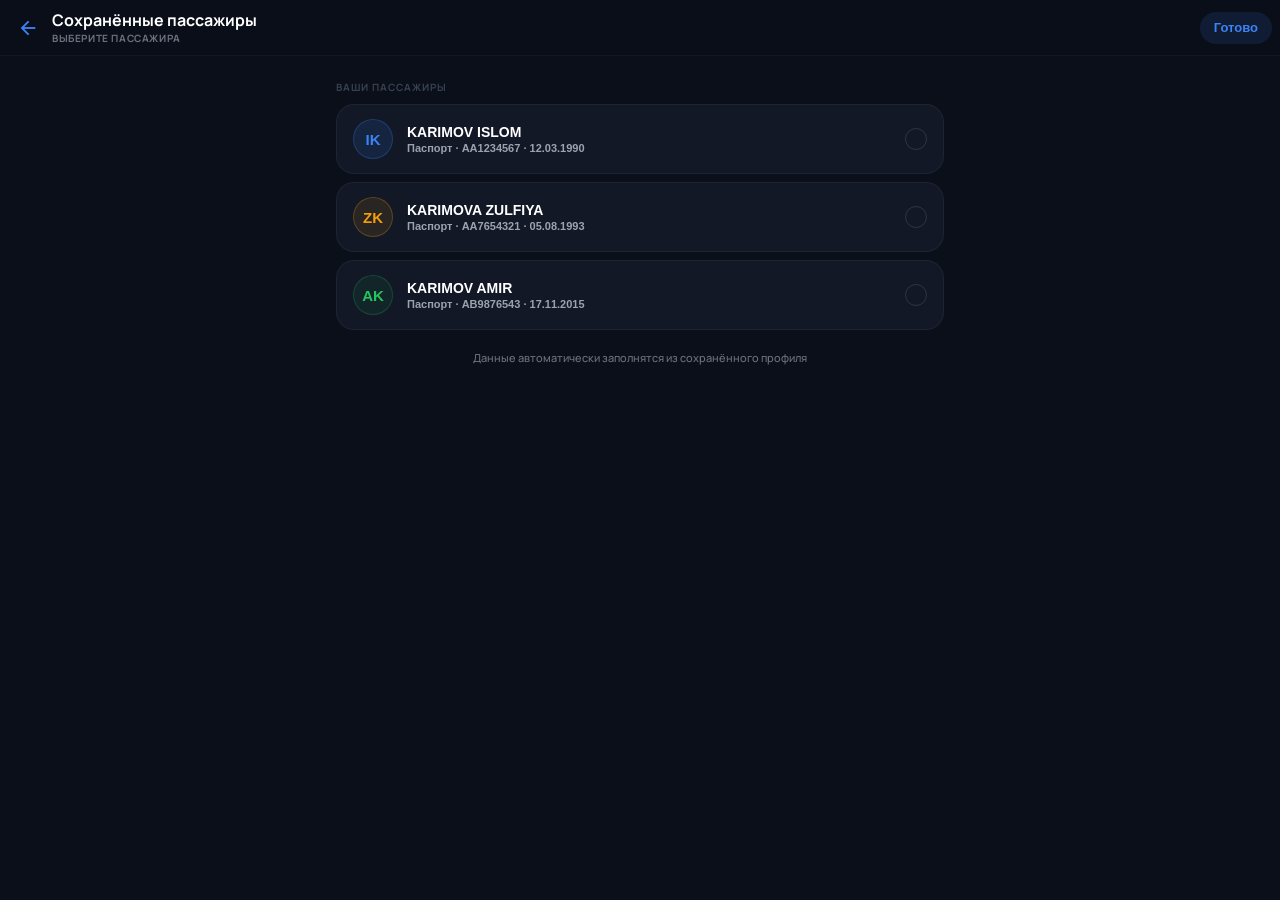
<file: saved_passengers.html>
<!DOCTYPE html>
<html class="dark" lang="ru">
<head>
<meta charset="utf-8"/>
<meta content="width=device-width, initial-scale=1.0, viewport-fit=cover" name="viewport"/>
<title>Click Travel — Сохранённые пассажиры</title>
<link rel="stylesheet" href="design-tokens.css"/>
<link href="https://fonts.googleapis.com/css2?family=Manrope:wght@400;600;700;800&display=swap" rel="stylesheet"/>
<link href="https://fonts.googleapis.com/css2?family=Material+Symbols+Outlined:wght,FILL@100..700,0..1&display=swap" rel="stylesheet"/>
<style>
  * { box-sizing: border-box; margin: 0; padding: 0; }
  html { overflow-y: auto; -webkit-overflow-scrolling: touch; }
  body {
    font-family: var(--font);
    background: var(--c-bg);
    color: var(--c-text);
    min-height: 100dvh;
    padding-bottom: calc(80px + env(safe-area-inset-bottom));
    -webkit-tap-highlight-color: transparent;
  }
  .material-symbols-outlined {
    font-variation-settings: 'FILL' 0, 'wght' 400, 'GRAD' 0, 'opsz' 24;
    display: inline-block; line-height: 1;
  }
  .glass {
    background: var(--glass-bg);
    backdrop-filter: blur(20px);
    -webkit-backdrop-filter: blur(20px);
  }
  .section-label {
    font-size: 10px;
    font-weight: 700;
    text-transform: uppercase;
    letter-spacing: 0.1em;
    color: var(--c-label);
    margin-bottom: 10px;
  }

  /* ── Saved passenger card ── */
  .saved-card {
    background: var(--c-surface);
    border: 1px solid rgba(255,255,255,0.05);
    border-radius: var(--r-card);
    padding: 14px 16px;
    display: flex;
    align-items: center;
    gap: 14px;
    cursor: pointer;
    transition: background 0.15s, border-color 0.15s;
    -webkit-tap-highlight-color: transparent;
    width: 100%;
    text-align: left;
  }
  .saved-card:active { background: var(--c-surface-hi); }
  .saved-card.selected {
    border-color: rgba(59,130,246,0.45);
    background: rgba(59,130,246,0.07);
  }

  .saved-card__avatar {
    width: 40px; height: 40px;
    border-radius: 50%;
    background: rgba(59,130,246,0.12);
    border: 1.5px solid rgba(59,130,246,0.25);
    display: flex; align-items: center; justify-content: center;
    font-size: 15px; font-weight: 800; color: var(--c-accent);
    flex-shrink: 0;
  }
  .saved-card__info { flex: 1; min-width: 0; }
  .saved-card__name {
    font-size: 14px; font-weight: 700; color: #fff;
    white-space: nowrap; overflow: hidden; text-overflow: ellipsis;
  }
  .saved-card__meta {
    font-size: 11px; font-weight: 600; color: var(--c-muted);
    margin-top: 2px; white-space: nowrap; overflow: hidden; text-overflow: ellipsis;
  }
  .saved-card__check {
    width: 22px; height: 22px;
    border-radius: 50%;
    border: 1.5px solid rgba(255,255,255,0.12);
    display: flex; align-items: center; justify-content: center;
    flex-shrink: 0;
    transition: background 0.15s, border-color 0.15s;
  }
  .saved-card__check .material-symbols-outlined {
    font-size: 14px; color: transparent;
    font-variation-settings: 'FILL' 1, 'wght' 700;
    transition: color 0.15s;
  }
  .saved-card.selected .saved-card__check {
    background: rgba(59,130,246,0.2);
    border-color: var(--c-accent);
  }
  .saved-card.selected .saved-card__check .material-symbols-outlined {
    color: var(--c-accent);
  }

  /* ── Empty state ── */
  .empty-state {
    display: flex; flex-direction: column; align-items: center;
    padding: 48px 24px; gap: 12px; text-align: center;
  }
  .empty-state__icon {
    width: 56px; height: 56px;
    border-radius: 50%;
    background: rgba(255,255,255,0.05);
    display: flex; align-items: center; justify-content: center;
  }
  .empty-state__icon .material-symbols-outlined {
    font-size: 28px; color: var(--c-dim);
  }
</style>
</head>
<body>

<!-- ── HEADER ── -->
<header class="glass"
        style="position:fixed;top:0;width:100%;z-index:50;
               height:var(--header-h);display:flex;align-items:center;padding:0 8px;
               border-bottom:1px solid rgba(255,255,255,0.04);">
  <button onclick="window.location.href='passenger_details.html'"
          style="width:40px;height:40px;display:flex;align-items:center;justify-content:center;
                 border:none;background:none;cursor:pointer;border-radius:50%;
                 -webkit-tap-highlight-color:transparent;flex-shrink:0;"
          onpointerdown="this.style.background='rgba(255,255,255,0.08)'"
          onpointerup="this.style.background='none'"
          onpointercancel="this.style.background='none'">
    <span class="material-symbols-outlined" style="color:var(--c-accent);font-size:22px;">arrow_back</span>
  </button>
  <div style="margin-left:4px;flex:1;">
    <div style="font-size:16px;font-weight:700;color:#fff;line-height:1.2;">Сохранённые пассажиры</div>
    <div style="font-size:10px;font-weight:700;text-transform:uppercase;
                letter-spacing:0.06em;color:var(--c-dim);line-height:1.2;margin-top:1px;">
      Выберите пассажира
    </div>
  </div>
  <button onclick="window.location.href='passenger_details.html'"
          style="height:32px;padding:0 14px;
                 display:flex;align-items:center;gap:6px;
                 border:none;background:rgba(59,130,246,0.12);border-radius:var(--r-pill);
                 cursor:pointer;flex-shrink:0;-webkit-tap-highlight-color:transparent;"
          onpointerdown="this.style.background='rgba(59,130,246,0.22)'"
          onpointerup="this.style.background='rgba(59,130,246,0.12)'"
          onpointercancel="this.style.background='rgba(59,130,246,0.12)'">
    <span style="font-size:13px;font-weight:700;color:var(--c-accent);">Готово</span>
  </button>
</header>

<!-- ── PAGE CONTENT ── -->
<div style="padding:var(--content-top) 16px 0;max-width:640px;margin:0 auto;">

  <div style="margin-top:16px;">
    <div class="section-label">Ваши пассажиры</div>
    <div style="display:flex;flex-direction:column;gap:8px;" id="saved-list">

      <!-- Пассажир 1 -->
      <button class="saved-card" onclick="selectSaved(0, this)">
        <div class="saved-card__avatar">IK</div>
        <div class="saved-card__info">
          <div class="saved-card__name">KARIMOV ISLOM</div>
          <div class="saved-card__meta">Паспорт · AA1234567 · 12.03.1990</div>
        </div>
        <div class="saved-card__check">
          <span class="material-symbols-outlined">check</span>
        </div>
      </button>

      <!-- Пассажир 2 -->
      <button class="saved-card" onclick="selectSaved(1, this)">
        <div class="saved-card__avatar" style="background:rgba(245,158,11,0.10);border-color:rgba(245,158,11,0.25);">
          <span style="color:var(--c-warning);">ZK</span>
        </div>
        <div class="saved-card__info">
          <div class="saved-card__name">KARIMOVA ZULFIYA</div>
          <div class="saved-card__meta">Паспорт · AA7654321 · 05.08.1993</div>
        </div>
        <div class="saved-card__check">
          <span class="material-symbols-outlined">check</span>
        </div>
      </button>

      <!-- Пассажир 3 -->
      <button class="saved-card" onclick="selectSaved(2, this)">
        <div class="saved-card__avatar" style="background:rgba(34,197,94,0.08);border-color:rgba(34,197,94,0.22);">
          <span style="color:var(--c-success);">AK</span>
        </div>
        <div class="saved-card__info">
          <div class="saved-card__name">KARIMOV AMIR</div>
          <div class="saved-card__meta">Паспорт · AB9876543 · 17.11.2015</div>
        </div>
        <div class="saved-card__check">
          <span class="material-symbols-outlined">check</span>
        </div>
      </button>

    </div>
  </div>

  <!-- Hint -->
  <p style="font-size:11px;color:var(--c-dim);font-weight:500;
            text-align:center;margin-top:20px;line-height:1.5;">
    Данные автоматически заполнятся из сохранённого профиля
  </p>

</div>

<script>
const MOCK_SAVED = [
  { firstName:'ISLOM',   lastName:'KARIMOV',  gender:'male',   dob:'12.03.1990', citizenship:'UZ', docNum:'AA1234567', docExp:'12.03.2030', type:'adult'  },
  { firstName:'ZULFIYA', lastName:'KARIMOVA', gender:'female', dob:'05.08.1993', citizenship:'UZ', docNum:'AA7654321', docExp:'05.08.2033', type:'adult'  },
  { firstName:'AMIR',    lastName:'KARIMOV',  gender:'male',   dob:'17.11.2015', citizenship:'UZ', docNum:'AB9876543', docExp:'17.11.2028', type:'child'  },
];

function selectSaved(idx, el) {
  document.querySelectorAll('.saved-card').forEach(c => c.classList.remove('selected'));
  el.classList.add('selected');
  const chosen = MOCK_SAVED[idx];
  if (chosen) {
    try { sessionStorage.setItem('ct_saved_passenger', JSON.stringify(chosen)); } catch(e) {}
  }
  setTimeout(() => {
    window.location.href = 'passenger_details.html';
  }, 380);
}
</script>
</body>
</html>
</file>
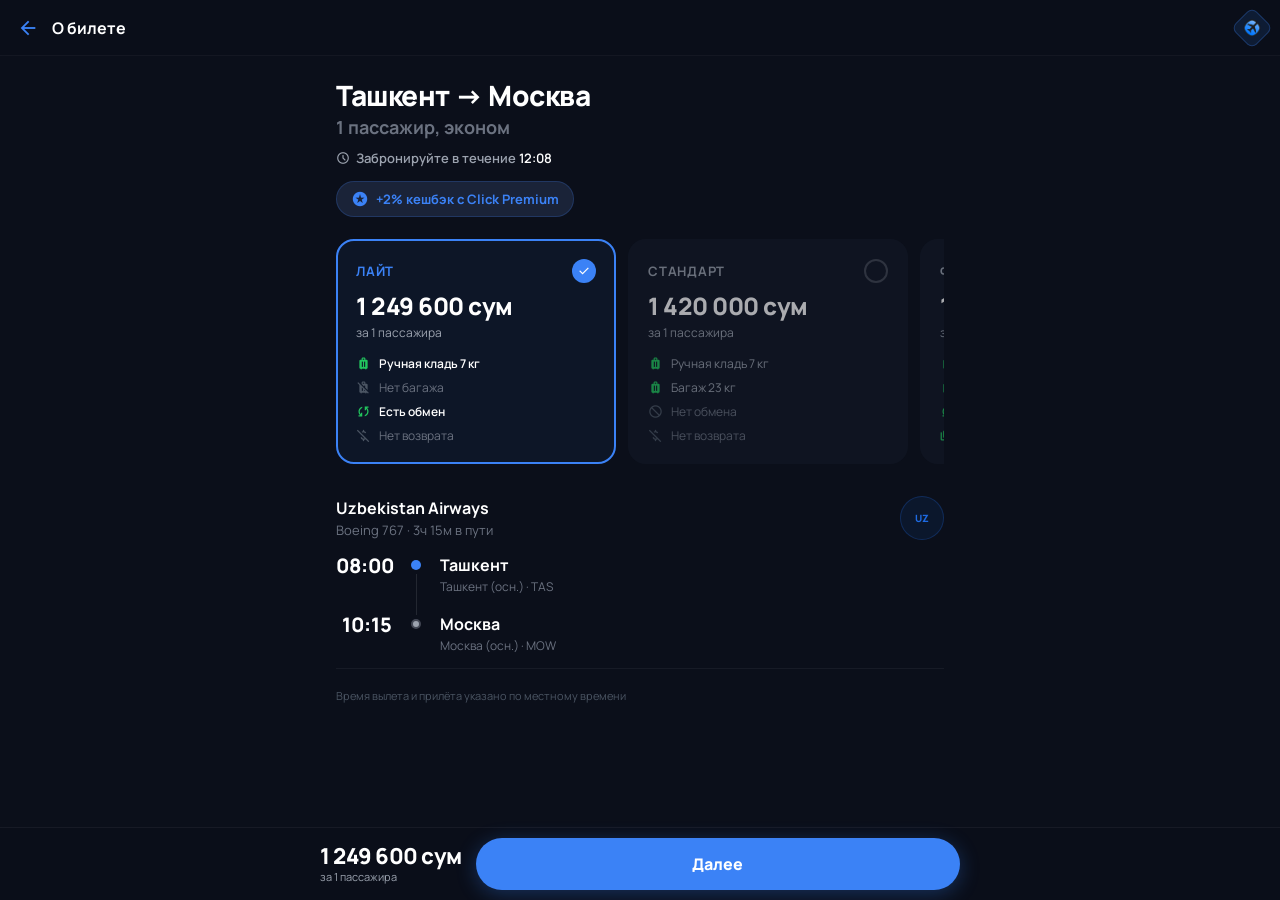
<file: ticket.html>
<!DOCTYPE html>
<html class="dark" lang="ru">
<head>
<meta charset="utf-8"/>
<meta content="width=device-width, initial-scale=1.0, viewport-fit=cover" name="viewport"/>
<title>Click Travel — О билете</title>
<link rel="stylesheet" href="design-tokens.css"/>
<link href="https://fonts.googleapis.com/css2?family=Manrope:wght@400;600;700;800&display=swap" rel="stylesheet"/>
<link href="https://fonts.googleapis.com/css2?family=Material+Symbols+Outlined:wght,FILL@100..700,0..1&display=swap" rel="stylesheet"/>
<style>
  * { box-sizing: border-box; margin: 0; padding: 0; }
  html { overflow-y: auto; -webkit-overflow-scrolling: touch; }
  body {
    font-family: var(--font);
    background: var(--c-bg);
    color: var(--c-text);
    min-height: max(884px, 100dvh);
    padding-bottom: calc(90px + env(safe-area-inset-bottom));
  }
  .material-symbols-outlined {
    font-variation-settings: 'FILL' 0, 'wght' 400, 'GRAD' 0, 'opsz' 24;
    display: inline-block; line-height: 1;
  }
  .glass {
    background: var(--glass-bg);
    backdrop-filter: blur(20px);
    -webkit-backdrop-filter: blur(20px);
  }
  .no-scrollbar::-webkit-scrollbar { display: none; }
  .no-scrollbar { -ms-overflow-style: none; scrollbar-width: none; }
  #fare-carousel { scroll-snap-type: x mandatory; }
  .fare-card { scroll-snap-align: start; }
  .fare-card * { pointer-events: none; }
</style>
</head>
<body>

<!-- ── HEADER ── -->
<header class="glass"
        style="position:fixed;top:0;width:100%;z-index:50;
               height:var(--header-h);display:flex;align-items:center;padding:0 8px;
               border-bottom:1px solid rgba(255,255,255,0.04);">
  <button onclick="window.location.href='results.html'"
          style="width:40px;height:40px;display:flex;align-items:center;justify-content:center;
                 border:none;background:none;cursor:pointer;border-radius:50%;
                 -webkit-tap-highlight-color:transparent;flex-shrink:0;"
          onpointerdown="this.style.background='rgba(255,255,255,0.08)'"
          onpointerup="this.style.background='none'"
          onpointercancel="this.style.background='none'">
    <span class="material-symbols-outlined" style="color:var(--c-accent);font-size:22px;">arrow_back</span>
  </button>
  <span style="font-size:16px;font-weight:700;color:#fff;margin-left:4px;flex:1;">О билете</span>
  <button onclick="openNavMenu()"
          style="width:40px;height:40px;display:flex;align-items:center;justify-content:center;
                 border:none;background:none;cursor:pointer;flex-shrink:0;
                 -webkit-tap-highlight-color:transparent;"
          onpointerdown="this.style.opacity='0.6'"
          onpointerup="this.style.opacity='1'"
          onpointercancel="this.style.opacity='1'">
    <div style="width:30px;height:30px;border-radius:7px;
                background:rgba(59,130,246,0.12);border:1.5px solid rgba(59,130,246,0.28);
                transform:rotate(45deg);display:flex;align-items:center;justify-content:center;
                pointer-events:none;">
      <img src="img/travel_logo.png" alt=""
           style="width:18px;height:18px;object-fit:contain;transform:rotate(-45deg);pointer-events:none;">
    </div>
  </button>
</header>

<!-- ── PAGE CONTENT ── -->
<div style="padding:var(--content-top) 16px 0; max-width:640px; margin:0 auto;">

  <!-- Hero: маршрут + пассажиры -->
  <div style="padding:16px 0 14px;">
    <h1 id="hero-route"
        style="font-size:28px;font-weight:800;color:#fff;line-height:1.1;letter-spacing:-0.5px;">
      Ташкент → Москва
    </h1>
    <div id="hero-sub"
         style="font-size:18px;font-weight:700;color:var(--c-dim);margin-top:4px;">
      1 пассажир, эконом
    </div>
    <div style="display:flex;align-items:center;gap:6px;margin-top:10px;">
      <span class="material-symbols-outlined" style="font-size:14px;color:var(--c-muted);">schedule</span>
      <span id="timer-text"
            style="font-size:13px;font-weight:600;color:var(--c-muted);">
        Забронируйте в течение <span id="countdown" style="color:#fff;">12:09</span>
      </span>
    </div>
  </div>

  <!-- Cashback pill -->
  <div style="display:inline-flex;align-items:center;gap:7px;background:var(--c-surface-accent);
              border:1px solid var(--c-accent-border);border-radius:var(--r-pill);
              padding:8px 14px;margin-bottom:20px;">
    <span class="material-symbols-outlined"
          style="font-size:18px;color:var(--c-accent);font-variation-settings:'FILL' 1;">stars</span>
    <span style="font-size:13px;font-weight:700;color:var(--c-accent);">+2% кешбэк с Click Premium</span>
  </div>

  <!-- ── ТАРИФ (carousel) ── -->
  <div id="fare-carousel"
       class="no-scrollbar"
       style="display:flex;gap:12px;overflow-x:auto;padding:2px 0 8px;margin-bottom:24px;">

    <!-- Лайт -->
    <div class="fare-card" data-fare="lite"
         onclick="selectFare('lite',this)"
         style="flex-shrink:0;width:68vw;max-width:280px;min-width:220px;
                background:rgba(59,130,246,0.06);border-radius:var(--r-card);padding:18px;
                border:2px solid var(--c-accent);cursor:pointer;
                transition:border-color 0.2s,opacity 0.2s;
                -webkit-tap-highlight-color:transparent;">
      <div style="display:flex;justify-content:space-between;align-items:center;margin-bottom:6px;">
        <span style="font-size:13px;font-weight:700;color:var(--c-accent);text-transform:uppercase;letter-spacing:0.06em;">Лайт</span>
        <div class="fare-check"
             style="width:24px;height:24px;border-radius:50%;background:var(--c-accent);
                    display:flex;align-items:center;justify-content:center;">
          <span class="material-symbols-outlined" style="font-size:14px;color:#fff;">check</span>
        </div>
      </div>
      <div class="fare-price" style="font-size:24px;font-weight:800;color:#fff;letter-spacing:-0.5px;margin-bottom:2px;"></div>
      <div class="fare-pax"   style="font-size:12px;color:var(--c-muted);margin-bottom:14px;"></div>
      <div style="display:flex;flex-direction:column;gap:7px;">
        <div style="display:flex;align-items:center;gap:8px;">
          <span class="material-symbols-outlined" style="font-size:15px;color:var(--c-success);font-variation-settings:'FILL' 1;">luggage</span>
          <span style="font-size:12px;font-weight:600;color:#fff;">Ручная кладь 7 кг</span>
        </div>
        <div style="display:flex;align-items:center;gap:8px;">
          <span class="material-symbols-outlined" style="font-size:15px;color:var(--c-dimmer);font-variation-settings:'FILL' 1;">no_luggage</span>
          <span style="font-size:12px;color:var(--c-dim);">Нет багажа</span>
        </div>
        <div style="display:flex;align-items:center;gap:8px;">
          <span class="material-symbols-outlined" style="font-size:15px;color:var(--c-success);">sync</span>
          <span style="font-size:12px;font-weight:600;color:#fff;">Есть обмен</span>
        </div>
        <div style="display:flex;align-items:center;gap:8px;">
          <span class="material-symbols-outlined" style="font-size:15px;color:var(--c-dimmer);">money_off</span>
          <span style="font-size:12px;color:var(--c-dim);">Нет возврата</span>
        </div>
      </div>
    </div>

    <!-- Стандарт -->
    <div class="fare-card" data-fare="standard"
         onclick="selectFare('standard',this)"
         style="flex-shrink:0;width:68vw;max-width:280px;min-width:220px;
                background:var(--c-surface);border-radius:var(--r-card);padding:18px;
                border:2px solid transparent;cursor:pointer;opacity:0.65;
                transition:border-color 0.2s,opacity 0.2s;
                -webkit-tap-highlight-color:transparent;">
      <div style="display:flex;justify-content:space-between;align-items:center;margin-bottom:6px;">
        <span style="font-size:13px;font-weight:700;color:var(--c-muted);text-transform:uppercase;letter-spacing:0.06em;">Стандарт</span>
        <div class="fare-check"
             style="width:24px;height:24px;border-radius:50%;border:2px solid #424754;"></div>
      </div>
      <div class="fare-price" style="font-size:24px;font-weight:800;color:#fff;letter-spacing:-0.5px;margin-bottom:2px;"></div>
      <div class="fare-pax"   style="font-size:12px;color:var(--c-muted);margin-bottom:14px;"></div>
      <div style="display:flex;flex-direction:column;gap:7px;">
        <div style="display:flex;align-items:center;gap:8px;">
          <span class="material-symbols-outlined" style="font-size:15px;color:var(--c-success);font-variation-settings:'FILL' 1;">luggage</span>
          <span style="font-size:12px;color:var(--c-muted);">Ручная кладь 7 кг</span>
        </div>
        <div style="display:flex;align-items:center;gap:8px;">
          <span class="material-symbols-outlined" style="font-size:15px;color:var(--c-success);font-variation-settings:'FILL' 1;">luggage</span>
          <span style="font-size:12px;color:var(--c-muted);">Багаж 23 кг</span>
        </div>
        <div style="display:flex;align-items:center;gap:8px;">
          <span class="material-symbols-outlined" style="font-size:15px;color:var(--c-dimmer);">block</span>
          <span style="font-size:12px;color:var(--c-dim);">Нет обмена</span>
        </div>
        <div style="display:flex;align-items:center;gap:8px;">
          <span class="material-symbols-outlined" style="font-size:15px;color:var(--c-dimmer);">money_off</span>
          <span style="font-size:12px;color:var(--c-dim);">Нет возврата</span>
        </div>
      </div>
    </div>

    <!-- Флекс -->
    <div class="fare-card" data-fare="flex"
         onclick="selectFare('flex',this)"
         style="flex-shrink:0;width:68vw;max-width:280px;min-width:220px;
                background:var(--c-surface);border-radius:var(--r-card);padding:18px;
                border:2px solid transparent;cursor:pointer;opacity:0.65;
                transition:border-color 0.2s,opacity 0.2s;
                -webkit-tap-highlight-color:transparent;">
      <div style="display:flex;justify-content:space-between;align-items:center;margin-bottom:6px;">
        <span style="font-size:13px;font-weight:700;color:var(--c-muted);text-transform:uppercase;letter-spacing:0.06em;">Флекс</span>
        <div class="fare-check"
             style="width:24px;height:24px;border-radius:50%;border:2px solid #424754;"></div>
      </div>
      <div class="fare-price" style="font-size:24px;font-weight:800;color:#fff;letter-spacing:-0.5px;margin-bottom:2px;"></div>
      <div class="fare-pax"   style="font-size:12px;color:var(--c-muted);margin-bottom:14px;"></div>
      <div style="display:flex;flex-direction:column;gap:7px;">
        <div style="display:flex;align-items:center;gap:8px;">
          <span class="material-symbols-outlined" style="font-size:15px;color:var(--c-success);font-variation-settings:'FILL' 1;">luggage</span>
          <span style="font-size:12px;color:var(--c-muted);">Ручная кладь 7 кг</span>
        </div>
        <div style="display:flex;align-items:center;gap:8px;">
          <span class="material-symbols-outlined" style="font-size:15px;color:var(--c-success);font-variation-settings:'FILL' 1;">luggage</span>
          <span style="font-size:12px;color:var(--c-muted);">Багаж 2×23 кг</span>
        </div>
        <div style="display:flex;align-items:center;gap:8px;">
          <span class="material-symbols-outlined" style="font-size:15px;color:var(--c-success);">sync</span>
          <span style="font-size:12px;color:var(--c-muted);">Есть обмен</span>
        </div>
        <div style="display:flex;align-items:center;gap:8px;">
          <span class="material-symbols-outlined" style="font-size:15px;color:var(--c-success);">payments</span>
          <span style="font-size:12px;color:var(--c-muted);">Возврат без штрафа</span>
        </div>
      </div>
    </div>

  </div><!-- /fare-carousel -->

  <!-- ── ТУДА / ОБРАТНО ПЕРЕКЛЮЧАТЕЛЬ (только для RT) ── -->
  <div id="leg-switcher" style="display:none;margin-bottom:18px;">
    <div style="display:inline-flex;background:var(--c-surface);border-radius:var(--r-pill);padding:4px;gap:4px;">
      <button id="leg-dep" data-leg="dep" onclick="switchLeg('dep')"
              style="border:none;border-radius:var(--r-pill);padding:9px 20px;cursor:pointer;
                     font-family:var(--font);font-size:14px;font-weight:700;
                     background:#fff;color:#0b0f1a;
                     transition:background 0.2s,color 0.2s;
                     -webkit-tap-highlight-color:transparent;">
        Туда
      </button>
      <button id="leg-ret" data-leg="ret" onclick="switchLeg('ret')"
              style="border:none;border-radius:var(--r-pill);padding:9px 20px;cursor:pointer;
                     font-family:var(--font);font-size:14px;font-weight:700;
                     background:transparent;color:var(--c-dim);
                     transition:background 0.2s,color 0.2s;
                     -webkit-tap-highlight-color:transparent;">
        Обратно
      </button>
    </div>
  </div>

  <!-- ── ДЕТАЛИ РЕЙСА (вертикальный таймлайн) ── -->
  <div id="flight-detail">

    <!-- Авиакомпания -->
    <div style="display:flex;align-items:center;justify-content:space-between;margin-bottom:16px;">
      <div>
        <div id="tl-airline" style="font-size:16px;font-weight:700;color:#fff;">Uzbekistan Airways</div>
        <div id="tl-info"    style="font-size:13px;color:var(--c-dim);margin-top:2px;">Boeing 767 · 3ч 15м в пути</div>
      </div>
      <div id="tl-badge"
           style="width:44px;height:44px;border-radius:50%;background:#1E6AE118;
                  border:1px solid #1E6AE140;display:flex;align-items:center;
                  justify-content:center;font-size:10px;font-weight:800;color:#1E6AE1;flex-shrink:0;">
        UZ
      </div>
    </div>

    <!-- Timeline строки -->
    <div id="tl-stops-container">
      <!-- Outbound direct — пример. JS перезаписывает -->
    </div>

    <!-- Дисклеймер -->
    <div style="margin-top:14px;padding-top:14px;border-top:1px solid rgba(255,255,255,0.05);">
      <span style="font-size:11px;color:var(--c-dimmer);">Время вылета и прилёта указано по местному времени</span>
    </div>

  </div><!-- /flight-detail -->

</div><!-- /page content -->

<!-- ── BOTTOM ACTION BAR ── -->
<div class="glass"
     style="position:fixed;bottom:env(safe-area-inset-bottom, 0px);
            left:0;width:100%;z-index:50;
            border-top:1px solid rgba(255,255,255,0.05);padding:10px 16px;">
  <div style="max-width:640px;margin:0 auto;display:flex;align-items:center;gap:14px;">
    <div>
      <div id="bar-price"
           style="font-size:22px;font-weight:800;color:#fff;line-height:1;letter-spacing:-0.5px;"></div>
      <div id="bar-sub"
           style="font-size:11px;color:var(--c-muted);margin-top:2px;">за 1 пассажира</div>
    </div>
    <button onclick="goToPassengers()"
            style="flex:1;height:var(--btn-h);background:var(--c-accent);border:none;border-radius:var(--r-pill);
                   font-family:var(--font);font-size:16px;font-weight:800;color:#fff;
                   cursor:pointer;box-shadow:var(--btn-shadow);
                   -webkit-tap-highlight-color:transparent;transition:transform 0.1s;"
            onpointerdown="this.style.transform='scale(0.98)'"
            onpointerup="this.style.transform='scale(1)'"
            onpointercancel="this.style.transform='scale(1)'">
      Далее
    </button>
  </div>
</div>


<script>
// ─── Helpers ──────────────────────────────────────────────────────────────────
const MS_SHORT = ['Янв','Фев','Мар','Апр','Май','Июн','Июл','Авг','Сен','Окт','Ноя','Дек'];
const MS_GEN   = ['Января','Февраля','Марта','Апреля','Мая','Июня','Июля','Августа',
                  'Сентября','Октября','Ноября','Декабря'];

function fmtM(n) {
  // "1 420 000 сум."
  return n.toLocaleString('ru-RU').replace(/\u00A0/g,' ') + ' сум';
}
function fmtDate(d) {
  return `${d.getDate()} ${MS_SHORT[d.getMonth()]}`;
}

// ─── State ────────────────────────────────────────────────────────────────────
let basePrice   = 1420000;
const fareMulti = { lite: 0.88, standard: 1.0, flex: 1.22 };
let selFare     = 'lite';
let numPax      = 1;

function perPax()  { return Math.round(basePrice * fareMulti[selFare]); }
function total()   { return perPax() * numPax; }

function renderPrices() {
  // Fare cards
  document.querySelectorAll('.fare-card').forEach(c => {
    const pr = Math.round(basePrice * fareMulti[c.dataset.fare]);
    const pp = c.querySelector('.fare-price');
    const pl = c.querySelector('.fare-pax');
    if (pp) pp.textContent = fmtM(pr);
    if (pl) pl.textContent = `за 1 пассажира`;
  });
  // Bottom bar
  document.getElementById('bar-price').textContent = fmtM(total());
  document.getElementById('bar-sub').textContent   =
    numPax === 1 ? 'за 1 пассажира'
    : numPax < 5 ? `за ${numPax} пассажира`
    :              `за ${numPax} пассажиров`;
}

// ─── Go to passengers ─────────────────────────────────────────────────────────
window.goToPassengers = function() {
  try {
    sessionStorage.setItem('ct_fare', JSON.stringify({
      name:   selFare,
      price:  total(),
      perPax: perPax(),
    }));
  } catch(e) {}
  window.location.href = 'passenger_details.html';
};

// ─── Fare select ──────────────────────────────────────────────────────────────
window.selectFare = function(key) {
  selFare = key;
  document.querySelectorAll('.fare-card').forEach(c => {
    const active = c.dataset.fare === key;
    c.style.borderColor = active ? '#3B82F6'                : 'transparent';
    c.style.background  = active ? 'rgba(59,130,246,0.06)' : '#121826';
    c.style.opacity     = active ? '1'                     : '0.65';
    const chk  = c.querySelector('.fare-check');
    const name = c.querySelector('[style*="text-transform:uppercase"]');
    if (chk) {
      chk.style.background  = active ? '#3B82F6'    : 'transparent';
      chk.style.border      = active ? 'none'       : '2px solid #424754';
      chk.innerHTML = active
        ? '<span class="material-symbols-outlined" style="font-size:14px;color:#fff;">check</span>'
        : '';
    }
    if (name) name.style.color = active ? '#3B82F6' : '#9CA3AF';
  });
  renderPrices();
};

// ─── Timeline builder ─────────────────────────────────────────────────────────
function buildTimeline(segments) {
  // segments: [{time, date, city, airport, iata}]
  // Plus optional layovers between them
  const wrap = document.getElementById('tl-stops-container');
  let html = '';

  segments.forEach((seg, i) => {
    const isLast = i === segments.length - 1;
    html += `
      <div style="display:flex;gap:16px;margin-bottom:${isLast ? '0' : '0'};">
        <!-- Left: time + date -->
        <div style="flex-shrink:0;width:56px;text-align:right;">
          <div style="font-size:20px;font-weight:800;color:#fff;line-height:1;">${seg.time}</div>
          <div style="font-size:11px;color:var(--c-dim);margin-top:2px;">${seg.date}</div>
        </div>
        <!-- Timeline dot + line -->
        <div style="display:flex;flex-direction:column;align-items:center;flex-shrink:0;width:16px;">
          <div style="width:10px;height:10px;border-radius:50%;
                      background:${i===0?'#3B82F6':'#9CA3AF'};
                      border:${i===0?'none':'2px solid #424754'};
                      flex-shrink:0;margin-top:4px;"></div>
          ${!isLast ? `<div style="width:1px;flex:1;min-height:40px;background:rgba(255,255,255,0.1);margin-top:4px;"></div>` : ''}
        </div>
        <!-- Right: city + airport -->
        <div style="flex:1;padding-bottom:${isLast?'0':'20px'};">
          <div style="font-size:16px;font-weight:700;color:#fff;line-height:1.2;">${seg.city}</div>
          <div style="font-size:12px;color:var(--c-dim);margin-top:3px;">${seg.airport} · ${seg.iata}</div>
        </div>
      </div>
      ${seg.layover ? `
      <!-- Layover pill -->
      <div style="display:flex;gap:16px;margin-bottom:0;">
        <div style="width:56px;"></div>
        <div style="width:16px;display:flex;justify-content:center;">
          <div style="width:1px;height:100%;background:rgba(255,255,255,0.1);"></div>
        </div>
        <div style="flex:1;padding:10px 0 10px;">
          <div style="display:inline-flex;align-items:center;gap:6px;
                      background:rgba(245,158,11,0.08);border:1px solid rgba(245,158,11,0.2);
                      border-radius:10px;padding:7px 12px;">
            <span class="material-symbols-outlined" style="font-size:14px;color:#F59E0B;">schedule</span>
            <span style="font-size:12px;font-weight:700;color:#F59E0B;">${seg.layover}</span>
          </div>
        </div>
      </div>` : ''}`;
  });

  wrap.innerHTML = html;
}

// ─── Leg data ─────────────────────────────────────────────────────────────────
let legDep = null;
let legRet = null;
let activeLeg = 'dep';

function showLeg(leg) {
  activeLeg = leg;
  const d = leg === 'dep' ? legDep : legRet;
  if (!d) return;

  document.getElementById('tl-airline').textContent = d.airlineName;
  document.getElementById('tl-info').textContent    = `${d.aircraft} · ${d.duration} в пути`;
  document.getElementById('tl-badge').textContent   = d.airlineCode;
  document.getElementById('tl-badge').style.color        = d.airlineColor;
  document.getElementById('tl-badge').style.background   = d.airlineColor + '18';
  document.getElementById('tl-badge').style.borderColor  = d.airlineColor + '40';

  buildTimeline(d.segments);

  // Leg switcher highlight
  ['dep','ret'].forEach(k => {
    const btn = document.getElementById(`leg-${k}`);
    if (!btn) return;
    const active = k === leg;
    btn.style.background = active ? '#fff'       : 'transparent';
    btn.style.color      = active ? '#0b0f1a'    : '#6B7280';
  });
}

window.switchLeg = function(leg) { showLeg(leg); };

// ─── Countdown ────────────────────────────────────────────────────────────────
(function() {
  let secs = 12 * 60 + 9;
  const el = document.getElementById('countdown');
  setInterval(() => {
    if (secs <= 0 || !el) return;
    secs--;
    const m = String(Math.floor(secs / 60)).padStart(2,'0');
    const s = String(secs % 60).padStart(2,'0');
    el.textContent = `${m}:${s}`;
  }, 1000);
})();

// ─── Init ─────────────────────────────────────────────────────────────────────
(function init() {
  let f = {}, search = {};
  try { f      = JSON.parse(sessionStorage.getItem('ct_flight') || '{}'); } catch(e) {}
  try { search = JSON.parse(sessionStorage.getItem('ct_search') || '{}'); } catch(e) {}

  basePrice = f.price || 1420000;
  const from = search.from || f.from || { name:'Ташкент', code:'TAS' };
  const to   = search.to   || f.to   || { name:'Москва',  code:'MOW' };
  const dep  = search.depDate ? new Date(search.depDate) : null;
  const ret  = search.retDate ? new Date(search.retDate) : null;

  // Passengers
  const paxObj = search.pax || { adults:1, children:0, infants:0 };
  numPax = (paxObj.adults||1) + (paxObj.children||0) + (paxObj.infants||0);
  const cls = search.cls === 'business' ? 'бизнес' : 'эконом';
  const paxLabel = numPax === 1 ? '1 пассажир' : numPax < 5 ? `${numPax} пассажира` : `${numPax} пассажиров`;

  // Hero
  document.getElementById('hero-route').textContent = `${from.name} → ${to.name}`;
  document.getElementById('hero-sub').textContent   = `${paxLabel}, ${cls}`;

  // Build leg data for outbound
  legDep = {
    airlineName:  f.airlineName  || 'Uzbekistan Airways',
    airlineCode:  f.airlineCode  || 'UZ',
    airlineColor: f.airlineColor || '#1E6AE1',
    aircraft:     'Boeing 767',
    duration:     f.duration || '3ч 15м',
    segments: f.stops && f.stops.count
      ? [
          { time: f.dep||'08:00', date: dep ? fmtDate(dep) : '', city: from.name, airport: from.name + ' (осн.)',        iata: from.code||'TAS', layover: null },
          { time: '—',            date: '',                       city: f.stops.city||'Стамбул', airport: 'Аэропорт',   iata: 'IST', layover: `Пересадка ${f.stops.layover||'2ч 30м'}` },
          { time: f.arr||'10:15', date: dep ? fmtDate(dep) : '', city: to.name,   airport: to.name + ' (осн.)',          iata: to.code||'MOW',   layover: null },
        ]
      : [
          { time: f.dep||'08:00', date: dep ? fmtDate(dep) : '', city: from.name, airport: from.name + ' (осн.)', iata: from.code||'TAS', layover: null },
          { time: f.arr||'10:15', date: dep ? fmtDate(dep) : '', city: to.name,   airport: to.name + ' (осн.)',   iata: to.code||'MOW',   layover: null },
        ],
  };

  // Build leg data for return (mock — direct flight back)
  if (ret) {
    legRet = {
      airlineName:  'Аэрофлот',
      airlineCode:  'SU',
      airlineColor: '#C62828',
      aircraft:     'Airbus A320',
      duration:     '3ч 15м',
      segments: [
        { time: '14:30', date: fmtDate(ret), city: to.name,   airport: to.name + ' (осн.)', iata: to.code||'MOW', layover: null },
        { time: '18:45', date: fmtDate(ret), city: from.name, airport: from.name + ' (осн.)', iata: from.code||'TAS', layover: null },
      ],
    };
  }

  // RT switcher
  if (ret) {
    const sw = document.getElementById('leg-switcher');
    sw.style.display = 'block';
    document.getElementById('leg-dep').textContent = `Туда ${dep ? fmtDate(dep) : ''}`;
    document.getElementById('leg-ret').textContent = `Обратно ${fmtDate(ret)}`;
  }

  // Show outbound
  showLeg('dep');

  // Prices
  renderPrices();
})();
</script>
<script src="js/nav-menu.js"></script>
</body>
</html>
</file>
<file: design-tokens.css>
/*
 * ═══════════════════════════════════════════════════════════
 *  Click Travel — Design Tokens
 *  Единственный источник правды по дизайн-системе продукта.
 *  Изменяй здесь — применится везде.
 * ═══════════════════════════════════════════════════════════
 */

:root {

  /* ── Цвета (Colors) ─────────────────────────────────────── */

  /* Фоны */
  --c-bg:        #0b0f1a;   /* основной фон страницы */
  --c-bg-deep:   #080d18;   /* углублённый фон (поля ввода) */
  --c-surface:   #121826;   /* карточки, шиты */
  --c-surface-hi:#1a2035;   /* hover/active поверхность */
  --c-surface-accent: #1a2338; /* акцентный фон (кешбэк-пилл) */

  /* Границы */
  --c-border:    rgba(255,255,255,0.04);  /* дефолтная граница */
  --c-border-md: rgba(255,255,255,0.06);  /* средняя (поля ввода) */
  --c-border-hi: rgba(255,255,255,0.08);  /* заметная */

  /* Текст */
  --c-text:      #dfe2f2;   /* основной текст */
  --c-muted:     #9CA3AF;   /* приглушённый (подписи) */
  --c-dim:       #6B7280;   /* совсем тихий (мета-текст) */
  --c-dimmer:    #4B5563;   /* неактивные иконки */
  --c-label:     #374151;   /* лейблы секций */

  /* Акцент */
  --c-accent:    #3B82F6;                   /* бренд-синий */
  --c-accent-bg: rgba(59,130,246,0.06);     /* акцентный тинт-фон */
  --c-accent-border: rgba(59,130,246,0.22); /* акцентная граница */
  --c-accent-shadow: rgba(59,130,246,0.3);  /* тень кнопок */

  /* Статусы */
  --c-success:   #22C55E;   /* зелёный */
  --c-warning:   #F59E0B;   /* жёлтый (пересадки, таймер) */
  --c-error:     #EF4444;   /* красный */

  /* Glass-эффект */
  --glass-bg:    rgba(11,15,26,0.9);


  /* ── Типографика (Typography) ──────────────────────────── */

  --font: 'Manrope', sans-serif;

  /* Размеры — только для справки, не используются напрямую
     Не менять без обновления всех файлов.
     --text-xs:   9px   навбар-лейблы
     --text-sm:  10px   секционные лейблы, uppercase
     --text-base:11px   вторичный мета
     --text-md:  12px   вспомогательный
     --text-body:13px   основной вспомогательный
     --text-lg:  14px   заголовки карточек
     --text-xl:  16px   заголовки экрана, инпуты
     --text-2xl: 18px   подзаголовок hero
     --text-3xl: 22px   времена рейса, цены
     --text-4xl: 28px   hero-маршрут
  */

  /* Веса шрифтов — только для справки
     400 — regular
     600 — semibold
     700 — bold (основной)
     800 — extrabold (заголовки, цены)
  */


  /* ── Радиусы (Border Radius) ───────────────────────────── */

  --r-sm:    10px;    /* мелкие элементы (layover pill) */
  --r-md:    14px;    /* промо-инпут */
  --r-card:  18px;    /* карточки рейса, сводка, тарифы */
  --r-sheet: 24px;    /* bottom sheets */
  --r-pill:  999px;   /* пилли, кнопки, теги */


  /* ── Размеры (Sizing) ──────────────────────────────────── */

  --header-h:    56px;   /* высота хедера */
  --content-top: 64px;   /* padding-top контента под fixed-хедером */
  --btn-h:       52px;   /* высота CTA-кнопок */
  --field-h:     56px;   /* высота полей ввода (форма пассажира) */
  --nav-clearance: calc(60px + env(safe-area-inset-bottom, 0px));
                          /* отступ action bar над навигацией */


  /* ── Тени (Shadows) ────────────────────────────────────── */

  --btn-shadow:  0 4px 20px rgba(59,130,246,0.3);  /* тень акцент-кнопки */
  --sheet-shadow: 0 -12px 48px rgba(0,0,0,0.75);   /* тень bottom sheet */


  /* ── Анимации (Motion) ─────────────────────────────────── */

  --ease-sheet: cubic-bezier(0.32, 0.72, 0, 1);   /* движок bottom sheet */
  --duration-fast: 0.15s;
  --duration-med:  0.2s;

}
</file>
